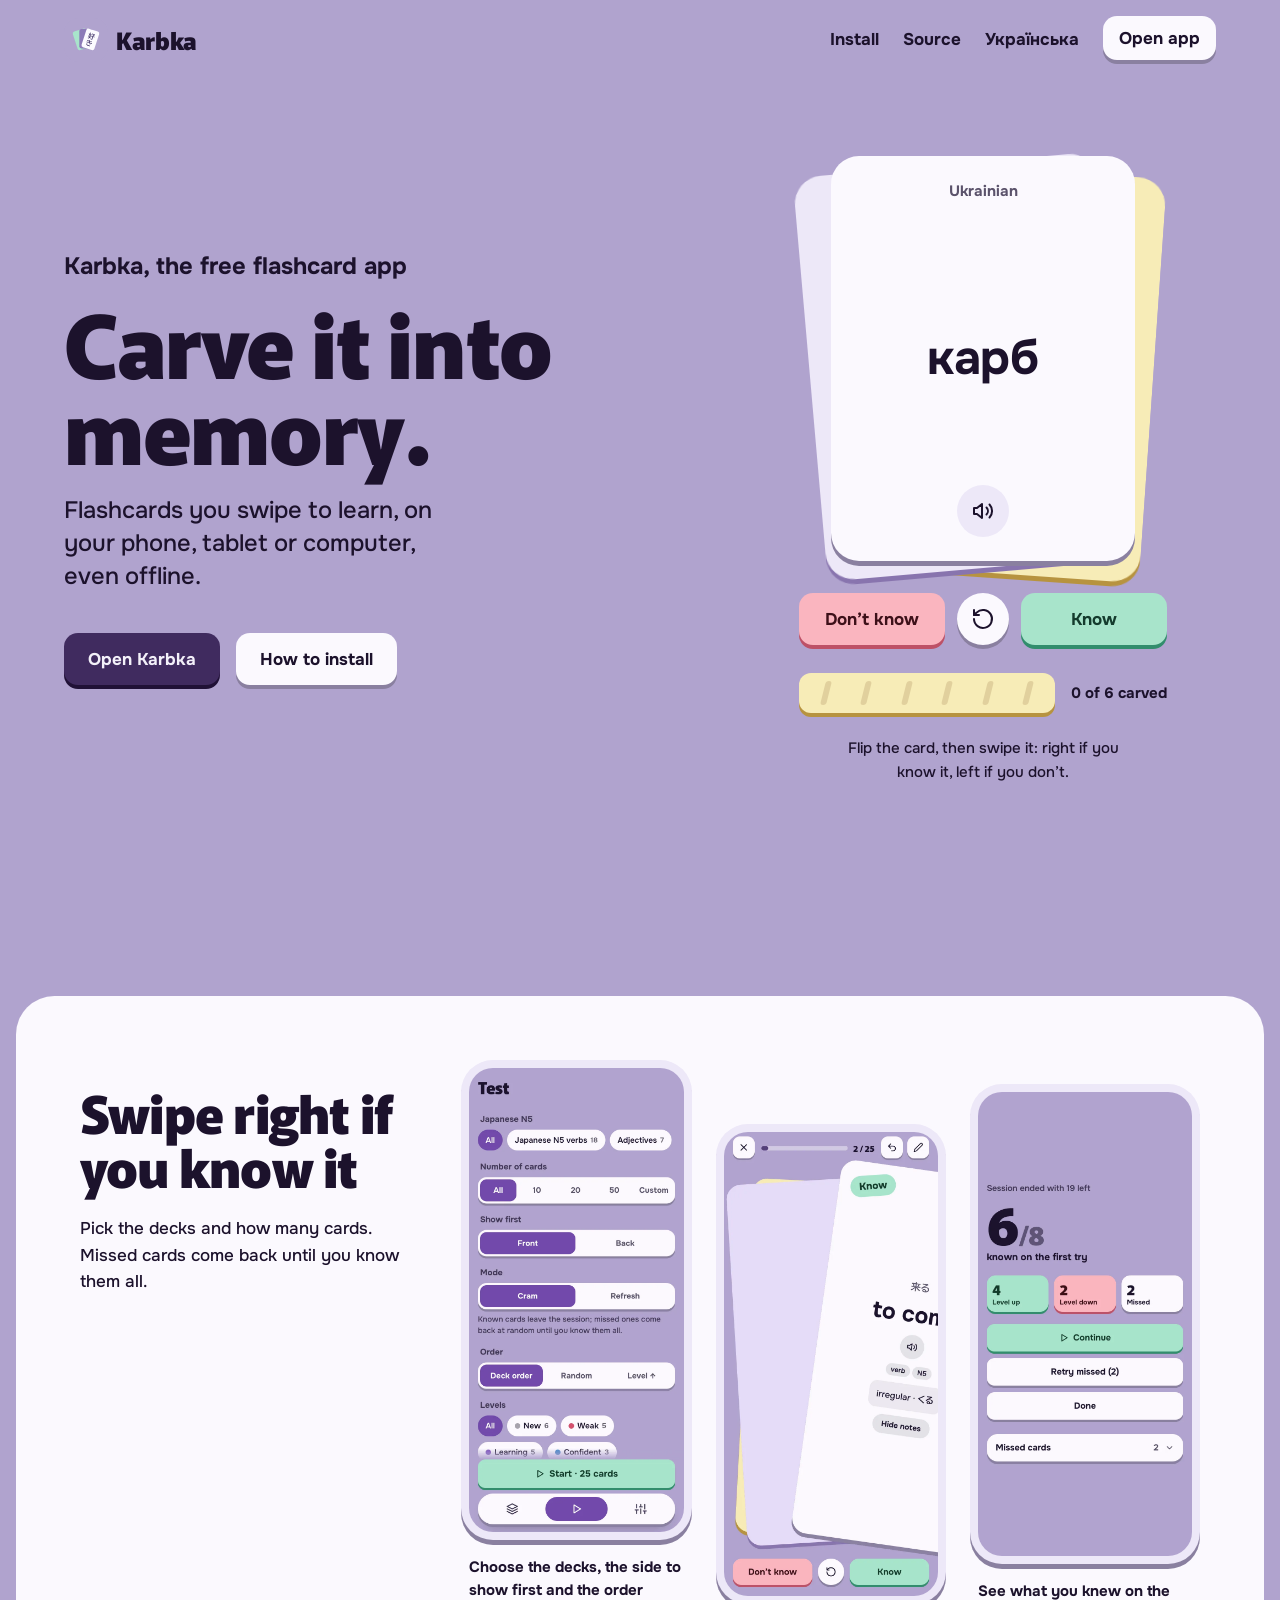
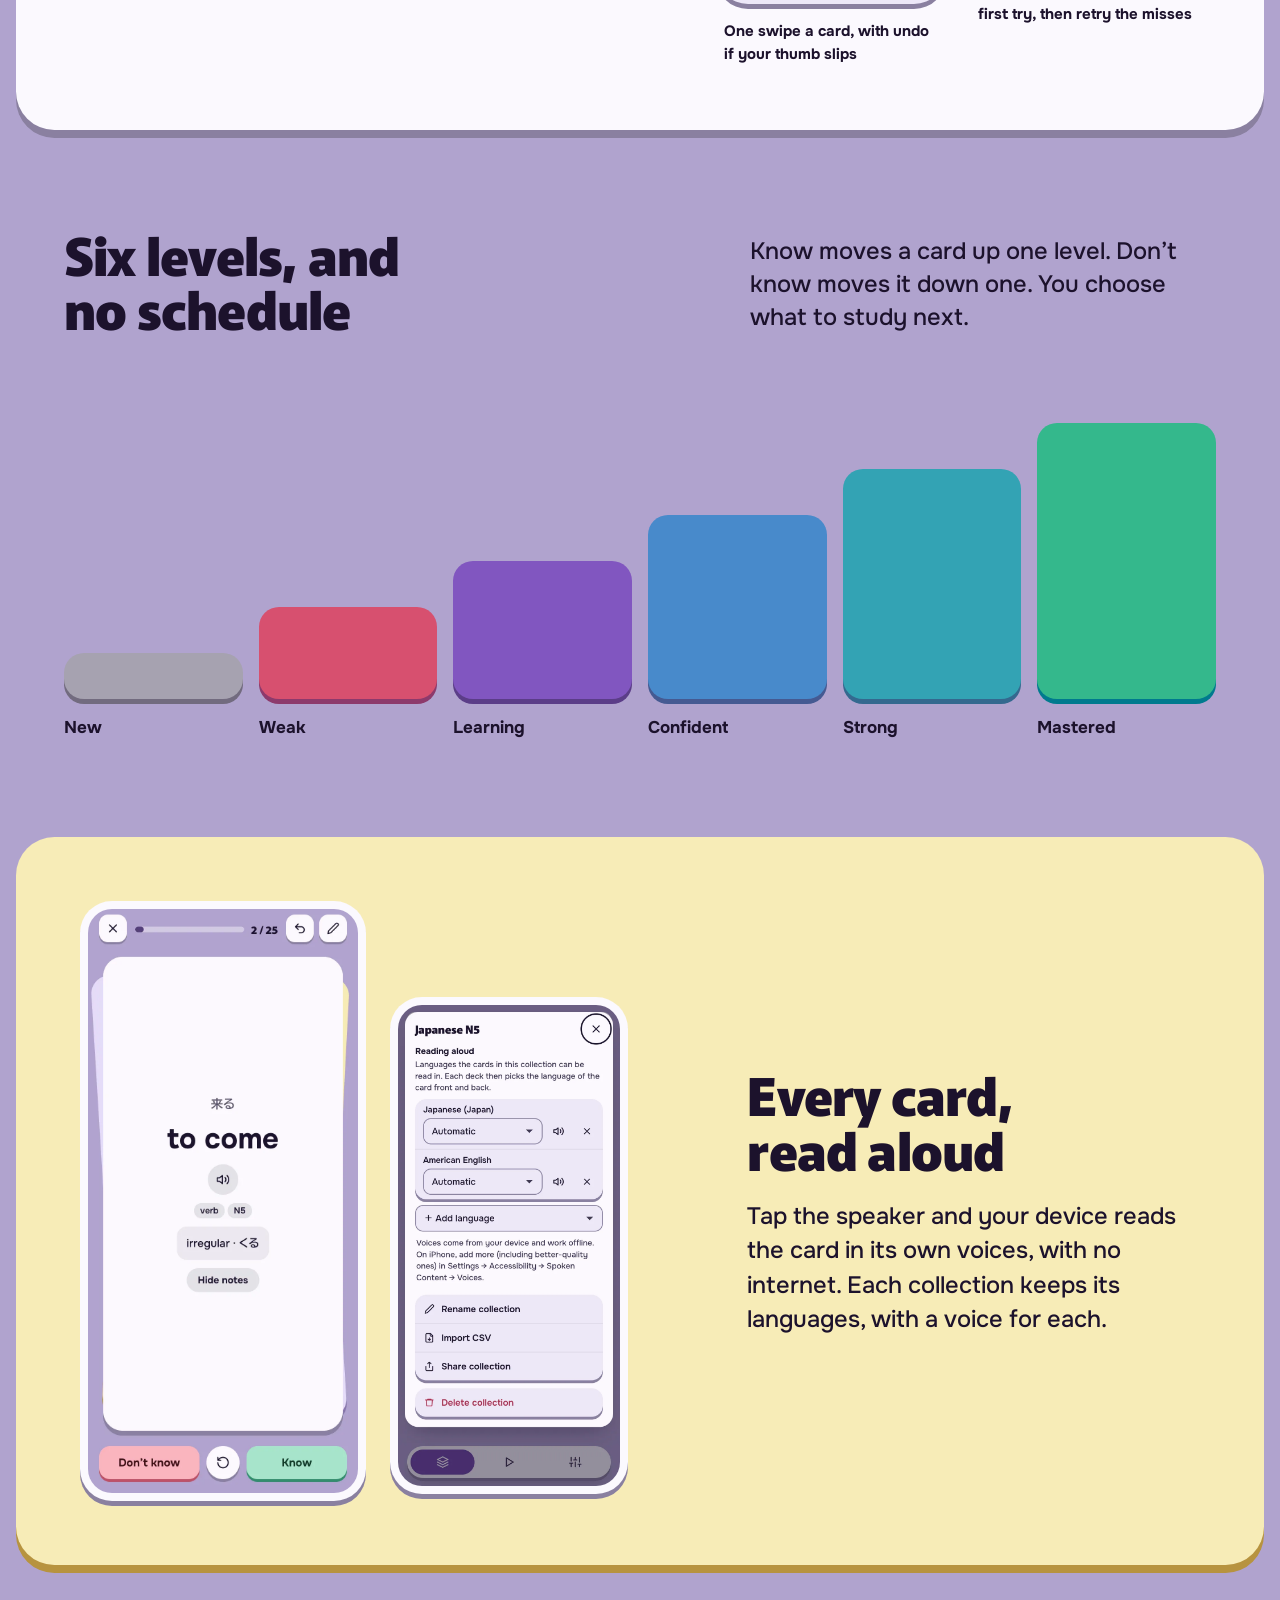
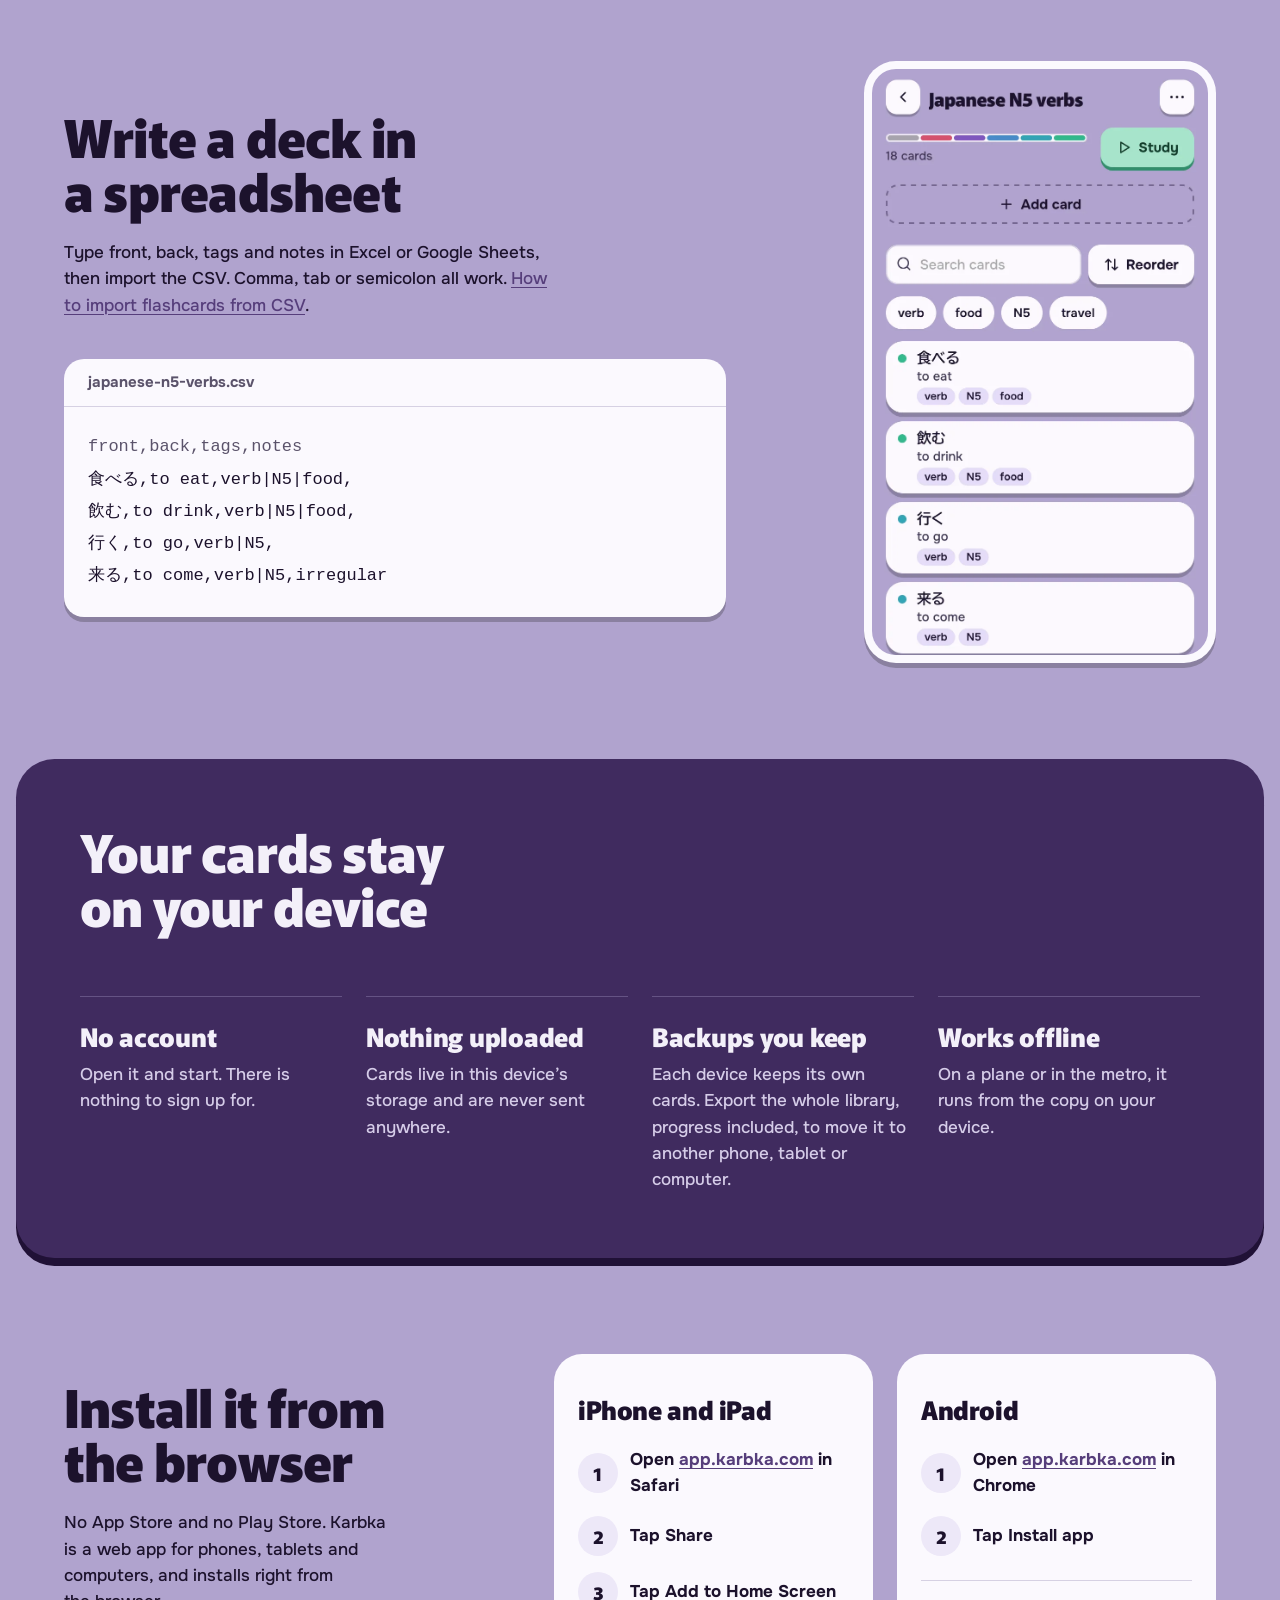
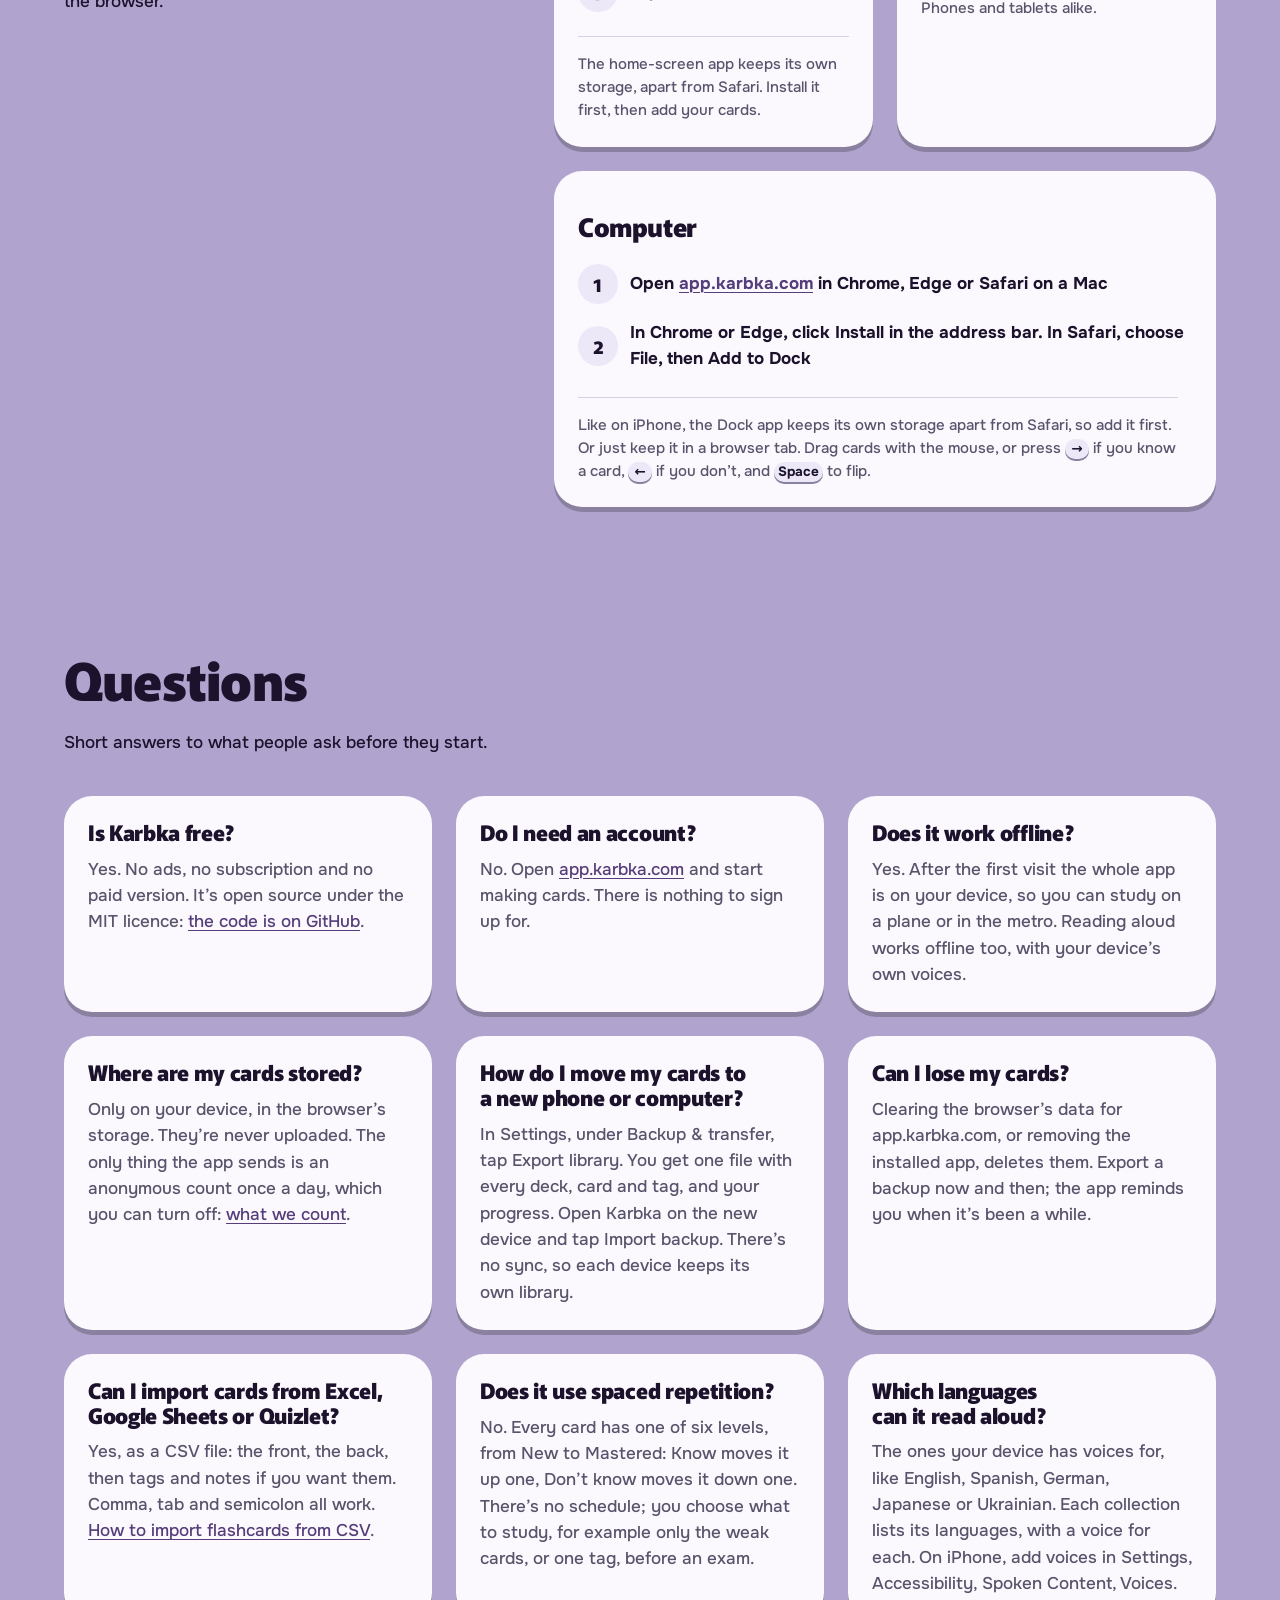
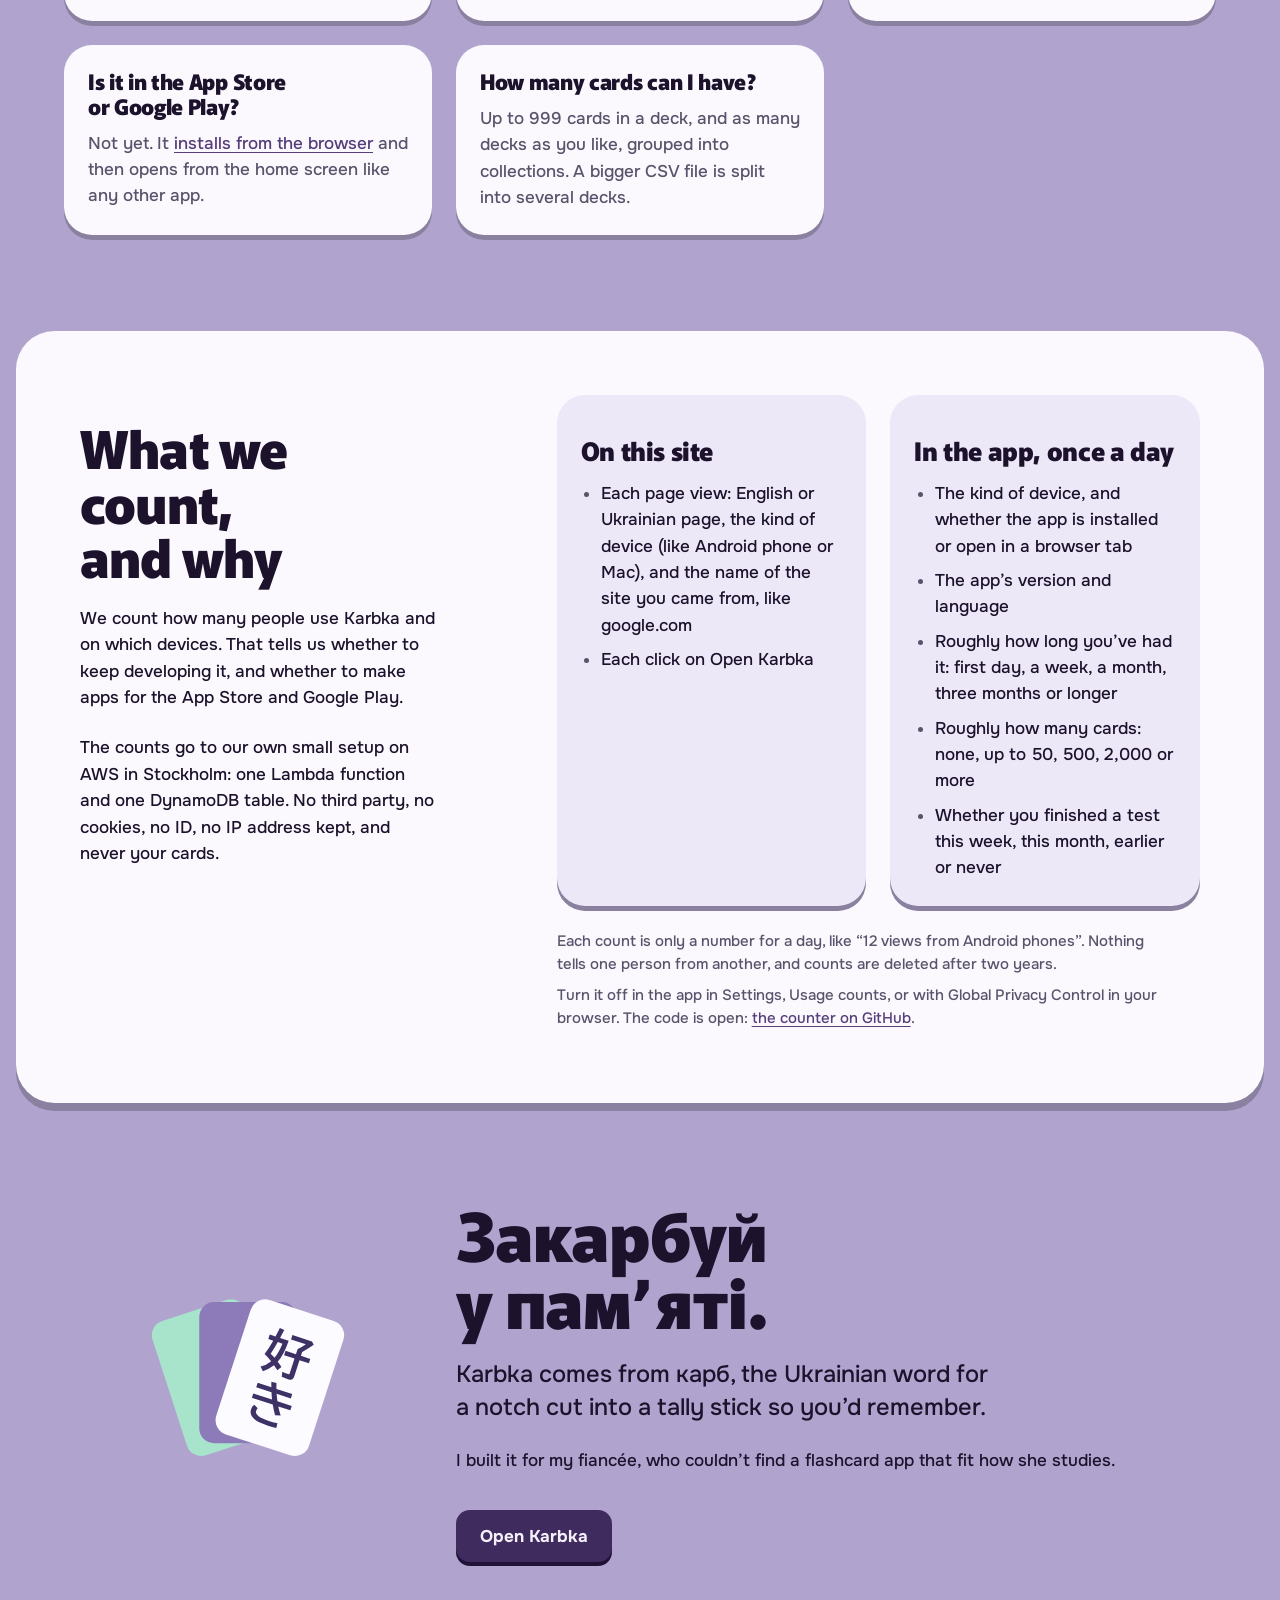
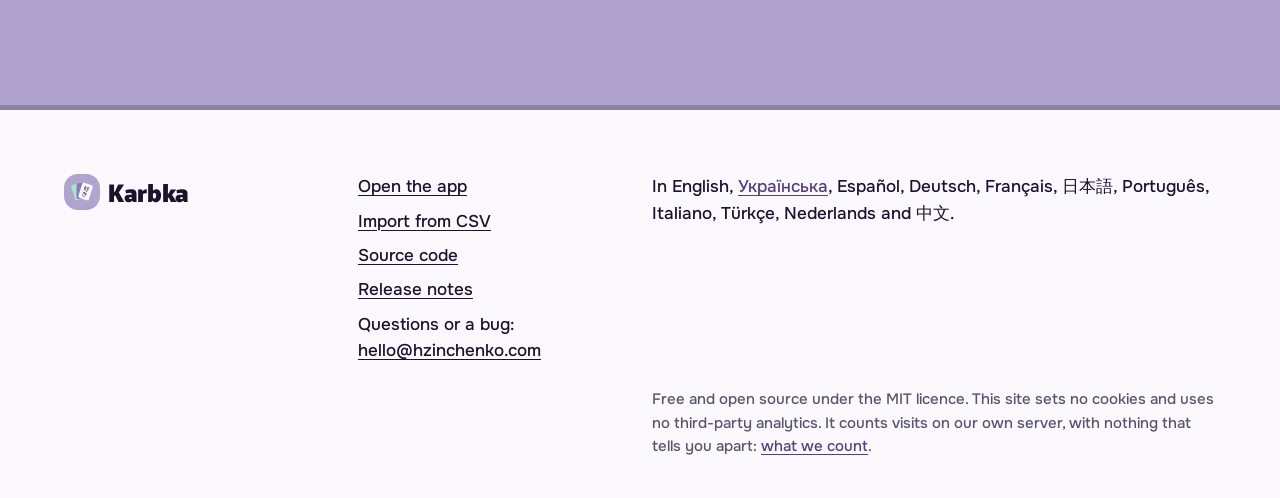
<file: index.html>
<!doctype html>
<html lang="en">
<head>
  <meta charset="utf-8" />
  <meta name="viewport" content="width=device-width, initial-scale=1, viewport-fit=cover" />
  <title>Karbka: free flashcard app you swipe to learn, even offline</title>
  <meta name="description" content="Karbka is a free flashcard app for your phone, tablet or computer. Swipe right if you know a card, left if you don't. No account, and it works offline." />
  <meta name="robots" content="index, follow, max-image-preview:large, max-snippet:-1, max-video-preview:-1" />
  <meta name="author" content="Hlib Zinchenko" />
  <meta name="application-name" content="Karbka" />
  <meta name="apple-mobile-web-app-title" content="Karbka" />
  <meta name="format-detection" content="telephone=no" />
  <link rel="canonical" href="https://karbka.com/" />
  <link rel="alternate" hreflang="en" href="https://karbka.com/" />
  <link rel="alternate" hreflang="uk" href="https://karbka.com/ua/" />
  <link rel="alternate" hreflang="x-default" href="https://karbka.com/" />
  <link rel="alternate" type="text/plain" href="/llms.txt" title="Karbka for language models" />
  <meta name="theme-color" content="#b0a3ce" />
  <meta name="color-scheme" content="light" />
  <link rel="icon" href="/favicon.svg" type="image/svg+xml" />
  <link rel="icon" href="/favicon.ico" sizes="32x32" />
  <link rel="apple-touch-icon" href="/img/apple-touch-icon-180x180.png" />
  <link rel="manifest" href="/site.webmanifest" />

  <meta property="og:type" content="website" />
  <meta property="og:site_name" content="Karbka" />
  <meta property="og:locale" content="en_US" />
  <meta property="og:locale:alternate" content="uk_UA" />
  <meta property="og:url" content="https://karbka.com/" />
  <meta property="og:title" content="Karbka, carve it into memory" />
  <meta property="og:description" content="Flashcards you swipe to learn, on your phone, tablet or computer, even offline. Free, no account, your cards stay on your device." />
  <meta property="og:image" content="https://karbka.com/img/og-image.png" />
  <meta property="og:image:secure_url" content="https://karbka.com/img/og-image.png" />
  <meta property="og:image:type" content="image/png" />
  <meta property="og:image:width" content="1200" />
  <meta property="og:image:height" content="630" />
  <meta property="og:image:alt" content="Karbka: three fanned flashcards, the top one reading 好き, the slogan Carve it into memory, and the words Free, No account, Works offline." />
  <meta name="twitter:card" content="summary_large_image" />
  <meta name="twitter:title" content="Karbka, carve it into memory" />
  <meta name="twitter:description" content="Flashcards you swipe to learn, on your phone, tablet or computer, even offline. Free, no account, your cards stay on your device." />
  <meta name="twitter:image" content="https://karbka.com/img/og-image.png" />
  <meta name="twitter:image:alt" content="Karbka: three fanned flashcards, the top one reading 好き, the slogan Carve it into memory, and the words Free, No account, Works offline." />

  <script type="application/ld+json">
  {
    "@context": "https://schema.org",
    "@graph": [
      {
        "@type": "WebSite",
        "@id": "https://karbka.com/#website",
        "url": "https://karbka.com/",
        "name": "Karbka",
        "alternateName": "Карбка",
        "inLanguage": [
          "en",
          "uk"
        ],
        "publisher": {
          "@id": "https://karbka.com/#author"
        }
      },
      {
        "@type": "WebPage",
        "@id": "https://karbka.com/#webpage",
        "url": "https://karbka.com/",
        "name": "Karbka: free flashcard app you swipe to learn, even offline",
        "description": "Karbka is a free flashcard app for your phone, tablet or computer. Swipe right if you know a card, left if you don't. No account, and it works offline.",
        "inLanguage": "en",
        "isPartOf": {
          "@id": "https://karbka.com/#website"
        },
        "about": {
          "@id": "https://karbka.com/#app"
        },
        "mainEntity": {
          "@id": "https://karbka.com/#app"
        },
        "primaryImageOfPage": {
          "@type": "ImageObject",
          "url": "https://karbka.com/img/og-image.png",
          "width": 1200,
          "height": 630
        },
        "dateModified": "2026-11-09"
      },
      {
        "@type": [
          "SoftwareApplication",
          "WebApplication"
        ],
        "@id": "https://karbka.com/#app",
        "name": "Karbka",
        "alternateName": "Карбка",
        "slogan": "Carve it into memory.",
        "description": "Offline flashcards for phones, tablets and computers that install from the browser. Tap a card to flip it, swipe right if you know it and left if you don't; on a computer, drag with the mouse or press the arrow keys. No account, and your cards never leave your device.",
        "url": "https://karbka.com/",
        "installUrl": "https://app.karbka.com/",
        "applicationCategory": "EducationalApplication",
        "applicationSubCategory": "Flashcards",
        "operatingSystem": "iOS, iPadOS, Android, Windows, macOS, Linux",
        "browserRequirements": "Safari on iPhone and iPad, Chrome on Android phones and tablets, Chrome or Edge on a computer, Safari on a Mac.",
        "isAccessibleForFree": true,
        "offers": {
          "@type": "Offer",
          "price": "0",
          "priceCurrency": "USD",
          "availability": "https://schema.org/InStock"
        },
        "featureList": [
          "Swipe right if you know a card, left if you don't, with undo",
          "Works on phones, tablets and computers; on a computer, drag with the mouse or use the keyboard",
          "Cram mode brings missed cards back until you know them all",
          "Six levels per card, from New to Mastered, with no fixed schedule",
          "Cards read aloud with the device's own voices, offline",
          "Decks grouped into collections, up to 999 cards a deck",
          "Import and export CSV from Excel or Google Sheets",
          "Back up the whole library, progress included, to one file",
          "Works offline, no account, cards never leave the device",
          "Interface in 11 languages"
        ],
        "inLanguage": [
          "en",
          "uk",
          "es",
          "de",
          "fr",
          "ja",
          "pt",
          "it",
          "tr",
          "nl",
          "zh"
        ],
        "image": "https://karbka.com/img/og-image.png",
        "screenshot": [
          {
            "@type": "ImageObject",
            "url": "https://karbka.com/img/test-swipe.webp",
            "width": 390,
            "height": 844,
            "caption": "A card being swiped right, with a Know badge"
          },
          {
            "@type": "ImageObject",
            "url": "https://karbka.com/img/test-setup.webp",
            "width": 390,
            "height": 844,
            "caption": "Test setup: decks, number of cards, which side first, mode and order"
          },
          {
            "@type": "ImageObject",
            "url": "https://karbka.com/img/summary.webp",
            "width": 390,
            "height": 844,
            "caption": "Summary after a test: what you knew on the first try"
          },
          {
            "@type": "ImageObject",
            "url": "https://karbka.com/img/test-back.webp",
            "width": 390,
            "height": 844,
            "caption": "The back of a card, with a speaker button, tags and a note"
          },
          {
            "@type": "ImageObject",
            "url": "https://karbka.com/img/collection-settings.webp",
            "width": 390,
            "height": 844,
            "caption": "Collection settings: a language and a voice for each"
          },
          {
            "@type": "ImageObject",
            "url": "https://karbka.com/img/deck.webp",
            "width": 390,
            "height": 844,
            "caption": "A deck imported from CSV, each card with its tags"
          }
        ],
        "license": "https://opensource.org/licenses/MIT",
        "author": {
          "@id": "https://karbka.com/#author"
        },
        "publisher": {
          "@id": "https://karbka.com/#author"
        },
        "sameAs": [
          "https://app.karbka.com/",
          "https://github.com/hlib-zinchenko/karbka"
        ]
      },
      {
        "@type": "SoftwareSourceCode",
        "@id": "https://karbka.com/#source",
        "name": "Karbka source code",
        "codeRepository": "https://github.com/hlib-zinchenko/karbka",
        "programmingLanguage": [
          "TypeScript",
          "Svelte"
        ],
        "license": "https://opensource.org/licenses/MIT",
        "author": {
          "@id": "https://karbka.com/#author"
        },
        "targetProduct": {
          "@id": "https://karbka.com/#app"
        }
      },
      {
        "@type": "Person",
        "@id": "https://karbka.com/#author",
        "name": "Hlib Zinchenko",
        "url": "https://github.com/hlib-zinchenko",
        "email": "mailto:hello@hzinchenko.com"
      },
      {
        "@type": "FAQPage",
        "@id": "https://karbka.com/#faq",
        "url": "https://karbka.com/#faq",
        "inLanguage": "en",
        "isPartOf": {
          "@id": "https://karbka.com/#webpage"
        },
        "mainEntity": [
          {
            "@type": "Question",
            "name": "Is Karbka free?",
            "acceptedAnswer": {
              "@type": "Answer",
              "text": "Yes. No ads, no subscription and no paid version. It’s open source under the MIT licence: the code is on GitHub."
            }
          },
          {
            "@type": "Question",
            "name": "Do I need an account?",
            "acceptedAnswer": {
              "@type": "Answer",
              "text": "No. Open app.karbka.com and start making cards. There is nothing to sign up for."
            }
          },
          {
            "@type": "Question",
            "name": "Does it work offline?",
            "acceptedAnswer": {
              "@type": "Answer",
              "text": "Yes. After the first visit the whole app is on your device, so you can study on a plane or in the metro. Reading aloud works offline too, with your device’s own voices."
            }
          },
          {
            "@type": "Question",
            "name": "Where are my cards stored?",
            "acceptedAnswer": {
              "@type": "Answer",
              "text": "Only on your device, in the browser’s storage. They’re never uploaded. The only thing the app sends is an anonymous count once a day, which you can turn off: what we count."
            }
          },
          {
            "@type": "Question",
            "name": "How do I move my cards to a new phone or computer?",
            "acceptedAnswer": {
              "@type": "Answer",
              "text": "In Settings, under Backup & transfer, tap Export library. You get one file with every deck, card and tag, and your progress. Open Karbka on the new device and tap Import backup. There’s no sync, so each device keeps its own library."
            }
          },
          {
            "@type": "Question",
            "name": "Can I lose my cards?",
            "acceptedAnswer": {
              "@type": "Answer",
              "text": "Clearing the browser’s data for app.karbka.com, or removing the installed app, deletes them. Export a backup now and then; the app reminds you when it’s been a while."
            }
          },
          {
            "@type": "Question",
            "name": "Can I import cards from Excel, Google Sheets or Quizlet?",
            "acceptedAnswer": {
              "@type": "Answer",
              "text": "Yes, as a CSV file: the front, the back, then tags and notes if you want them. Comma, tab and semicolon all work. How to import flashcards from CSV."
            }
          },
          {
            "@type": "Question",
            "name": "Does it use spaced repetition?",
            "acceptedAnswer": {
              "@type": "Answer",
              "text": "No. Every card has one of six levels, from New to Mastered: Know moves it up one, Don’t know moves it down one. There’s no schedule; you choose what to study, for example only the weak cards, or one tag, before an exam."
            }
          },
          {
            "@type": "Question",
            "name": "Which languages can it read aloud?",
            "acceptedAnswer": {
              "@type": "Answer",
              "text": "The ones your device has voices for, like English, Spanish, German, Japanese or Ukrainian. Each collection lists its languages, with a voice for each. On iPhone, add voices in Settings, Accessibility, Spoken Content, Voices."
            }
          },
          {
            "@type": "Question",
            "name": "Is it in the App Store or Google Play?",
            "acceptedAnswer": {
              "@type": "Answer",
              "text": "Not yet. It installs from the browser and then opens from the home screen like any other app."
            }
          },
          {
            "@type": "Question",
            "name": "How many cards can I have?",
            "acceptedAnswer": {
              "@type": "Answer",
              "text": "Up to 999 cards in a deck, and as many decks as you like, grouped into collections. A bigger CSV file is split into several decks."
            }
          }
        ]
      }
    ]
  }
  </script>

  <link rel="preload" href="/fonts/murecho-latin-wght-normal.woff2" as="font" type="font/woff2" crossorigin />
  <link rel="preload" href="/fonts/onest-latin-wght-normal.woff2" as="font" type="font/woff2" crossorigin />
  <link rel="stylesheet" href="/styles.css" />
  <script>document.documentElement.classList.add('js');</script>
  <script src="/site.js" defer></script>
</head>
<body>
  <a class="skip" href="#main">Skip to content</a>

  <header class="nav wrap">
    <a class="brand" href="/" aria-label="Karbka, home">
      <img src="/img/icon.svg" width="44" height="44" alt="" />
      <span>Karbka</span>
    </a>
    <nav class="nav-links" aria-label="Main">
      <a href="#install">Install</a>
      <a class="nav-source" href="https://github.com/hlib-zinchenko/karbka">Source</a>
      <a class="nav-lang" href="/ua/" hreflang="uk" lang="uk">Українська</a>
      <a class="btn btn-small" href="https://app.karbka.com/">Open app</a>
    </nav>
  </header>

  <main id="main">
    <!-- Hero: the headline beside a deck the visitor can study. -->
    <section class="hero wrap" aria-labelledby="hero-h">
      <div class="hero-copy">
        <h1 id="hero-h"><span class="hero-kicker">Karbka, the free flashcard app</span> Carve it into memory.</h1>
        <p class="lede">Flashcards you swipe to learn, on your phone, tablet or computer, even offline.</p>
        <div class="actions">
          <a class="btn btn-primary" href="https://app.karbka.com/">Open Karbka</a>
          <a class="btn" href="#install">How to install</a>
        </div>
      </div>

      <figure class="demo" data-demo>
        <div class="deck" data-deck>
          <div class="card" data-lang="uk-UA">
            <div class="card-inner">
              <div class="face face-front">
                <span class="card-lang">Ukrainian</span>
                <span class="card-word" lang="uk">карб</span>
              </div>
              <div class="face face-back">
                <span class="card-hint" lang="uk">карб</span>
                <span class="card-word card-word-back">a notch cut in a tally stick, so you remember</span>
                <span class="tags"><span>noun</span></span>
              </div>
            </div>
          </div>
          <div class="card" data-lang="ja-JP">
            <div class="card-inner">
              <div class="face face-front">
                <span class="card-lang">Japanese</span>
                <span class="card-word" lang="ja">好き</span>
              </div>
              <div class="face face-back">
                <span class="card-hint" lang="ja">すき</span>
                <span class="card-word card-word-back">liked, loved</span>
                <span class="tags"><span>adjective</span><span>N5</span></span>
              </div>
            </div>
          </div>
          <div class="card" data-lang="es-ES">
            <div class="card-inner">
              <div class="face face-front">
                <span class="card-lang">Spanish</span>
                <span class="card-word" lang="es">recordar</span>
              </div>
              <div class="face face-back">
                <span class="card-hint" lang="es">recordar</span>
                <span class="card-word card-word-back">to remember</span>
                <span class="tags"><span>verb</span></span>
              </div>
            </div>
          </div>
          <div class="card" data-lang="de-DE">
            <div class="card-inner">
              <div class="face face-front">
                <span class="card-lang">German</span>
                <span class="card-word" lang="de">das Gedächtnis</span>
              </div>
              <div class="face face-back">
                <span class="card-hint" lang="de">das Gedächtnis</span>
                <span class="card-word card-word-back">memory</span>
                <span class="tags"><span>noun</span></span>
              </div>
            </div>
          </div>
          <div class="card" data-lang="fr-FR">
            <div class="card-inner">
              <div class="face face-front">
                <span class="card-lang">French</span>
                <span class="card-word" lang="fr">par cœur</span>
              </div>
              <div class="face face-back">
                <span class="card-hint" lang="fr">par cœur</span>
                <span class="card-word card-word-back">by heart</span>
                <span class="tags"><span>phrase</span></span>
              </div>
            </div>
          </div>
          <div class="card" data-lang="uk-UA">
            <div class="card-inner">
              <div class="face face-front">
                <span class="card-lang">Ukrainian</span>
                <span class="card-word" lang="uk">закарбувати</span>
              </div>
              <div class="face face-back">
                <span class="card-hint" lang="uk">закарбувати</span>
                <span class="card-word card-word-back">to carve into memory</span>
                <span class="tags"><span>verb</span></span>
              </div>
            </div>
          </div>

          <div class="deck-done" data-done hidden>
            <p class="deck-done-title">All six carved.</p>
            <p>Now make a deck of your own words.</p>
            <button class="btn btn-mint" type="button" data-restart>Study again</button>
          </div>

          <button class="speak" type="button" data-speak aria-label="Read the card aloud" hidden>
            <svg viewBox="0 0 24 24" width="24" height="24" aria-hidden="true"><path d="M11 5 6 9H3v6h3l5 4z" /><path d="M15.5 8.5a5 5 0 0 1 0 7" /><path d="M18.5 5.5a9.5 9.5 0 0 1 0 13" /></svg>
          </button>
        </div>

        <div class="demo-controls" data-controls>
          <button class="btn btn-rose" type="button" data-answer="miss">Don’t know</button>
          <button class="btn btn-round" type="button" data-flip aria-label="Flip the card">
            <svg viewBox="0 0 24 24" width="24" height="24" aria-hidden="true"><path d="M3 12a9 9 0 1 0 2.6-6.4L3 8" /><path d="M3 3v5h5" /></svg>
          </button>
          <button class="btn btn-mint" type="button" data-answer="know">Know</button>
        </div>

        <div class="tally" data-tally role="progressbar" aria-label="Cards carved" aria-valuemin="0" aria-valuemax="6" aria-valuenow="0">
          <div class="stick" data-stick aria-hidden="true"></div>
          <span class="tally-count" data-count>0 of 6 carved</span>
        </div>

        <figcaption>Flip the card, then swipe it: right if you know it, left if you don’t.</figcaption>
        <p class="visually-hidden" aria-live="polite" data-status></p>
      </figure>
    </section>

    <!-- A study session, in the app's own screenshots. -->
    <section class="sheet study" aria-labelledby="study-h">
      <div class="study-head">
        <h2 id="study-h">Swipe right if you know it</h2>
        <p>Pick the decks and how many cards. Missed cards come back until you know them all.</p>
      </div>
      <ol class="shots">
        <li>
          <figure class="shot">
            <img src="/img/test-setup.webp" width="390" height="844" loading="lazy" alt="Test setup: decks, number of cards, which side first, mode and order" />
          </figure>
          <p class="shot-caption">Choose the decks, the side to show first and the order</p>
        </li>
        <li>
          <figure class="shot">
            <img src="/img/test-swipe.webp" width="390" height="844" loading="lazy" alt="A card being swiped right, with a Know badge on it" />
          </figure>
          <p class="shot-caption">One swipe a card, with undo if your thumb slips</p>
        </li>
        <li>
          <figure class="shot">
            <img src="/img/summary.webp" width="390" height="844" loading="lazy" alt="Summary: 6 of 8 known on the first try, with Continue and Retry missed" />
          </figure>
          <p class="shot-caption">See what you knew on the first try, then retry the misses</p>
        </li>
      </ol>
    </section>

    <!-- The six levels, drawn as the stairs a card climbs. -->
    <section class="levels wrap" aria-labelledby="levels-h">
      <div class="levels-head">
        <h2 id="levels-h">Six levels, and no schedule</h2>
        <p>Know moves a card up one level. Don’t know moves it down one. You choose what to study next.</p>
      </div>
      <ol class="stairs" aria-label="Card levels, from new to mastered">
        <li style="--n: 1" class="lv lv0"><span class="step" aria-hidden="true"></span><span class="step-name">New</span></li>
        <li style="--n: 2" class="lv lv1"><span class="step" aria-hidden="true"></span><span class="step-name">Weak</span></li>
        <li style="--n: 3" class="lv lv2"><span class="step" aria-hidden="true"></span><span class="step-name">Learning</span></li>
        <li style="--n: 4" class="lv lv3"><span class="step" aria-hidden="true"></span><span class="step-name">Confident</span></li>
        <li style="--n: 5" class="lv lv4"><span class="step" aria-hidden="true"></span><span class="step-name">Strong</span></li>
        <li style="--n: 6" class="lv lv5"><span class="step" aria-hidden="true"></span><span class="step-name">Mastered</span></li>
      </ol>
    </section>

    <!-- Reading aloud. -->
    <section class="sheet sheet-butter aloud" aria-labelledby="aloud-h">
      <div class="aloud-shots">
        <figure class="shot shot-lead">
          <img src="/img/test-back.webp" width="390" height="844" loading="lazy" alt="The back of a card: to come, with a speaker button, tags and a note" />
        </figure>
        <figure class="shot shot-side">
          <img src="/img/collection-settings.webp" width="390" height="844" loading="lazy" alt="Collection settings: Japanese and American English voices, each with a voice picker" />
        </figure>
      </div>
      <div class="aloud-copy">
        <h2 id="aloud-h">Every card, read aloud</h2>
        <p>Tap the speaker and your device reads the card in its own voices, with no internet. Each collection keeps its languages, with a voice for each.</p>
      </div>
    </section>

    <!-- CSV import: the file, and the deck it becomes. -->
    <section class="csv wrap" aria-labelledby="csv-h">
      <div class="csv-head">
        <h2 id="csv-h">Write a deck in a spreadsheet</h2>
        <p>Type front, back, tags and notes in Excel or Google Sheets, then import the CSV. Comma, tab or semicolon all work. <a href="/csv/">How to import flashcards from CSV</a>.</p>
      </div>
      <figure class="csv-file">
        <figcaption>japanese-n5-verbs.csv</figcaption>
        <pre><code><span class="csv-row csv-header">front,back,tags,notes</span>
<span class="csv-row" lang="ja">食べる,to eat,verb|N5|food,</span>
<span class="csv-row" lang="ja">飲む,to drink,verb|N5|food,</span>
<span class="csv-row" lang="ja">行く,to go,verb|N5,</span>
<span class="csv-row" lang="ja">来る,to come,verb|N5,irregular</span></code></pre>
      </figure>
      <figure class="shot shot-deck">
        <img src="/img/deck.webp" width="390" height="844" loading="lazy" alt="The imported deck, Japanese N5 verbs: to eat, to drink, to go, to come, each with its tags" />
      </figure>
    </section>

    <!-- Privacy, in plain facts. -->
    <section class="sheet sheet-plum private" aria-labelledby="private-h">
      <h2 id="private-h">Your cards stay on your device</h2>
      <dl class="facts">
        <div>
          <dt>No account</dt>
          <dd>Open it and start. There is nothing to sign up for.</dd>
        </div>
        <div>
          <dt>Nothing uploaded</dt>
          <dd>Cards live in this device’s storage and are never sent anywhere.</dd>
        </div>
        <div>
          <dt>Backups you keep</dt>
          <dd>Each device keeps its own cards. Export the whole library, progress included, to move it to another phone, tablet or computer.</dd>
        </div>
        <div>
          <dt>Works offline</dt>
          <dd>On a plane or in the metro, it runs from the copy on your device.</dd>
        </div>
      </dl>
    </section>

    <!-- Install: the job of the page. -->
    <section class="install wrap" id="install" aria-labelledby="install-h">
      <div class="install-head">
        <h2 id="install-h">Install it from the browser</h2>
        <p>No App Store and no Play Store. Karbka is a web app for phones, tablets and computers, and installs right from the browser.</p>
      </div>
      <div class="platforms">
        <section class="panel platform" aria-labelledby="ios-h">
          <h3 id="ios-h">iPhone and iPad</h3>
          <ol class="steps">
            <li><span>Open <a href="https://app.karbka.com/">app.karbka.com</a> in Safari</span></li>
            <li><span>Tap Share</span></li>
            <li><span>Tap Add to Home Screen</span></li>
          </ol>
          <p class="platform-note">The home-screen app keeps its own storage, apart from Safari. Install it first, then add your cards.</p>
        </section>
        <section class="panel platform" aria-labelledby="android-h">
          <h3 id="android-h">Android</h3>
          <ol class="steps">
            <li><span>Open <a href="https://app.karbka.com/">app.karbka.com</a> in Chrome</span></li>
            <li><span>Tap Install app</span></li>
          </ol>
          <p class="platform-note">Phones and tablets alike.</p>
        </section>
        <section class="panel platform platform-wide" aria-labelledby="computer-h">
          <h3 id="computer-h">Computer</h3>
          <ol class="steps">
            <li><span>Open <a href="https://app.karbka.com/">app.karbka.com</a> in Chrome, Edge or Safari on a Mac</span></li>
            <li><span>In Chrome or Edge, click Install in the address bar. In Safari, choose File, then Add to Dock</span></li>
          </ol>
          <p class="platform-note">Like on iPhone, the Dock app keeps its own storage apart from Safari, so add it first. Or just keep it in a browser tab. Drag cards with the mouse, or press <kbd>→</kbd> if you know a card, <kbd>←</kbd> if you don’t, and <kbd>Space</kbd> to flip.</p>
        </section>
      </div>
    </section>

    <!-- Questions people ask before they start; the same questions are the FAQPage in the JSON-LD. -->
    <section class="faq wrap" id="faq" aria-labelledby="faq-h">
      <div class="faq-head">
        <h2 id="faq-h">Questions</h2>
        <p>Short answers to what people ask before they start.</p>
      </div>
      <div class="faq-list">
        <div class="panel faq-item">
          <h3 id="faq-1">Is Karbka free?</h3>
          <p>Yes. No ads, no subscription and no paid version. It’s open source under the MIT licence: <a href="https://github.com/hlib-zinchenko/karbka">the code is on GitHub</a>.</p>
        </div>
        <div class="panel faq-item">
          <h3 id="faq-2">Do I need an account?</h3>
          <p>No. Open <a href="https://app.karbka.com/">app.karbka.com</a> and start making cards. There is nothing to sign up for.</p>
        </div>
        <div class="panel faq-item">
          <h3 id="faq-3">Does it work offline?</h3>
          <p>Yes. After the first visit the whole app is on your device, so you can study on a plane or in the metro. Reading aloud works offline too, with your device’s own voices.</p>
        </div>
        <div class="panel faq-item">
          <h3 id="faq-4">Where are my cards stored?</h3>
          <p>Only on your device, in the browser’s storage. They’re never uploaded. The only thing the app sends is an anonymous count once a day, which you can turn off: <a href="#counts">what we count</a>.</p>
        </div>
        <div class="panel faq-item">
          <h3 id="faq-5">How do I move my cards to a new phone or computer?</h3>
          <p>In Settings, under Backup &amp; transfer, tap Export library. You get one file with every deck, card and tag, and your progress. Open Karbka on the new device and tap Import backup. There’s no sync, so each device keeps its own library.</p>
        </div>
        <div class="panel faq-item">
          <h3 id="faq-6">Can I lose my cards?</h3>
          <p>Clearing the browser’s data for app.karbka.com, or removing the installed app, deletes them. Export a backup now and then; the app reminds you when it’s been a while.</p>
        </div>
        <div class="panel faq-item">
          <h3 id="faq-7">Can I import cards from Excel, Google Sheets or Quizlet?</h3>
          <p>Yes, as a CSV file: the front, the back, then tags and notes if you want them. Comma, tab and semicolon all work. <a href="/csv/">How to import flashcards from CSV</a>.</p>
        </div>
        <div class="panel faq-item">
          <h3 id="faq-8">Does it use spaced repetition?</h3>
          <p>No. Every card has one of six levels, from New to Mastered: Know moves it up one, Don’t know moves it down one. There’s no schedule; you choose what to study, for example only the weak cards, or one tag, before an exam.</p>
        </div>
        <div class="panel faq-item">
          <h3 id="faq-9">Which languages can it read aloud?</h3>
          <p>The ones your device has voices for, like English, Spanish, German, Japanese or Ukrainian. Each collection lists its languages, with a voice for each. On iPhone, add voices in Settings, Accessibility, Spoken Content, Voices.</p>
        </div>
        <div class="panel faq-item">
          <h3 id="faq-10">Is it in the App Store or Google Play?</h3>
          <p>Not yet. It <a href="#install">installs from the browser</a> and then opens from the home screen like any other app.</p>
        </div>
        <div class="panel faq-item">
          <h3 id="faq-11">How many cards can I have?</h3>
          <p>Up to 999 cards in a deck, and as many decks as you like, grouped into collections. A bigger CSV file is split into several decks.</p>
        </div>
      </div>
    </section>

    <!-- What we count, and why: the only data that leaves anyone's device. -->
    <section class="sheet counts" id="counts" aria-labelledby="counts-h">
      <div class="counts-head">
        <h2 id="counts-h">What we count, and why</h2>
        <p>We count how many people use Karbka and on which devices. That tells us whether to keep developing it, and whether to make apps for the App Store and Google Play.</p>
        <p>The counts go to our own small setup on AWS in Stockholm: one Lambda function and one DynamoDB table. No third party, no cookies, no ID, no IP address kept, and never your cards.</p>
      </div>
      <div class="counts-lists">
        <section class="panel counts-list" aria-labelledby="counts-site-h">
          <h3 id="counts-site-h">On this site</h3>
          <ul>
            <li>Each page view: English or Ukrainian page, the kind of device (like Android phone or Mac), and the name of the site you came from, like google.com</li>
            <li>Each click on Open Karbka</li>
          </ul>
        </section>
        <section class="panel counts-list" aria-labelledby="counts-app-h">
          <h3 id="counts-app-h">In the app, once a day</h3>
          <ul>
            <li>The kind of device, and whether the app is installed or open in a browser tab</li>
            <li>The app’s version and language</li>
            <li>Roughly how long you’ve had it: first day, a week, a month, three months or longer</li>
            <li>Roughly how many cards: none, up to 50, 500, 2,000 or more</li>
            <li>Whether you finished a test this week, this month, earlier or never</li>
          </ul>
        </section>
        <div class="counts-note">
          <p>Each count is only a number for a day, like “12 views from Android phones”. Nothing tells one person from another, and counts are deleted after two years.</p>
          <p>Turn it off in the app in Settings, Usage counts, or with Global Privacy Control in your browser. The code is open: <a href="https://github.com/hlib-zinchenko/karbka/tree/main/infra/usage-counter">the counter on GitHub</a>.</p>
        </div>
      </div>
    </section>

    <!-- Close: the name, and the action once more. -->
    <section class="close wrap" aria-labelledby="close-h">
      <img class="close-icon" src="/img/icon.svg" width="240" height="240" alt="" loading="lazy" />
      <div class="close-copy">
        <h2 id="close-h" lang="uk">Закарбуй у памʼяті.</h2>
        <p class="close-name">Karbka comes from <span lang="uk">карб</span>, the Ukrainian word for a notch cut into a tally stick so you’d remember.</p>
        <p>I built it for my fiancée, who couldn’t find a flashcard app that fit how she studies.</p>
        <a class="btn btn-primary" href="https://app.karbka.com/">Open Karbka</a>
      </div>
    </section>
  </main>

  <footer class="footer">
    <div class="wrap footer-inner">
      <a class="brand" href="/" aria-label="Karbka, home">
        <img src="/img/icon.svg" width="36" height="36" alt="" />
        <span>Karbka</span>
      </a>
      <ul class="footer-links">
        <li><a href="https://app.karbka.com/">Open the app</a></li>
        <li><a href="/csv/">Import from CSV</a></li>
        <li><a href="https://github.com/hlib-zinchenko/karbka">Source code</a></li>
        <li><a href="https://github.com/hlib-zinchenko/karbka/releases">Release notes</a></li>
        <li>Questions or a bug: <a href="mailto:hello@hzinchenko.com">hello@hzinchenko.com</a></li>
      </ul>
      <p class="footer-langs">In English, <a href="/ua/" hreflang="uk" lang="uk">Українська</a>, <span lang="es">Español</span>, <span lang="de">Deutsch</span>, <span lang="fr">Français</span>, <span lang="ja">日本語</span>, <span lang="pt">Português</span>, <span lang="it">Italiano</span>, <span lang="tr">Türkçe</span>, <span lang="nl">Nederlands</span> and <span lang="zh">中文</span>.</p>
      <p class="footer-small">Free and open source under the MIT licence. This site sets no cookies and uses no third-party analytics. It counts visits on our own server, with nothing that tells you apart: <a href="#counts">what we count</a>.</p>
    </div>
  </footer>
</body>
</html>
</file>
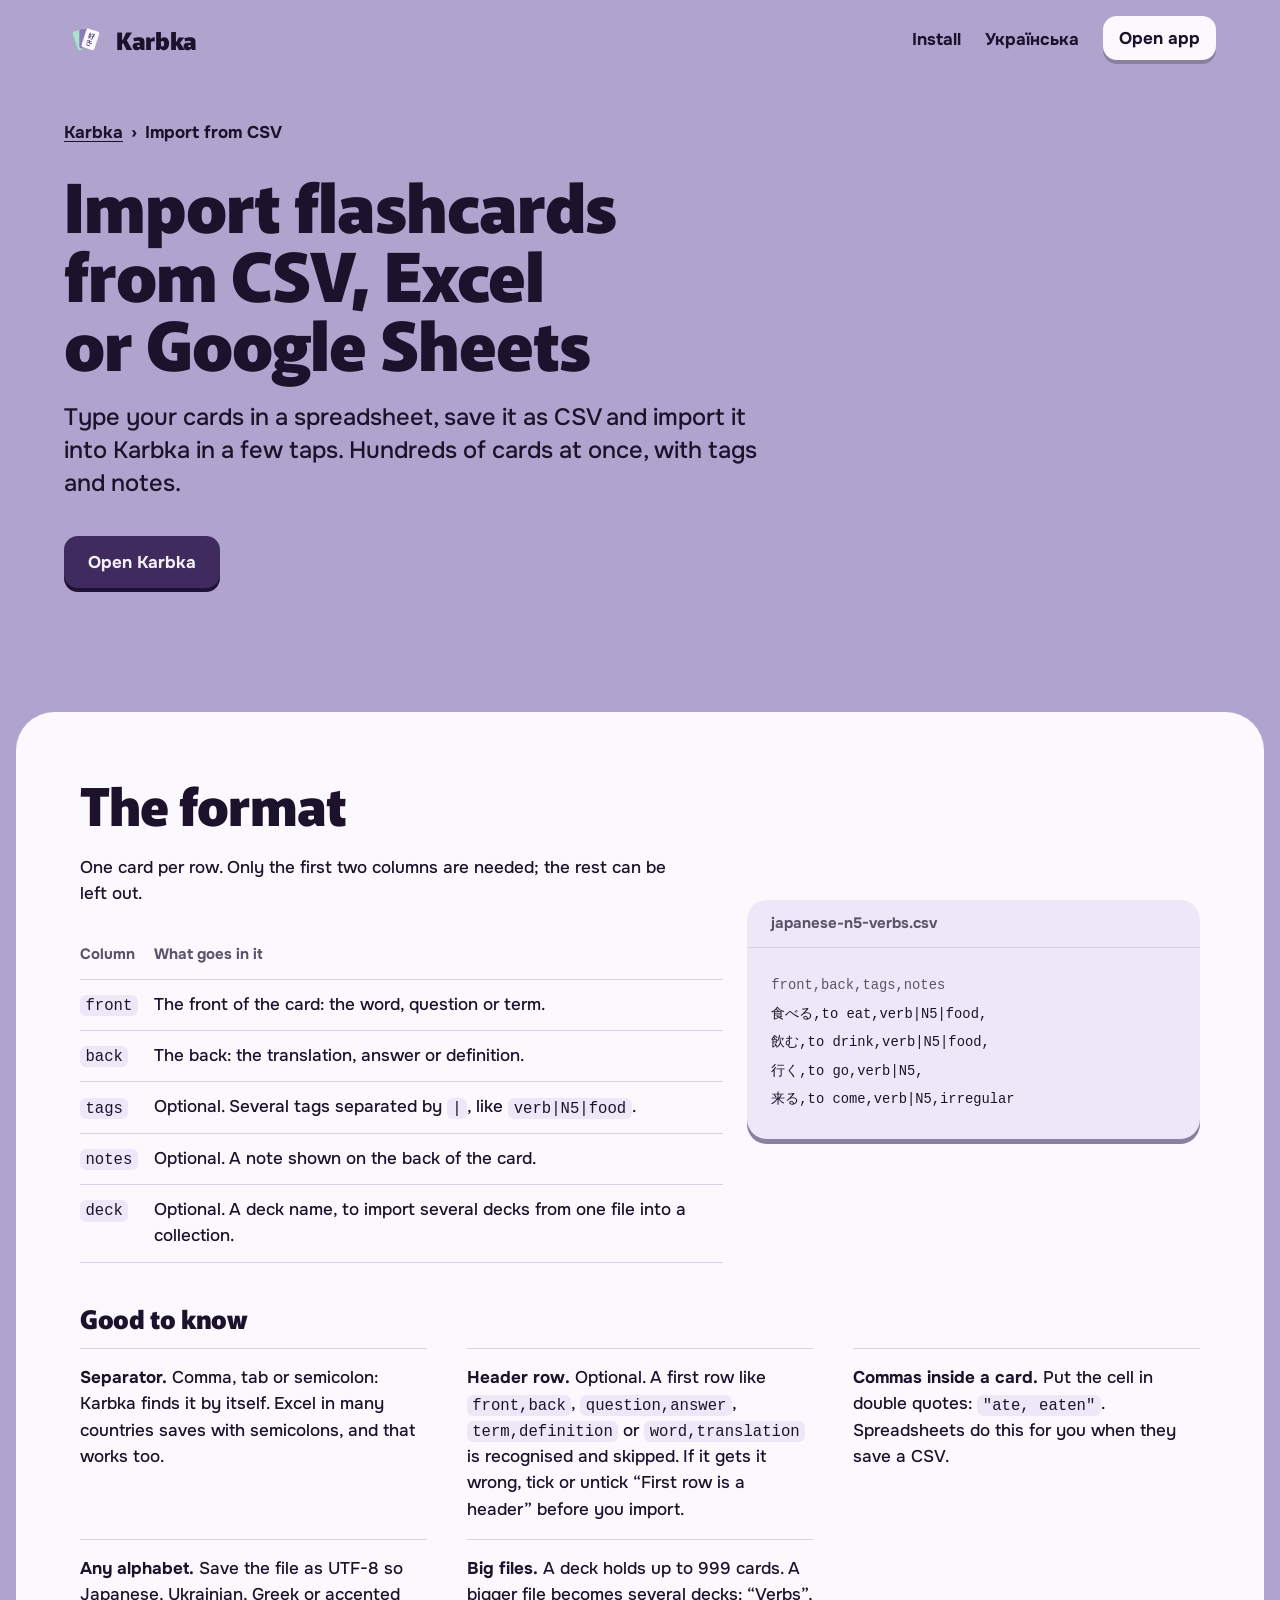
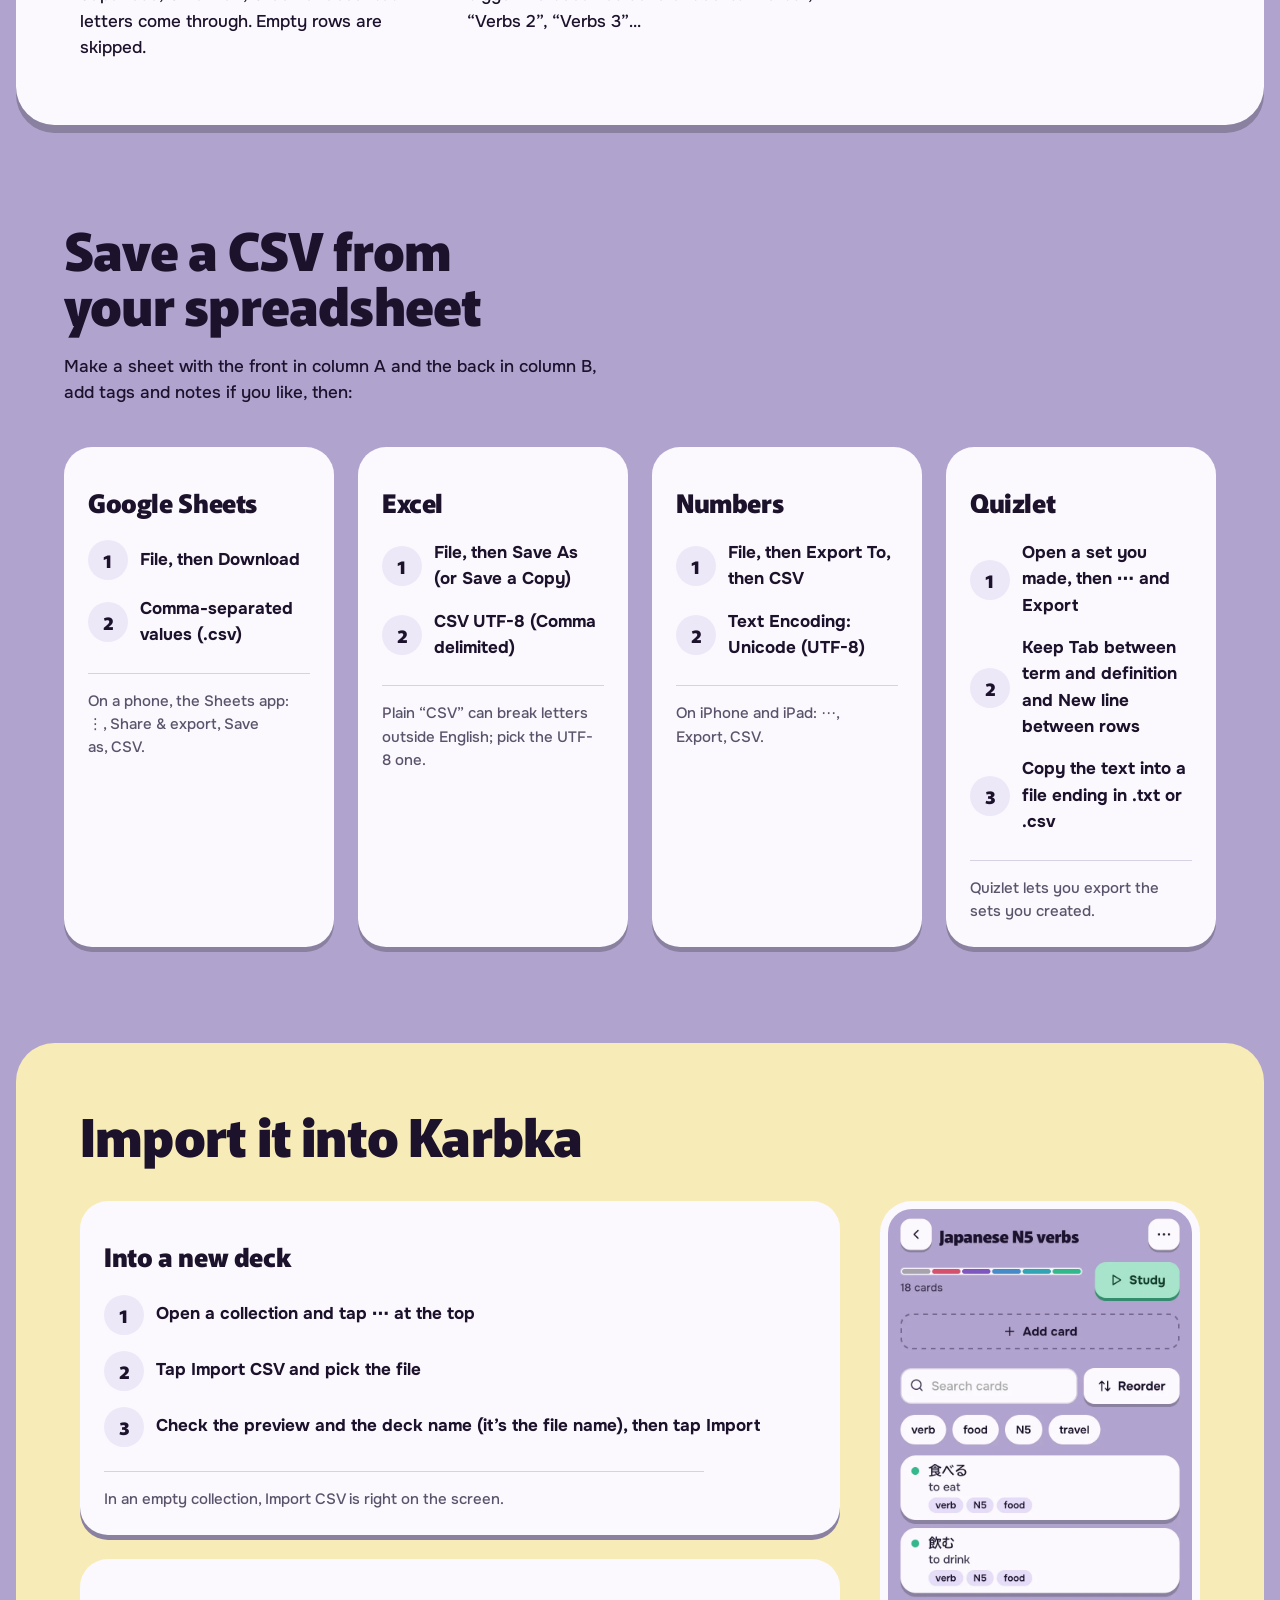
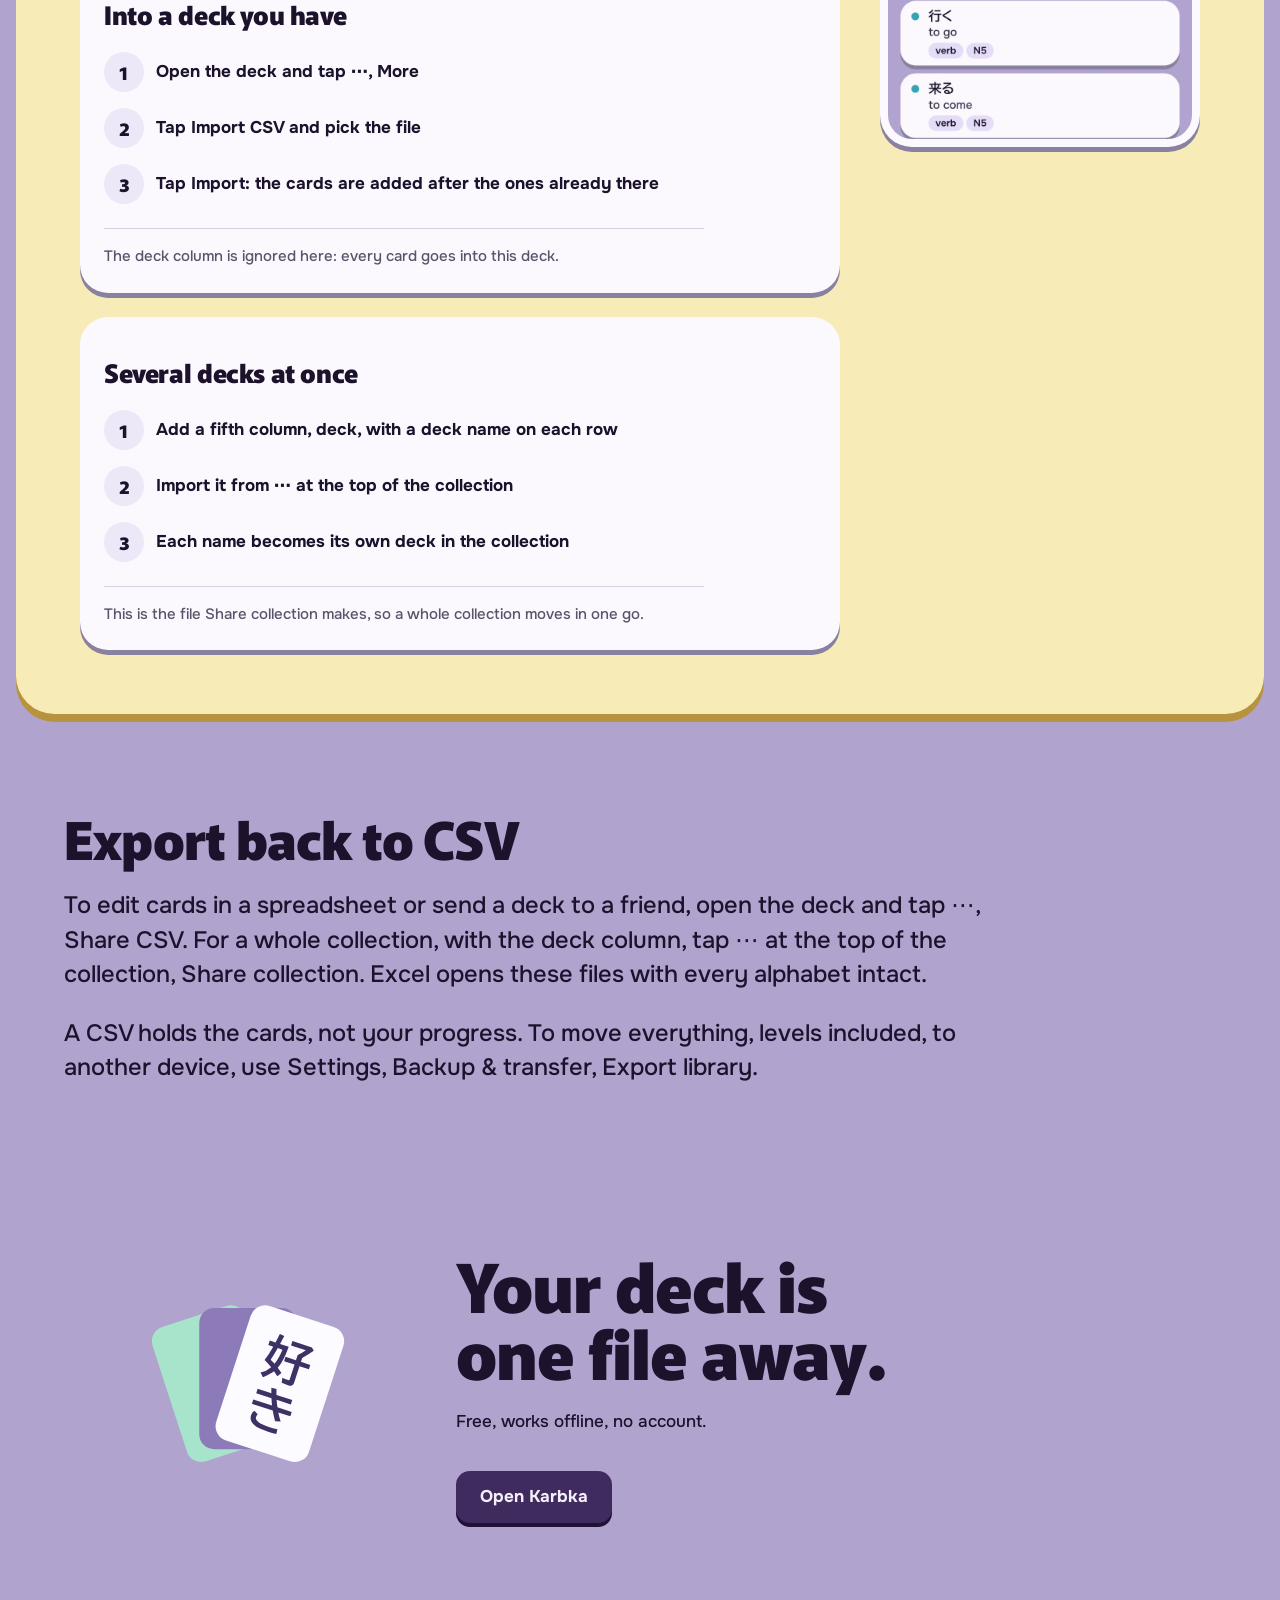
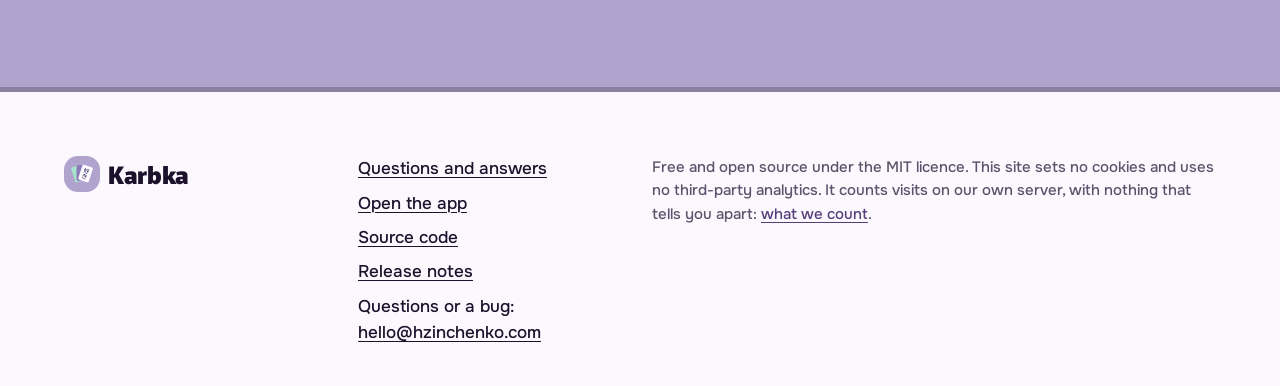
<file: csv/index.html>
<!doctype html>
<html lang="en">
<head>
  <meta charset="utf-8" />
  <meta name="viewport" content="width=device-width, initial-scale=1, viewport-fit=cover" />
  <title>Import flashcards from CSV, Excel or Google Sheets · Karbka</title>
  <meta name="description" content="How to make flashcards in a spreadsheet and import them into Karbka: the CSV columns, tags, several decks in one file, and saving CSV from Excel, Google Sheets, Numbers or Quizlet." />
  <meta name="robots" content="index, follow, max-image-preview:large, max-snippet:-1, max-video-preview:-1" />
  <meta name="author" content="Hlib Zinchenko" />
  <meta name="format-detection" content="telephone=no" />
  <link rel="canonical" href="https://karbka.com/csv/" />
  <link rel="alternate" hreflang="en" href="https://karbka.com/csv/" />
  <link rel="alternate" hreflang="uk" href="https://karbka.com/ua/csv/" />
  <link rel="alternate" hreflang="x-default" href="https://karbka.com/csv/" />
  <meta name="theme-color" content="#b0a3ce" />
  <meta name="color-scheme" content="light" />
  <link rel="icon" href="/favicon.svg" type="image/svg+xml" />
  <link rel="icon" href="/favicon.ico" sizes="32x32" />
  <link rel="apple-touch-icon" href="/img/apple-touch-icon-180x180.png" />
  <link rel="manifest" href="/site.webmanifest" />

  <meta property="og:type" content="article" />
  <meta property="og:site_name" content="Karbka" />
  <meta property="og:locale" content="en_US" />
  <meta property="og:locale:alternate" content="uk_UA" />
  <meta property="og:url" content="https://karbka.com/csv/" />
  <meta property="og:title" content="Import flashcards from CSV, Excel or Google Sheets" />
  <meta property="og:description" content="How to make flashcards in a spreadsheet and import them into Karbka: the CSV columns, tags, several decks in one file, and saving CSV from Excel, Google Sheets, Numbers or Quizlet." />
  <meta property="og:image" content="https://karbka.com/img/og-image.png" />
  <meta property="og:image:type" content="image/png" />
  <meta property="og:image:width" content="1200" />
  <meta property="og:image:height" content="630" />
  <meta property="og:image:alt" content="Karbka: three fanned flashcards, the top one reading 好き, the slogan Carve it into memory, and the words Free, No account, Works offline." />
  <meta name="twitter:card" content="summary_large_image" />

  <!-- Points at the entities on the home page (@id), so this guide joins the same graph. Keep in step with /ua/csv/. -->
  <script type="application/ld+json">
  {
    "@context": "https://schema.org",
    "@graph": [
      {
        "@type": "TechArticle",
        "@id": "https://karbka.com/csv/#article",
        "url": "https://karbka.com/csv/",
        "headline": "Import flashcards from CSV, Excel or Google Sheets",
        "name": "Import flashcards from CSV, Excel or Google Sheets · Karbka",
        "description": "How to make flashcards in a spreadsheet and import them into Karbka: the CSV columns, tags, several decks in one file, and saving CSV from Excel, Google Sheets, Numbers or Quizlet.",
        "inLanguage": "en",
        "isPartOf": {
          "@id": "https://karbka.com/#website"
        },
        "about": {
          "@id": "https://karbka.com/#app"
        },
        "author": {
          "@id": "https://karbka.com/#author"
        },
        "publisher": {
          "@id": "https://karbka.com/#author"
        },
        "image": "https://karbka.com/img/og-image.png",
        "datePublished": "2026-11-10",
        "dateModified": "2026-11-10",
        "breadcrumb": {
          "@id": "https://karbka.com/csv/#breadcrumb"
        }
      },
      {
        "@type": "BreadcrumbList",
        "@id": "https://karbka.com/csv/#breadcrumb",
        "itemListElement": [
          {
            "@type": "ListItem",
            "position": 1,
            "name": "Karbka",
            "item": "https://karbka.com/"
          },
          {
            "@type": "ListItem",
            "position": 2,
            "name": "Import from CSV",
            "item": "https://karbka.com/csv/"
          }
        ]
      }
    ]
  }
  </script>

  <link rel="preload" href="/fonts/murecho-latin-wght-normal.woff2" as="font" type="font/woff2" crossorigin />
  <link rel="preload" href="/fonts/onest-latin-wght-normal.woff2" as="font" type="font/woff2" crossorigin />
  <link rel="stylesheet" href="/styles.css" />
  <script>document.documentElement.classList.add('js');</script>
  <script src="/site.js" defer></script>
</head>
<body>
  <a class="skip" href="#main">Skip to content</a>

  <header class="nav wrap">
    <a class="brand" href="/" aria-label="Karbka, home">
      <img src="/img/icon.svg" width="44" height="44" alt="" />
      <span>Karbka</span>
    </a>
    <nav class="nav-links" aria-label="Main">
      <a class="nav-install" href="/#install">Install</a>
      <a class="nav-lang" href="/ua/csv/" hreflang="uk" lang="uk">Українська</a>
      <a class="btn btn-small" href="https://app.karbka.com/">Open app</a>
    </nav>
  </header>

  <!-- A how-to for people searching how to import flashcards from a spreadsheet. The app's own rules: src/lib/io/csv.ts in the app repo. -->
  <main id="main" class="guide">
    <section class="guide-hero wrap" aria-labelledby="guide-h">
      <nav class="crumbs" aria-label="Breadcrumb">
        <ol>
          <li><a href="/">Karbka</a></li>
          <li aria-current="page">Import from CSV</li>
        </ol>
      </nav>
      <h1 id="guide-h">Import flashcards from CSV, Excel or Google Sheets</h1>
      <p class="lede">Type your cards in a spreadsheet, save it as CSV and import it into Karbka in a few taps. Hundreds of cards at once, with tags and notes.</p>
      <div class="actions">
        <a class="btn btn-primary" href="https://app.karbka.com/">Open Karbka</a>
      </div>
    </section>

    <section class="sheet guide-format" aria-labelledby="format-h">
      <div class="guide-format-copy">
        <h2 id="format-h">The format</h2>
        <p>One card per row. Only the first two columns are needed; the rest can be left out.</p>
        <div class="table-scroll">
          <table class="columns">
            <thead><tr><th scope="col">Column</th><th scope="col">What goes in it</th></tr></thead>
            <tbody>
            <tr><th scope="row"><code>front</code></th><td>The front of the card: the word, question or term.</td></tr>
            <tr><th scope="row"><code>back</code></th><td>The back: the translation, answer or definition.</td></tr>
            <tr><th scope="row"><code>tags</code></th><td>Optional. Several tags separated by <code>|</code>, like <code>verb|N5|food</code>.</td></tr>
            <tr><th scope="row"><code>notes</code></th><td>Optional. A note shown on the back of the card.</td></tr>
            <tr><th scope="row"><code>deck</code></th><td>Optional. A deck name, to import several decks from one file into a collection.</td></tr>
            </tbody>
          </table>
        </div>
      </div>
      <figure class="csv-file">
        <figcaption>japanese-n5-verbs.csv</figcaption>
        <pre><code><span class="csv-row csv-header">front,back,tags,notes</span>
<span class="csv-row" lang="ja">食べる,to eat,verb|N5|food,</span>
<span class="csv-row" lang="ja">飲む,to drink,verb|N5|food,</span>
<span class="csv-row" lang="ja">行く,to go,verb|N5,</span>
<span class="csv-row" lang="ja">来る,to come,verb|N5,irregular</span></code></pre>
      </figure>
      <div class="guide-rules">
        <h3>Good to know</h3>
        <ul>
          <li><strong>Separator.</strong> Comma, tab or semicolon: Karbka finds it by itself. Excel in many countries saves with semicolons, and that works too.</li>
          <li><strong>Header row.</strong> Optional. A first row like <code>front,back</code>, <code>question,answer</code>, <code>term,definition</code> or <code>word,translation</code> is recognised and skipped. If it gets it wrong, tick or untick “First row is a header” before you import.</li>
          <li><strong>Commas inside a card.</strong> Put the cell in double quotes: <code>"ate, eaten"</code>. Spreadsheets do this for you when they save a CSV.</li>
          <li><strong>Any alphabet.</strong> Save the file as UTF-8 so Japanese, Ukrainian, Greek or accented letters come through. Empty rows are skipped.</li>
          <li><strong>Big files.</strong> A deck holds up to 999 cards. A bigger file becomes several decks: “Verbs”, “Verbs 2”, “Verbs 3”…</li>
        </ul>
      </div>
    </section>

    <section class="guide-sources wrap" aria-labelledby="from-h">
      <div class="guide-head">
        <h2 id="from-h">Save a CSV from your spreadsheet</h2>
        <p>Make a sheet with the front in column A and the back in column B, add tags and notes if you like, then:</p>
      </div>
      <div class="guide-panels">
        <section class="panel platform" aria-labelledby="from-1">
          <h3 id="from-1">Google Sheets</h3>
          <ol class="steps">
            <li><span>File, then Download</span></li>
            <li><span>Comma-separated values (.csv)</span></li>
          </ol>
          <p class="platform-note">On a phone, the Sheets app: ⋮, Share &amp; export, Save as, CSV.</p>
        </section>
        <section class="panel platform" aria-labelledby="from-2">
          <h3 id="from-2">Excel</h3>
          <ol class="steps">
            <li><span>File, then Save As (or Save a Copy)</span></li>
            <li><span>CSV UTF-8 (Comma delimited)</span></li>
          </ol>
          <p class="platform-note">Plain “CSV” can break letters outside English; pick the UTF-8 one.</p>
        </section>
        <section class="panel platform" aria-labelledby="from-3">
          <h3 id="from-3">Numbers</h3>
          <ol class="steps">
            <li><span>File, then Export To, then CSV</span></li>
            <li><span>Text Encoding: Unicode (UTF-8)</span></li>
          </ol>
          <p class="platform-note">On iPhone and iPad: ⋯, Export, CSV.</p>
        </section>
        <section class="panel platform" aria-labelledby="from-4">
          <h3 id="from-4">Quizlet</h3>
          <ol class="steps">
            <li><span>Open a set you made, then ⋯ and Export</span></li>
            <li><span>Keep Tab between term and definition and New line between rows</span></li>
            <li><span>Copy the text into a file ending in .txt or .csv</span></li>
          </ol>
          <p class="platform-note">Quizlet lets you export the sets you created.</p>
        </section>
      </div>
    </section>

    <section class="sheet sheet-butter guide-import" aria-labelledby="import-h">
      <div class="guide-head">
        <h2 id="import-h">Import it into Karbka</h2>
      </div>
      <div class="guide-import-body">
        <div class="guide-panels guide-panels-stack">
        <section class="panel platform" aria-labelledby="import-1">
          <h3 id="import-1">Into a new deck</h3>
          <ol class="steps">
            <li><span>Open a collection and tap ⋯ at the top</span></li>
            <li><span>Tap Import CSV and pick the file</span></li>
            <li><span>Check the preview and the deck name (it’s the file name), then tap Import</span></li>
          </ol>
          <p class="platform-note">In an empty collection, Import CSV is right on the screen.</p>
        </section>
        <section class="panel platform" aria-labelledby="import-2">
          <h3 id="import-2">Into a deck you have</h3>
          <ol class="steps">
            <li><span>Open the deck and tap ⋯, More</span></li>
            <li><span>Tap Import CSV and pick the file</span></li>
            <li><span>Tap Import: the cards are added after the ones already there</span></li>
          </ol>
          <p class="platform-note">The deck column is ignored here: every card goes into this deck.</p>
        </section>
        <section class="panel platform" aria-labelledby="import-3">
          <h3 id="import-3">Several decks at once</h3>
          <ol class="steps">
            <li><span>Add a fifth column, deck, with a deck name on each row</span></li>
            <li><span>Import it from ⋯ at the top of the collection</span></li>
            <li><span>Each name becomes its own deck in the collection</span></li>
          </ol>
          <p class="platform-note">This is the file Share collection makes, so a whole collection moves in one go.</p>
        </section>
        </div>
        <figure class="shot shot-deck">
          <img src="/img/deck.webp" width="390" height="844" loading="lazy" alt="The imported deck, Japanese N5 verbs: to eat, to drink, to go, to come, each with its tags" />
        </figure>
      </div>
    </section>

    <section class="guide-export wrap" aria-labelledby="export-h">
      <h2 id="export-h">Export back to CSV</h2>
        <p>To edit cards in a spreadsheet or send a deck to a friend, open the deck and tap ⋯, Share CSV. For a whole collection, with the deck column, tap ⋯ at the top of the collection, Share collection. Excel opens these files with every alphabet intact.</p>
        <p>A CSV holds the cards, not your progress. To move everything, levels included, to another device, use Settings, Backup &amp; transfer, Export library.</p>
    </section>

    <section class="close wrap" aria-labelledby="close-h">
      <img class="close-icon" src="/img/icon.svg" width="240" height="240" alt="" loading="lazy" />
      <div class="close-copy">
        <h2 id="close-h">Your deck is one file away.</h2>
        <p>Free, works offline, no account.</p>
        <a class="btn btn-primary" href="https://app.karbka.com/">Open Karbka</a>
      </div>
    </section>
  </main>

  <footer class="footer">
    <div class="wrap footer-inner">
      <a class="brand" href="/" aria-label="Karbka, home">
        <img src="/img/icon.svg" width="36" height="36" alt="" />
        <span>Karbka</span>
      </a>
      <ul class="footer-links">
        <li><a href="/#faq">Questions and answers</a></li>
        <li><a href="https://app.karbka.com/">Open the app</a></li>
        <li><a href="https://github.com/hlib-zinchenko/karbka">Source code</a></li>
        <li><a href="https://github.com/hlib-zinchenko/karbka/releases">Release notes</a></li>
        <li>Questions or a bug: <a href="mailto:hello@hzinchenko.com">hello@hzinchenko.com</a></li>
      </ul>
      <p class="footer-small">Free and open source under the MIT licence. This site sets no cookies and uses no third-party analytics. It counts visits on our own server, with nothing that tells you apart: <a href="/#counts">what we count</a>.</p>
    </div>
  </footer>
</body>
</html>
</file>
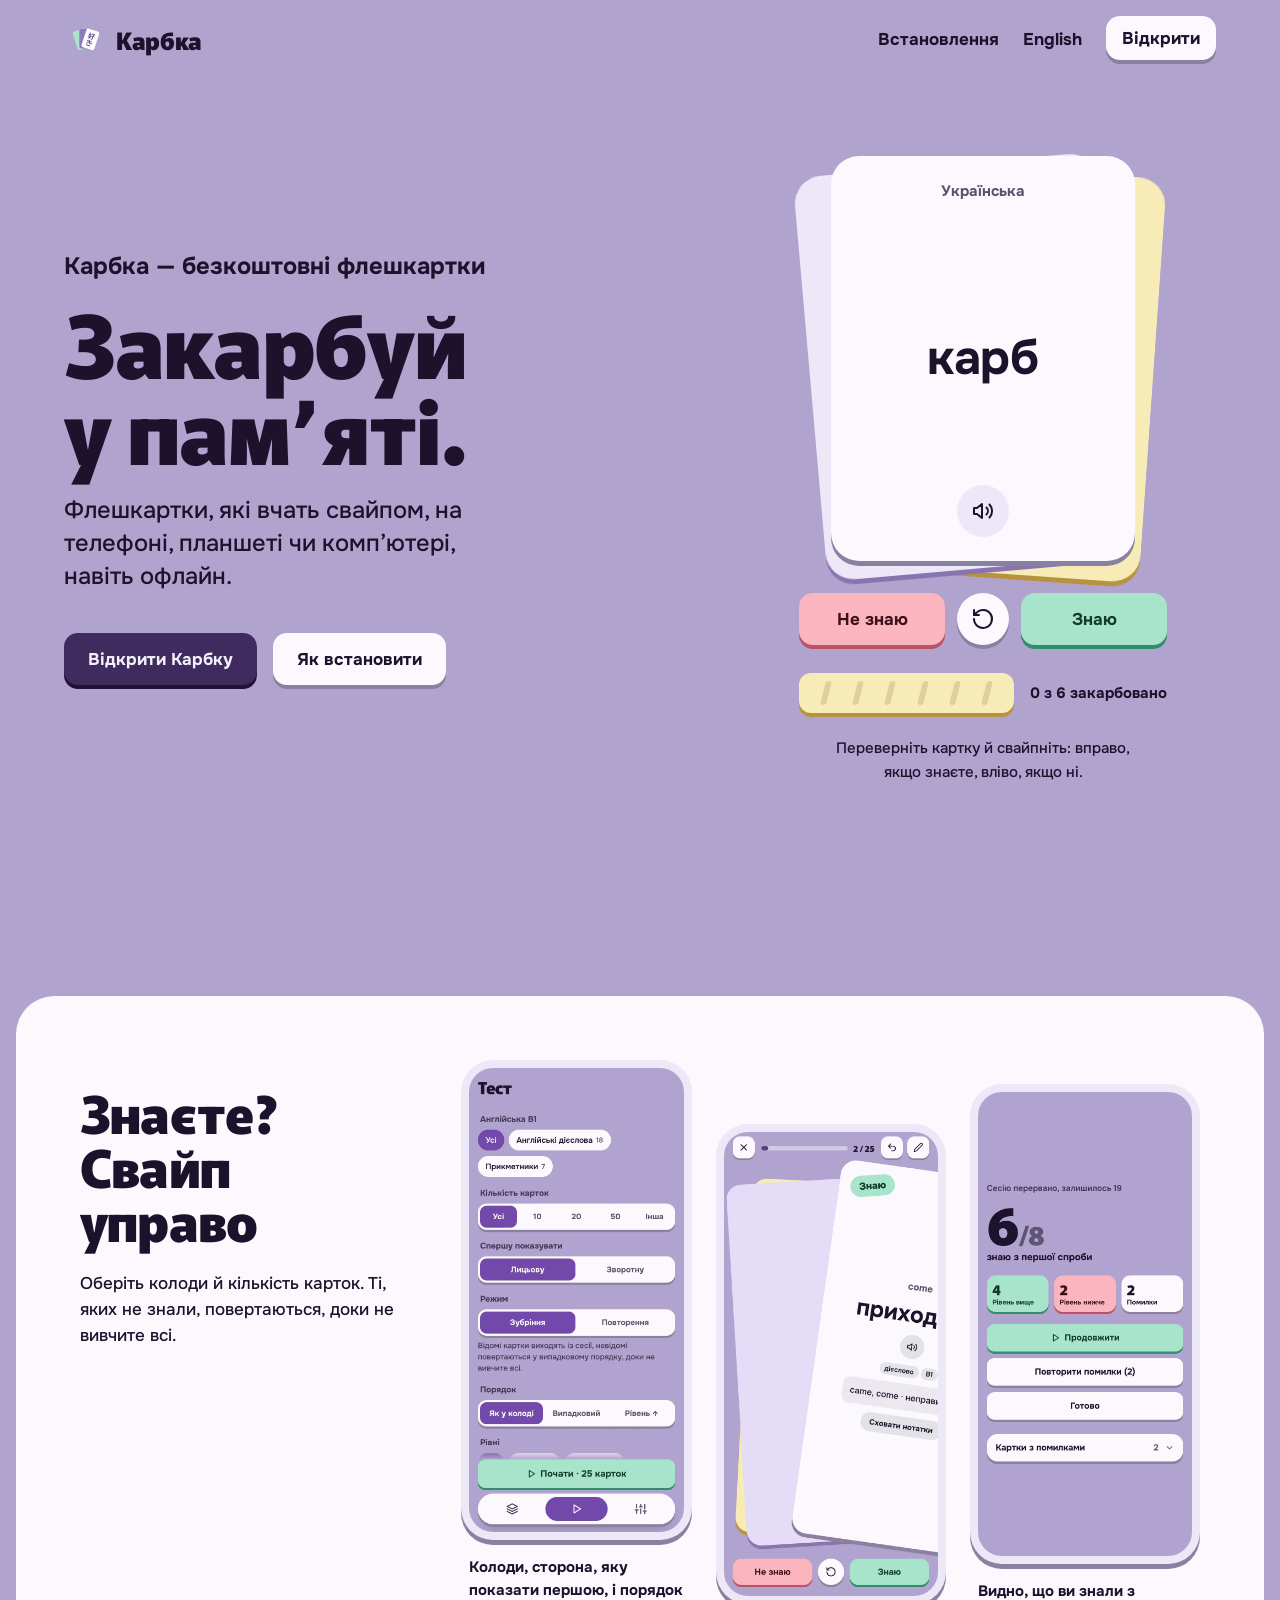
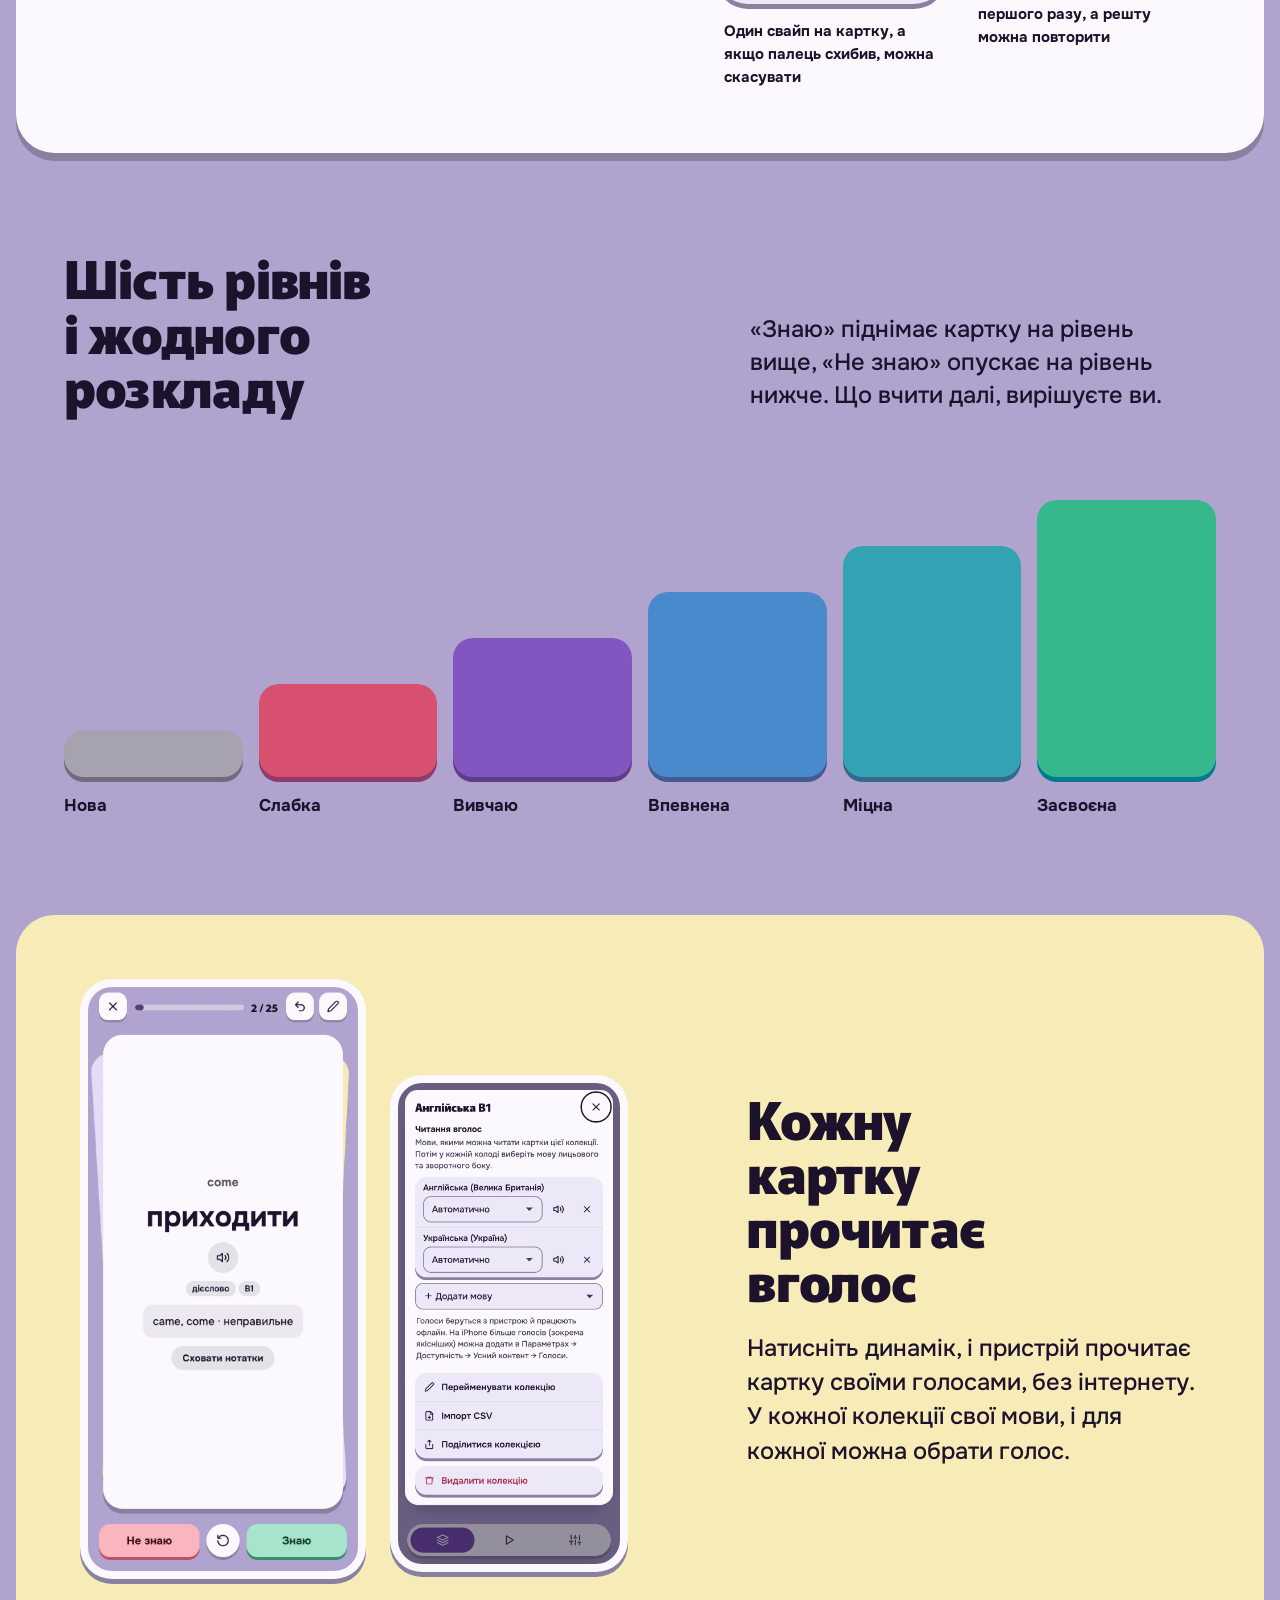
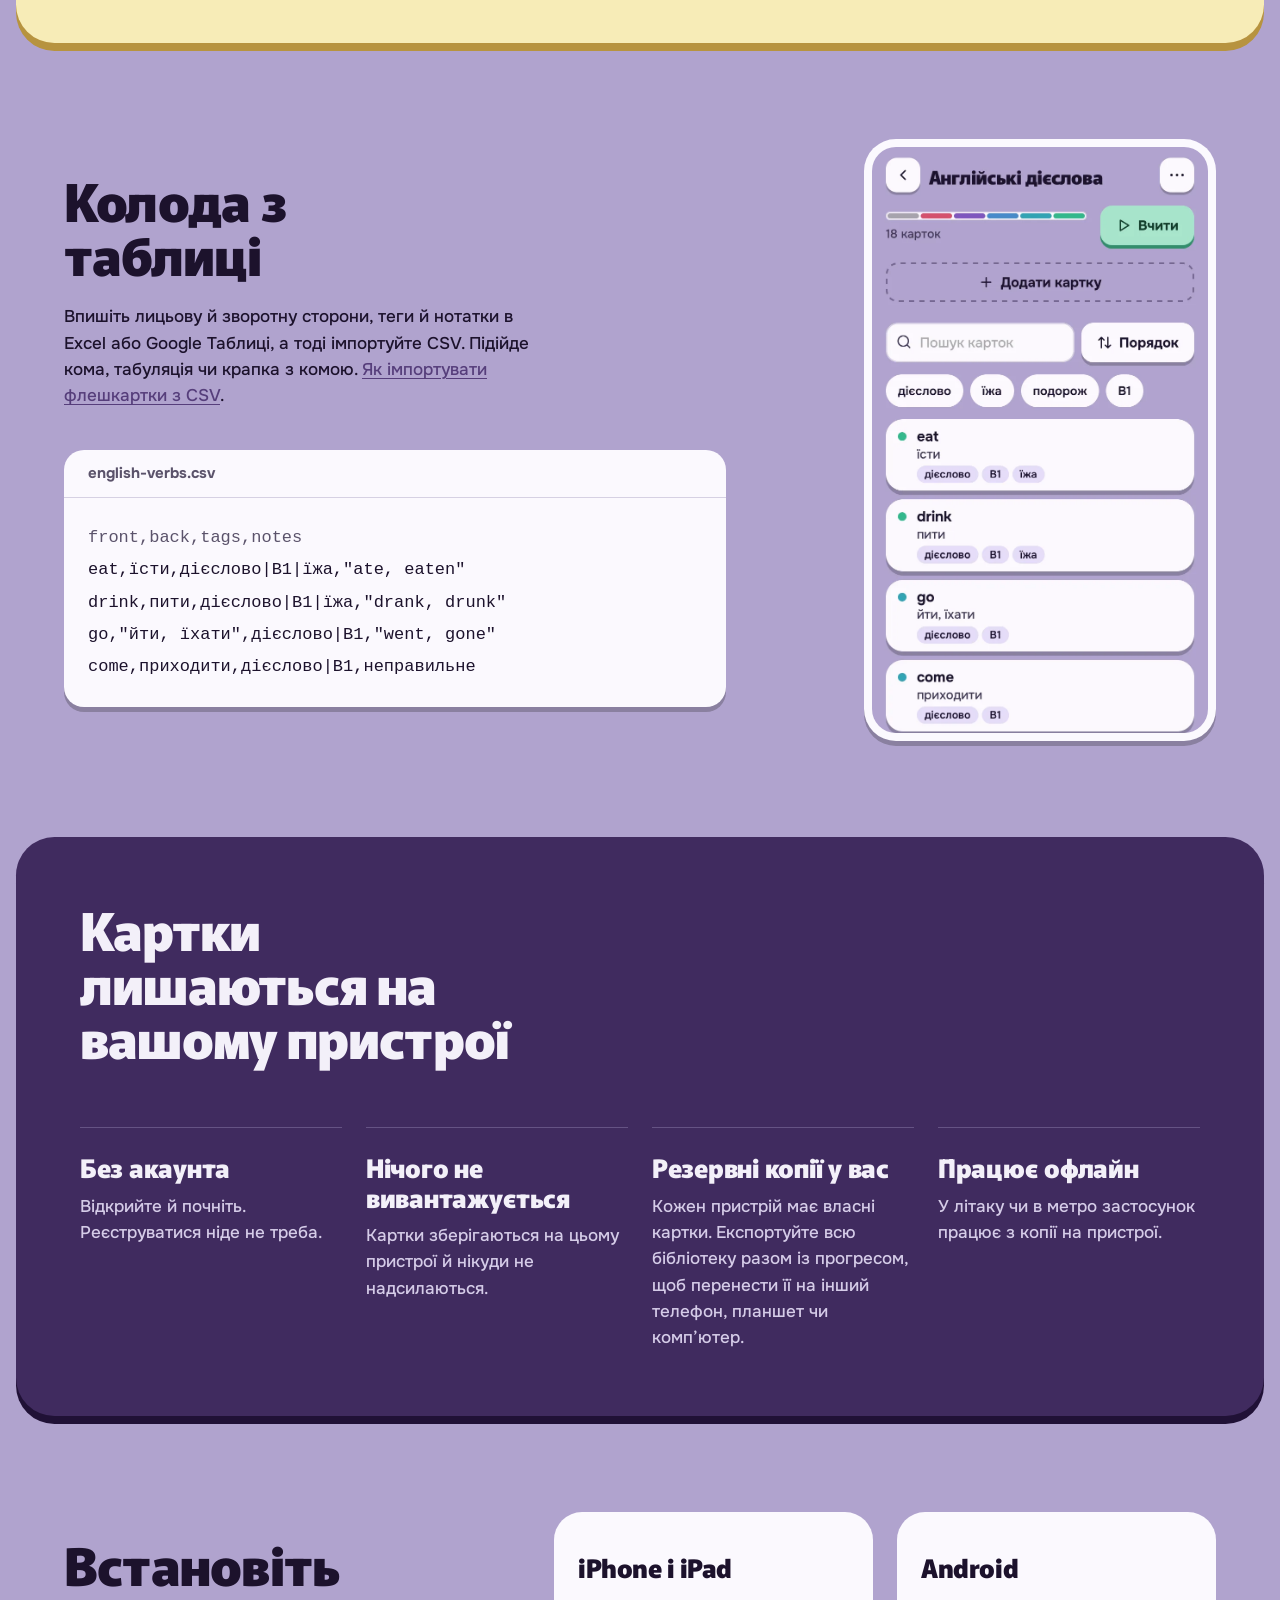
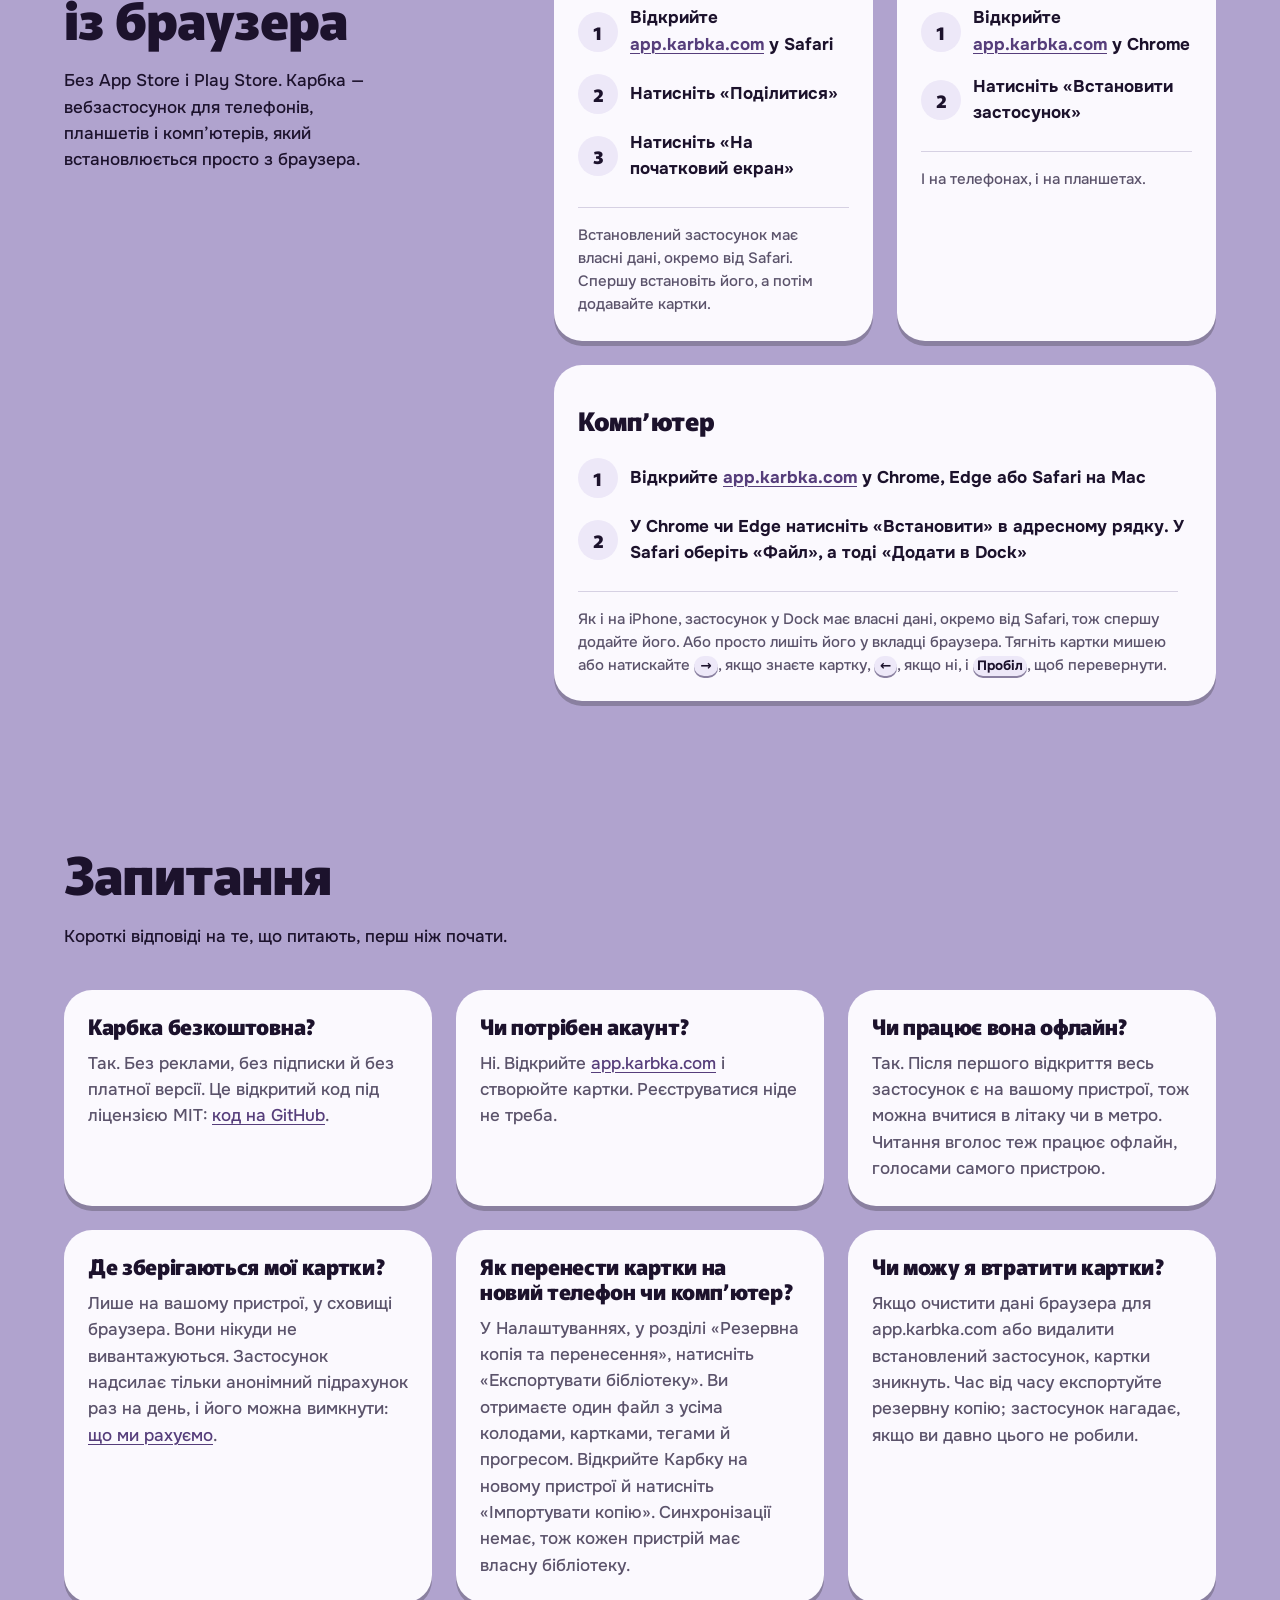
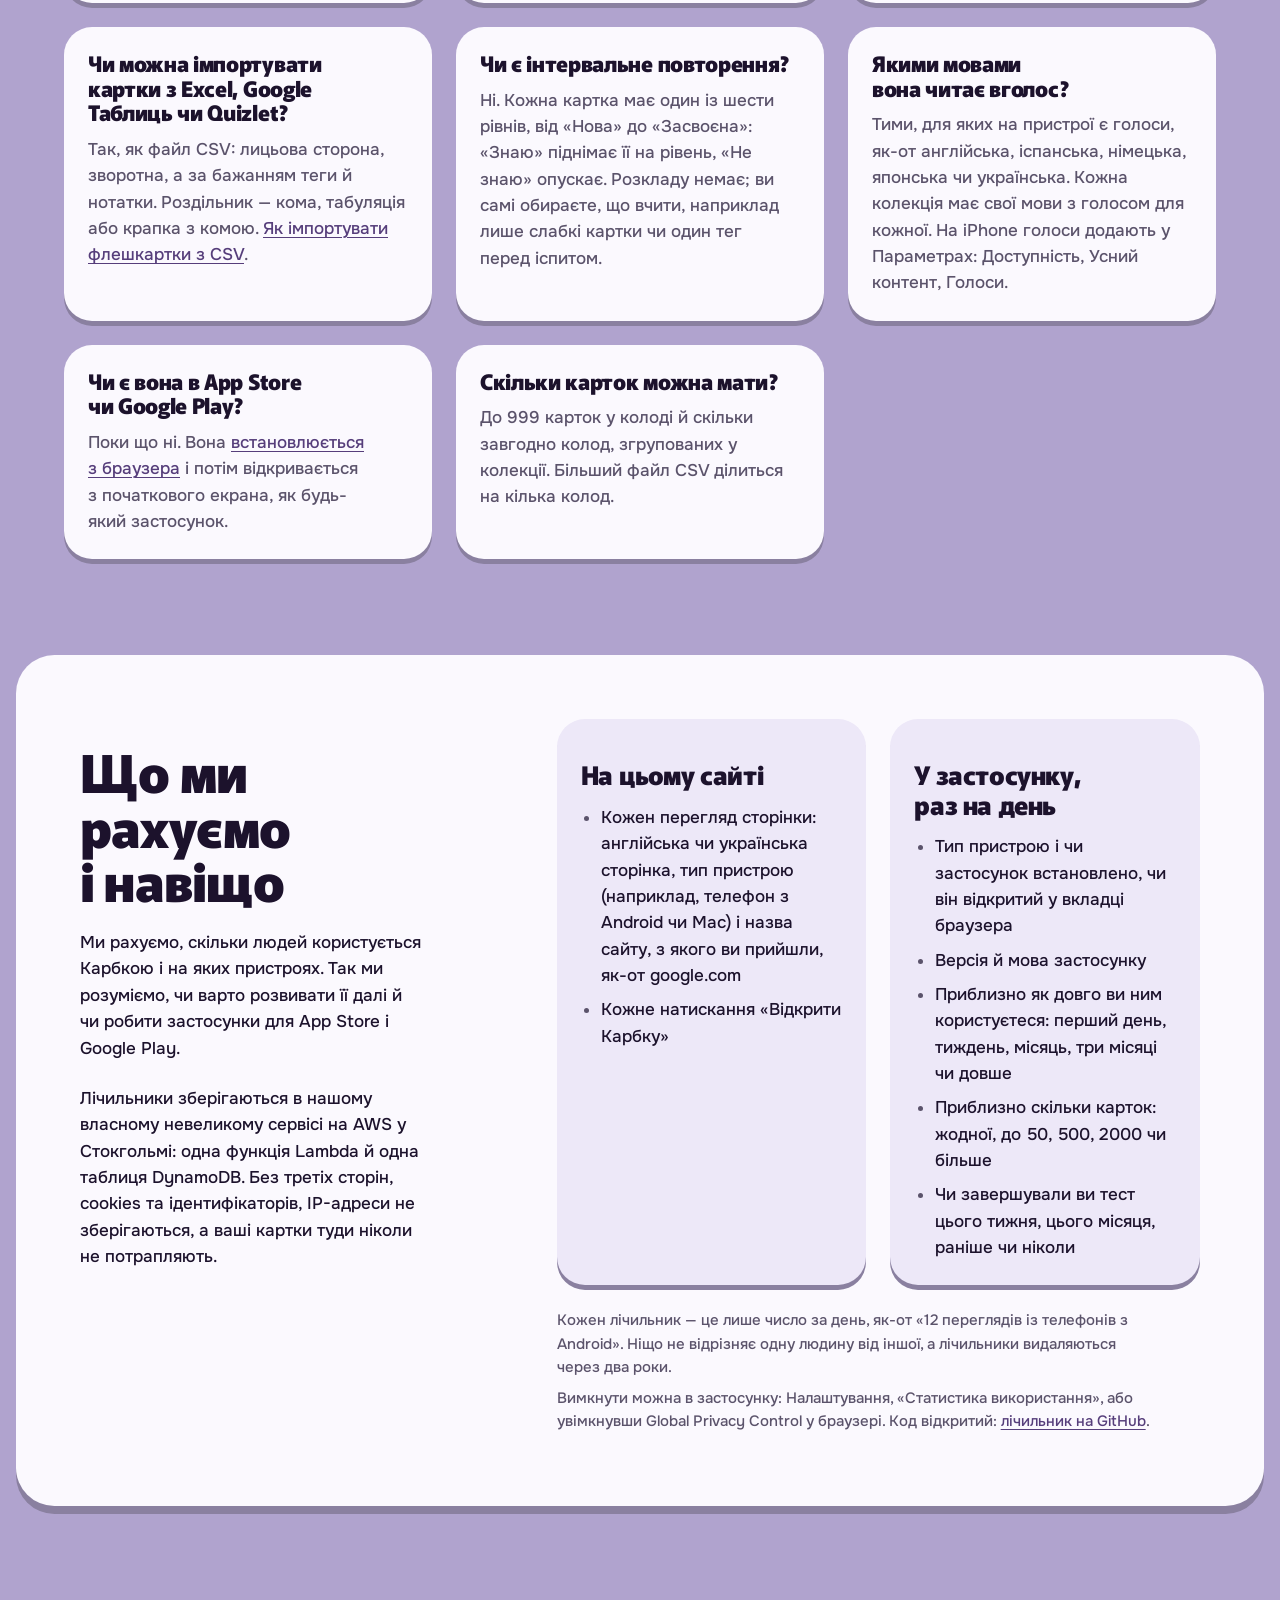
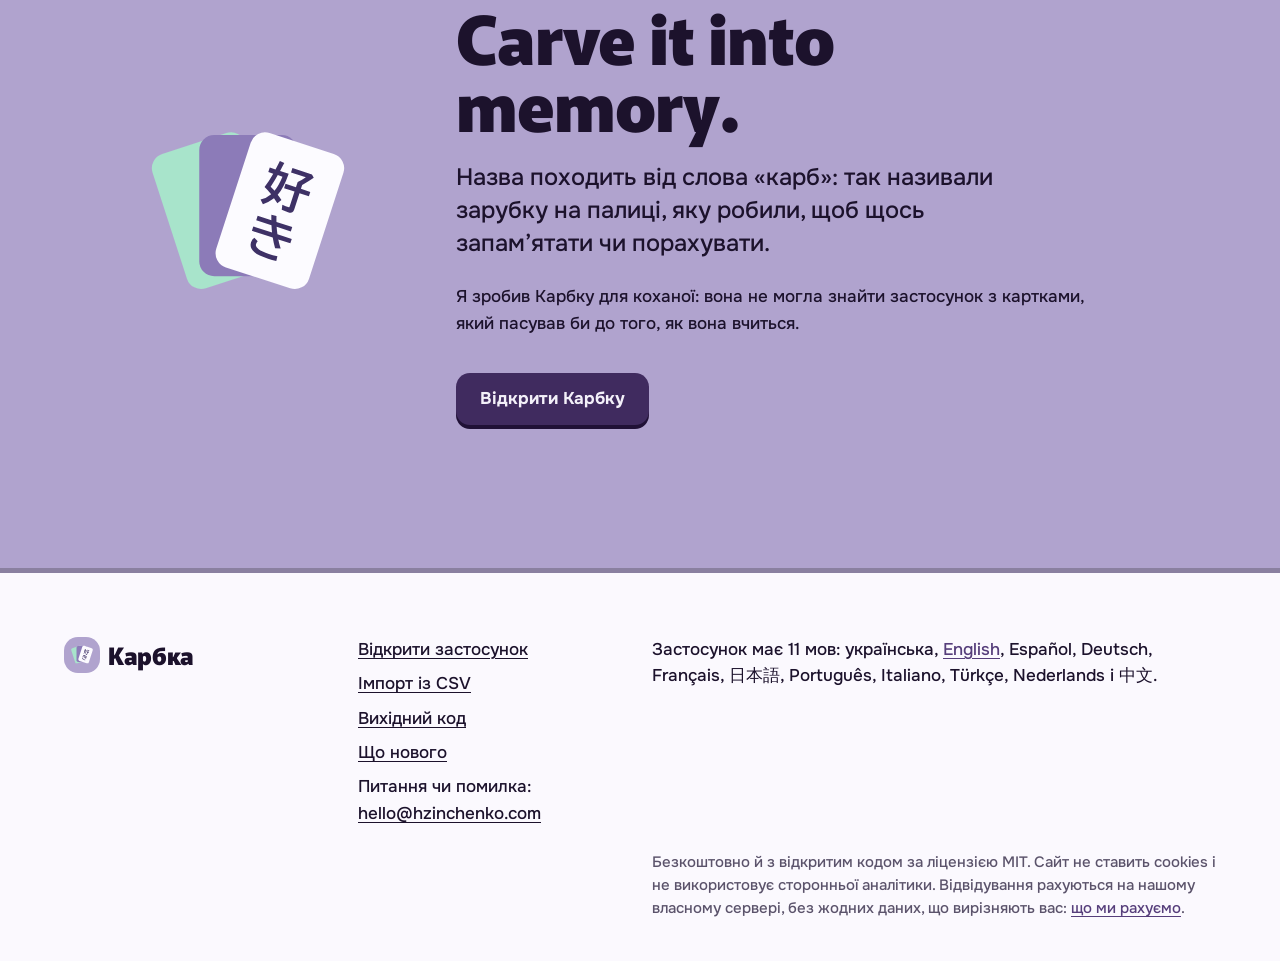
<file: ua/index.html>
<!doctype html>
<html lang="uk">
<head>
  <meta charset="utf-8" />
  <meta name="viewport" content="width=device-width, initial-scale=1, viewport-fit=cover" />
  <title>Карбка — безкоштовні флешкартки, які вчать свайпом, навіть офлайн</title>
  <meta name="description" content="Карбка — безкоштовні флешкартки для телефона, планшета й компʼютера. Знаєте картку, свайп управо, не знаєте, вліво. Без акаунта, працює офлайн." />
  <meta name="robots" content="index, follow, max-image-preview:large, max-snippet:-1, max-video-preview:-1" />
  <meta name="author" content="Hlib Zinchenko" />
  <meta name="application-name" content="Карбка" />
  <meta name="apple-mobile-web-app-title" content="Карбка" />
  <meta name="format-detection" content="telephone=no" />
  <link rel="canonical" href="https://karbka.com/ua/" />
  <link rel="alternate" hreflang="en" href="https://karbka.com/" />
  <link rel="alternate" hreflang="uk" href="https://karbka.com/ua/" />
  <link rel="alternate" hreflang="x-default" href="https://karbka.com/" />
  <link rel="alternate" type="text/plain" href="/llms.txt" title="Karbka for language models" />
  <meta name="theme-color" content="#b0a3ce" />
  <meta name="color-scheme" content="light" />
  <link rel="icon" href="/favicon.svg" type="image/svg+xml" />
  <link rel="icon" href="/favicon.ico" sizes="32x32" />
  <link rel="apple-touch-icon" href="/img/apple-touch-icon-180x180.png" />
  <link rel="manifest" href="/site.webmanifest" />

  <meta property="og:type" content="website" />
  <meta property="og:site_name" content="Карбка" />
  <meta property="og:locale" content="uk_UA" />
  <meta property="og:locale:alternate" content="en_US" />
  <meta property="og:url" content="https://karbka.com/ua/" />
  <meta property="og:title" content="Карбка. Закарбуй у памʼяті." />
  <meta property="og:description" content="Флешкартки, які вчать свайпом, на телефоні, планшеті чи компʼютері, навіть офлайн. Безкоштовно, без акаунта, картки лишаються на вашому пристрої." />
  <meta property="og:image" content="https://karbka.com/img/og-image-uk.png" />
  <meta property="og:image:secure_url" content="https://karbka.com/img/og-image-uk.png" />
  <meta property="og:image:type" content="image/png" />
  <meta property="og:image:width" content="1200" />
  <meta property="og:image:height" content="630" />
  <meta property="og:image:alt" content="Карбка: три картки віялом, на верхній 好き, гасло «Закарбуй у памʼяті.» і слова Безкоштовно, Без акаунта, Офлайн." />
  <meta name="twitter:card" content="summary_large_image" />
  <meta name="twitter:title" content="Карбка. Закарбуй у памʼяті." />
  <meta name="twitter:description" content="Флешкартки, які вчать свайпом, на телефоні, планшеті чи компʼютері, навіть офлайн. Безкоштовно, без акаунта, картки лишаються на вашому пристрої." />
  <meta name="twitter:image" content="https://karbka.com/img/og-image-uk.png" />
  <meta name="twitter:image:alt" content="Карбка: три картки віялом, на верхній 好き, гасло «Закарбуй у памʼяті.» і слова Безкоштовно, Без акаунта, Офлайн." />

  <script type="application/ld+json">
  {
    "@context": "https://schema.org",
    "@graph": [
      {
        "@type": "WebSite",
        "@id": "https://karbka.com/#website",
        "url": "https://karbka.com/",
        "name": "Karbka",
        "alternateName": "Карбка",
        "inLanguage": [
          "en",
          "uk"
        ],
        "publisher": {
          "@id": "https://karbka.com/#author"
        }
      },
      {
        "@type": "WebPage",
        "@id": "https://karbka.com/ua/#webpage",
        "url": "https://karbka.com/ua/",
        "name": "Карбка — безкоштовні флешкартки, які вчать свайпом, навіть офлайн",
        "description": "Карбка — безкоштовні флешкартки для телефона, планшета й компʼютера. Знаєте картку, свайп управо, не знаєте, вліво. Без акаунта, працює офлайн.",
        "inLanguage": "uk",
        "isPartOf": {
          "@id": "https://karbka.com/#website"
        },
        "about": {
          "@id": "https://karbka.com/#app"
        },
        "mainEntity": {
          "@id": "https://karbka.com/#app"
        },
        "primaryImageOfPage": {
          "@type": "ImageObject",
          "url": "https://karbka.com/img/og-image-uk.png",
          "width": 1200,
          "height": 630
        },
        "dateModified": "2026-11-09"
      },
      {
        "@type": [
          "SoftwareApplication",
          "WebApplication"
        ],
        "@id": "https://karbka.com/#app",
        "name": "Карбка",
        "alternateName": "Karbka",
        "slogan": "Закарбуй у памʼяті.",
        "description": "Офлайн-флешкартки для телефонів, планшетів і компʼютерів, які встановлюються з браузера. Натисніть картку, щоб перевернути, і свайпніть управо, якщо знаєте, або вліво, якщо ні; на компʼютері тягніть мишею або натискайте стрілки. Без акаунта, а картки ніколи не покидають ваш пристрій.",
        "url": "https://karbka.com/ua/",
        "installUrl": "https://app.karbka.com/",
        "applicationCategory": "EducationalApplication",
        "applicationSubCategory": "Flashcards",
        "operatingSystem": "iOS, iPadOS, Android, Windows, macOS, Linux",
        "browserRequirements": "Safari на iPhone і iPad, Chrome на телефонах і планшетах з Android, Chrome або Edge на компʼютері, Safari на Mac.",
        "isAccessibleForFree": true,
        "offers": {
          "@type": "Offer",
          "price": "0",
          "priceCurrency": "USD",
          "availability": "https://schema.org/InStock"
        },
        "featureList": [
          "Свайп управо, якщо знаєте картку, вліво, якщо ні, зі скасуванням",
          "Працює на телефонах, планшетах і компʼютерах; на компʼютері — мишею або з клавіатури",
          "Режим зубріння повертає пропущені картки, доки не вивчите всі",
          "Шість рівнів картки, від нової до засвоєної, без жорсткого розкладу",
          "Картки читаються вголос голосами пристрою, офлайн",
          "Колоди в колекціях, до 999 карток у колоді",
          "Імпорт і експорт CSV з Excel або Google Таблиць",
          "Резервна копія всієї бібліотеки з прогресом в одному файлі",
          "Працює офлайн, без акаунта, картки не покидають пристрій",
          "Інтерфейс 11 мовами"
        ],
        "inLanguage": [
          "en",
          "uk",
          "es",
          "de",
          "fr",
          "ja",
          "pt",
          "it",
          "tr",
          "nl",
          "zh"
        ],
        "image": "https://karbka.com/img/og-image-uk.png",
        "screenshot": [
          {
            "@type": "ImageObject",
            "url": "https://karbka.com/img/uk/test-swipe.webp",
            "width": 390,
            "height": 844,
            "caption": "Картку свайпають управо, на ній позначка Знаю"
          },
          {
            "@type": "ImageObject",
            "url": "https://karbka.com/img/uk/test-setup.webp",
            "width": 390,
            "height": 844,
            "caption": "Налаштування тесту: колоди, кількість карток, перша сторона, режим і порядок"
          },
          {
            "@type": "ImageObject",
            "url": "https://karbka.com/img/uk/summary.webp",
            "width": 390,
            "height": 844,
            "caption": "Підсумок тесту: що ви знали з першого разу"
          },
          {
            "@type": "ImageObject",
            "url": "https://karbka.com/img/uk/test-back.webp",
            "width": 390,
            "height": 844,
            "caption": "Зворот картки з кнопкою динаміка, тегами й нотаткою"
          },
          {
            "@type": "ImageObject",
            "url": "https://karbka.com/img/uk/collection-settings.webp",
            "width": 390,
            "height": 844,
            "caption": "Налаштування колекції: мова й голос для кожної"
          },
          {
            "@type": "ImageObject",
            "url": "https://karbka.com/img/uk/deck.webp",
            "width": 390,
            "height": 844,
            "caption": "Колода, імпортована з CSV, кожна картка зі своїми тегами"
          }
        ],
        "license": "https://opensource.org/licenses/MIT",
        "author": {
          "@id": "https://karbka.com/#author"
        },
        "publisher": {
          "@id": "https://karbka.com/#author"
        },
        "sameAs": [
          "https://app.karbka.com/",
          "https://github.com/hlib-zinchenko/karbka"
        ]
      },
      {
        "@type": "SoftwareSourceCode",
        "@id": "https://karbka.com/#source",
        "name": "Karbka source code",
        "codeRepository": "https://github.com/hlib-zinchenko/karbka",
        "programmingLanguage": [
          "TypeScript",
          "Svelte"
        ],
        "license": "https://opensource.org/licenses/MIT",
        "author": {
          "@id": "https://karbka.com/#author"
        },
        "targetProduct": {
          "@id": "https://karbka.com/#app"
        }
      },
      {
        "@type": "Person",
        "@id": "https://karbka.com/#author",
        "name": "Hlib Zinchenko",
        "url": "https://github.com/hlib-zinchenko",
        "email": "mailto:hello@hzinchenko.com"
      },
      {
        "@type": "FAQPage",
        "@id": "https://karbka.com/ua/#faq",
        "url": "https://karbka.com/ua/#faq",
        "inLanguage": "uk",
        "isPartOf": {
          "@id": "https://karbka.com/ua/#webpage"
        },
        "mainEntity": [
          {
            "@type": "Question",
            "name": "Карбка безкоштовна?",
            "acceptedAnswer": {
              "@type": "Answer",
              "text": "Так. Без реклами, без підписки й без платної версії. Це відкритий код під ліцензією MIT: код на GitHub."
            }
          },
          {
            "@type": "Question",
            "name": "Чи потрібен акаунт?",
            "acceptedAnswer": {
              "@type": "Answer",
              "text": "Ні. Відкрийте app.karbka.com і створюйте картки. Реєструватися ніде не треба."
            }
          },
          {
            "@type": "Question",
            "name": "Чи працює вона офлайн?",
            "acceptedAnswer": {
              "@type": "Answer",
              "text": "Так. Після першого відкриття весь застосунок є на вашому пристрої, тож можна вчитися в літаку чи в метро. Читання вголос теж працює офлайн, голосами самого пристрою."
            }
          },
          {
            "@type": "Question",
            "name": "Де зберігаються мої картки?",
            "acceptedAnswer": {
              "@type": "Answer",
              "text": "Лише на вашому пристрої, у сховищі браузера. Вони нікуди не вивантажуються. Застосунок надсилає тільки анонімний підрахунок раз на день, і його можна вимкнути: що ми рахуємо."
            }
          },
          {
            "@type": "Question",
            "name": "Як перенести картки на новий телефон чи компʼютер?",
            "acceptedAnswer": {
              "@type": "Answer",
              "text": "У Налаштуваннях, у розділі «Резервна копія та перенесення», натисніть «Експортувати бібліотеку». Ви отримаєте один файл з усіма колодами, картками, тегами й прогресом. Відкрийте Карбку на новому пристрої й натисніть «Імпортувати копію». Синхронізації немає, тож кожен пристрій має власну бібліотеку."
            }
          },
          {
            "@type": "Question",
            "name": "Чи можу я втратити картки?",
            "acceptedAnswer": {
              "@type": "Answer",
              "text": "Якщо очистити дані браузера для app.karbka.com або видалити встановлений застосунок, картки зникнуть. Час від часу експортуйте резервну копію; застосунок нагадає, якщо ви давно цього не робили."
            }
          },
          {
            "@type": "Question",
            "name": "Чи можна імпортувати картки з Excel, Google Таблиць чи Quizlet?",
            "acceptedAnswer": {
              "@type": "Answer",
              "text": "Так, як файл CSV: лицьова сторона, зворотна, а за бажанням теги й нотатки. Роздільник — кома, табуляція або крапка з комою. Як імпортувати флешкартки з CSV."
            }
          },
          {
            "@type": "Question",
            "name": "Чи є інтервальне повторення?",
            "acceptedAnswer": {
              "@type": "Answer",
              "text": "Ні. Кожна картка має один із шести рівнів, від «Нова» до «Засвоєна»: «Знаю» піднімає її на рівень, «Не знаю» опускає. Розкладу немає; ви самі обираєте, що вчити, наприклад лише слабкі картки чи один тег перед іспитом."
            }
          },
          {
            "@type": "Question",
            "name": "Якими мовами вона читає вголос?",
            "acceptedAnswer": {
              "@type": "Answer",
              "text": "Тими, для яких на пристрої є голоси, як-от англійська, іспанська, німецька, японська чи українська. Кожна колекція має свої мови з голосом для кожної. На iPhone голоси додають у Параметрах: Доступність, Усний контент, Голоси."
            }
          },
          {
            "@type": "Question",
            "name": "Чи є вона в App Store чи Google Play?",
            "acceptedAnswer": {
              "@type": "Answer",
              "text": "Поки що ні. Вона встановлюється з браузера і потім відкривається з початкового екрана, як будь-який застосунок."
            }
          },
          {
            "@type": "Question",
            "name": "Скільки карток можна мати?",
            "acceptedAnswer": {
              "@type": "Answer",
              "text": "До 999 карток у колоді й скільки завгодно колод, згрупованих у колекції. Більший файл CSV ділиться на кілька колод."
            }
          }
        ]
      }
    ]
  }
  </script>

  <link rel="preload" href="/fonts/murecho-cyrillic-wght-normal.woff2" as="font" type="font/woff2" crossorigin />
  <link rel="preload" href="/fonts/onest-cyrillic-wght-normal.woff2" as="font" type="font/woff2" crossorigin />
  <link rel="stylesheet" href="/styles.css" />
  <script>document.documentElement.classList.add('js');</script>
  <script src="/site.js" defer></script>
</head>
<body>
  <a class="skip" href="#main">Перейти до змісту</a>

  <header class="nav wrap">
    <a class="brand" href="/ua/" aria-label="Карбка, головна">
      <img src="/img/icon.svg" width="44" height="44" alt="" />
      <span>Карбка</span>
    </a>
    <nav class="nav-links" aria-label="Головне">
      <a class="nav-install" href="#install">Встановлення</a>
      <a class="nav-lang" href="/" hreflang="en" lang="en">English</a>
      <a class="btn btn-small" href="https://app.karbka.com/">Відкрити</a>
    </nav>
  </header>

  <main id="main">
    <!-- Hero: the headline beside a deck the visitor can study. Ukrainian copy of /index.html; keep the two in step. -->
    <section class="hero wrap" aria-labelledby="hero-h">
      <div class="hero-copy">
        <h1 id="hero-h"><span class="hero-kicker">Карбка — безкоштовні флешкартки</span> Закарбуй у памʼяті.</h1>
        <p class="lede">Флешкартки, які вчать свайпом, на телефоні, планшеті чи компʼютері, навіть офлайн.</p>
        <div class="actions">
          <a class="btn btn-primary" href="https://app.karbka.com/">Відкрити Карбку</a>
          <a class="btn" href="#install">Як встановити</a>
        </div>
      </div>

      <figure class="demo" data-demo>
        <div class="deck" data-deck data-back-lang="uk-UA">
          <div class="card" data-lang="uk-UA">
            <div class="card-inner">
              <div class="face face-front">
                <span class="card-lang">Українська</span>
                <span class="card-word">карб</span>
              </div>
              <div class="face face-back">
                <span class="card-hint">карб</span>
                <span class="card-word card-word-back">зарубка, щоб памʼятати</span>
                <span class="tags"><span>іменник</span></span>
              </div>
            </div>
          </div>
          <div class="card" data-lang="ja-JP">
            <div class="card-inner">
              <div class="face face-front">
                <span class="card-lang">Японська</span>
                <span class="card-word" lang="ja">好き</span>
              </div>
              <div class="face face-back">
                <span class="card-hint" lang="ja">すき</span>
                <span class="card-word card-word-back">улюблений, до вподоби</span>
                <span class="tags"><span>прикметник</span><span>N5</span></span>
              </div>
            </div>
          </div>
          <div class="card" data-lang="es-ES">
            <div class="card-inner">
              <div class="face face-front">
                <span class="card-lang">Іспанська</span>
                <span class="card-word" lang="es">recordar</span>
              </div>
              <div class="face face-back">
                <span class="card-hint" lang="es">recordar</span>
                <span class="card-word card-word-back">памʼятати, згадувати</span>
                <span class="tags"><span>дієслово</span></span>
              </div>
            </div>
          </div>
          <div class="card" data-lang="de-DE">
            <div class="card-inner">
              <div class="face face-front">
                <span class="card-lang">Німецька</span>
                <span class="card-word" lang="de">das Gedächtnis</span>
              </div>
              <div class="face face-back">
                <span class="card-hint" lang="de">das Gedächtnis</span>
                <span class="card-word card-word-back">памʼять</span>
                <span class="tags"><span>іменник</span></span>
              </div>
            </div>
          </div>
          <div class="card" data-lang="fr-FR">
            <div class="card-inner">
              <div class="face face-front">
                <span class="card-lang">Французька</span>
                <span class="card-word" lang="fr">par cœur</span>
              </div>
              <div class="face face-back">
                <span class="card-hint" lang="fr">par cœur</span>
                <span class="card-word card-word-back">напамʼять</span>
                <span class="tags"><span>вираз</span></span>
              </div>
            </div>
          </div>
          <div class="card" data-lang="en-US">
            <div class="card-inner">
              <div class="face face-front">
                <span class="card-lang">Англійська</span>
                <span class="card-word" lang="en">carve into memory</span>
              </div>
              <div class="face face-back">
                <span class="card-hint" lang="en">carve into memory</span>
                <span class="card-word card-word-back">закарбувати</span>
                <span class="tags"><span>дієслово</span></span>
              </div>
            </div>
          </div>

          <div class="deck-done" data-done hidden>
            <p class="deck-done-title">Усі шість закарбовано.</p>
            <p>Тепер створіть колоду зі своїх слів.</p>
            <button class="btn btn-mint" type="button" data-restart>Ще раз</button>
          </div>

          <button class="speak" type="button" data-speak aria-label="Прочитати картку вголос" hidden>
            <svg viewBox="0 0 24 24" width="24" height="24" aria-hidden="true"><path d="M11 5 6 9H3v6h3l5 4z" /><path d="M15.5 8.5a5 5 0 0 1 0 7" /><path d="M18.5 5.5a9.5 9.5 0 0 1 0 13" /></svg>
          </button>
        </div>

        <div class="demo-controls" data-controls>
          <button class="btn btn-rose" type="button" data-answer="miss">Не знаю</button>
          <button class="btn btn-round" type="button" data-flip aria-label="Перевернути картку">
            <svg viewBox="0 0 24 24" width="24" height="24" aria-hidden="true"><path d="M3 12a9 9 0 1 0 2.6-6.4L3 8" /><path d="M3 3v5h5" /></svg>
          </button>
          <button class="btn btn-mint" type="button" data-answer="know">Знаю</button>
        </div>

        <div class="tally" data-tally role="progressbar" aria-label="Закарбовані картки" aria-valuemin="0" aria-valuemax="6" aria-valuenow="0">
          <div class="stick" data-stick aria-hidden="true"></div>
          <span class="tally-count" data-count>0 з 6 закарбовано</span>
        </div>

        <figcaption>Переверніть картку й свайпніть: вправо, якщо знаєте, вліво, якщо ні.</figcaption>
        <p class="visually-hidden" aria-live="polite" data-status></p>
      </figure>
    </section>

    <!-- A study session, in the app's own screenshots. -->
    <section class="sheet study" aria-labelledby="study-h">
      <div class="study-head">
        <h2 id="study-h">Знаєте? Свайп управо</h2>
        <p>Оберіть колоди й кількість карток. Ті, яких не знали, повертаються, доки не вивчите всі.</p>
      </div>
      <ol class="shots">
        <li>
          <figure class="shot">
            <img src="/img/uk/test-setup.webp" width="390" height="844" loading="lazy" alt="Налаштування тесту: колоди, кількість карток, перша сторона, режим і порядок" />
          </figure>
          <p class="shot-caption">Колоди, сторона, яку показати першою, і порядок</p>
        </li>
        <li>
          <figure class="shot">
            <img src="/img/uk/test-swipe.webp" width="390" height="844" loading="lazy" alt="Картку свайпають управо, на ній позначка Знаю" />
          </figure>
          <p class="shot-caption">Один свайп на картку, а якщо палець схибив, можна скасувати</p>
        </li>
        <li>
          <figure class="shot">
            <img src="/img/uk/summary.webp" width="390" height="844" loading="lazy" alt="Підсумок: 6 з 8 знали з першого разу, кнопки Продовжити й Повторити помилки" />
          </figure>
          <p class="shot-caption">Видно, що ви знали з першого разу, а решту можна повторити</p>
        </li>
      </ol>
    </section>

    <!-- The six levels, drawn as the stairs a card climbs. -->
    <section class="levels wrap" aria-labelledby="levels-h">
      <div class="levels-head">
        <h2 id="levels-h">Шість рівнів і жодного розкладу</h2>
        <p>«Знаю» піднімає картку на рівень вище, «Не знаю» опускає на рівень нижче. Що вчити далі, вирішуєте ви.</p>
      </div>
      <ol class="stairs" aria-label="Рівні картки, від нової до засвоєної">
        <li style="--n: 1" class="lv lv0"><span class="step" aria-hidden="true"></span><span class="step-name">Нова</span></li>
        <li style="--n: 2" class="lv lv1"><span class="step" aria-hidden="true"></span><span class="step-name">Слабка</span></li>
        <li style="--n: 3" class="lv lv2"><span class="step" aria-hidden="true"></span><span class="step-name">Вивчаю</span></li>
        <li style="--n: 4" class="lv lv3"><span class="step" aria-hidden="true"></span><span class="step-name">Впевнена</span></li>
        <li style="--n: 5" class="lv lv4"><span class="step" aria-hidden="true"></span><span class="step-name">Міцна</span></li>
        <li style="--n: 6" class="lv lv5"><span class="step" aria-hidden="true"></span><span class="step-name">Засвоєна</span></li>
      </ol>
    </section>

    <!-- Reading aloud. -->
    <section class="sheet sheet-butter aloud" aria-labelledby="aloud-h">
      <div class="aloud-shots">
        <figure class="shot shot-lead">
          <img src="/img/uk/test-back.webp" width="390" height="844" loading="lazy" alt="Зворот картки: come, приходити, кнопка динаміка, теги й нотатка про неправильне дієслово" />
        </figure>
        <figure class="shot shot-side">
          <img src="/img/uk/collection-settings.webp" width="390" height="844" loading="lazy" alt="Налаштування колекції Англійська B1: британська англійська й українська, для кожної свій голос" />
        </figure>
      </div>
      <div class="aloud-copy">
        <h2 id="aloud-h">Кожну картку прочитає вголос</h2>
        <p>Натисніть динамік, і пристрій прочитає картку своїми голосами, без інтернету. У кожної колекції свої мови, і для кожної можна обрати голос.</p>
      </div>
    </section>

    <!-- CSV import: the file, and the deck it becomes. -->
    <section class="csv wrap" aria-labelledby="csv-h">
      <div class="csv-head">
        <h2 id="csv-h">Колода з таблиці</h2>
        <p>Впишіть лицьову й зворотну сторони, теги й нотатки в Excel або Google Таблиці, а тоді імпортуйте CSV. Підійде кома, табуляція чи крапка з комою. <a href="/ua/csv/">Як імпортувати флешкартки з CSV</a>.</p>
      </div>
      <figure class="csv-file">
        <figcaption>english-verbs.csv</figcaption>
        <pre><code><span class="csv-row csv-header">front,back,tags,notes</span>
<span class="csv-row">eat,їсти,дієслово|B1|їжа,"ate, eaten"</span>
<span class="csv-row">drink,пити,дієслово|B1|їжа,"drank, drunk"</span>
<span class="csv-row">go,"йти, їхати",дієслово|B1,"went, gone"</span>
<span class="csv-row">come,приходити,дієслово|B1,неправильне</span></code></pre>
      </figure>
      <figure class="shot shot-deck">
        <img src="/img/uk/deck.webp" width="390" height="844" loading="lazy" alt="Імпортована колода англійських дієслів: eat, drink, go, come, кожне з перекладом і своїми тегами" />
      </figure>
    </section>

    <!-- Privacy, in plain facts. -->
    <section class="sheet sheet-plum private" aria-labelledby="private-h">
      <h2 id="private-h">Картки лишаються на вашому пристрої</h2>
      <dl class="facts">
        <div>
          <dt>Без акаунта</dt>
          <dd>Відкрийте й почніть. Реєструватися ніде не треба.</dd>
        </div>
        <div>
          <dt>Нічого не вивантажується</dt>
          <dd>Картки зберігаються на цьому пристрої й нікуди не надсилаються.</dd>
        </div>
        <div>
          <dt>Резервні копії у вас</dt>
          <dd>Кожен пристрій має власні картки. Експортуйте всю бібліотеку разом із прогресом, щоб перенести її на інший телефон, планшет чи компʼютер.</dd>
        </div>
        <div>
          <dt>Працює офлайн</dt>
          <dd>У літаку чи в метро застосунок працює з копії на пристрої.</dd>
        </div>
      </dl>
    </section>

    <!-- Install: the job of the page. -->
    <section class="install wrap" id="install" aria-labelledby="install-h">
      <div class="install-head">
        <h2 id="install-h">Встановіть із браузера</h2>
        <p>Без App Store і Play Store. Карбка — вебзастосунок для телефонів, планшетів і компʼютерів, який встановлюється просто з браузера.</p>
      </div>
      <div class="platforms">
        <section class="panel platform" aria-labelledby="ios-h">
          <h3 id="ios-h">iPhone і iPad</h3>
          <ol class="steps">
            <li><span>Відкрийте <a href="https://app.karbka.com/">app.karbka.com</a> у Safari</span></li>
            <li><span>Натисніть «Поділитися»</span></li>
            <li><span>Натисніть «На початковий екран»</span></li>
          </ol>
          <p class="platform-note">Встановлений застосунок має власні дані, окремо від Safari. Спершу встановіть його, а потім додавайте картки.</p>
        </section>
        <section class="panel platform" aria-labelledby="android-h">
          <h3 id="android-h">Android</h3>
          <ol class="steps">
            <li><span>Відкрийте <a href="https://app.karbka.com/">app.karbka.com</a> у Chrome</span></li>
            <li><span>Натисніть «Встановити застосунок»</span></li>
          </ol>
          <p class="platform-note">І на телефонах, і на планшетах.</p>
        </section>
        <section class="panel platform platform-wide" aria-labelledby="computer-h">
          <h3 id="computer-h">Компʼютер</h3>
          <ol class="steps">
            <li><span>Відкрийте <a href="https://app.karbka.com/">app.karbka.com</a> у Chrome, Edge або Safari на Mac</span></li>
            <li><span>У Chrome чи Edge натисніть «Встановити» в адресному рядку. У Safari оберіть «Файл», а тоді «Додати в Dock»</span></li>
          </ol>
          <p class="platform-note">Як і на iPhone, застосунок у Dock має власні дані, окремо від Safari, тож спершу додайте його. Або просто лишіть його у вкладці браузера. Тягніть картки мишею або натискайте <kbd>→</kbd>, якщо знаєте картку, <kbd>←</kbd>, якщо ні, і <kbd>Пробіл</kbd>, щоб перевернути.</p>
        </section>
      </div>
    </section>

    <!-- Questions people ask before they start; the same questions are the FAQPage in the JSON-LD. -->
    <section class="faq wrap" id="faq" aria-labelledby="faq-h">
      <div class="faq-head">
        <h2 id="faq-h">Запитання</h2>
        <p>Короткі відповіді на те, що питають, перш ніж почати.</p>
      </div>
      <div class="faq-list">
        <div class="panel faq-item">
          <h3 id="faq-1">Карбка безкоштовна?</h3>
          <p>Так. Без реклами, без підписки й без платної версії. Це відкритий код під ліцензією MIT: <a href="https://github.com/hlib-zinchenko/karbka">код на GitHub</a>.</p>
        </div>
        <div class="panel faq-item">
          <h3 id="faq-2">Чи потрібен акаунт?</h3>
          <p>Ні. Відкрийте <a href="https://app.karbka.com/">app.karbka.com</a> і створюйте картки. Реєструватися ніде не треба.</p>
        </div>
        <div class="panel faq-item">
          <h3 id="faq-3">Чи працює вона офлайн?</h3>
          <p>Так. Після першого відкриття весь застосунок є на вашому пристрої, тож можна вчитися в літаку чи в метро. Читання вголос теж працює офлайн, голосами самого пристрою.</p>
        </div>
        <div class="panel faq-item">
          <h3 id="faq-4">Де зберігаються мої картки?</h3>
          <p>Лише на вашому пристрої, у сховищі браузера. Вони нікуди не вивантажуються. Застосунок надсилає тільки анонімний підрахунок раз на день, і його можна вимкнути: <a href="#counts">що ми рахуємо</a>.</p>
        </div>
        <div class="panel faq-item">
          <h3 id="faq-5">Як перенести картки на новий телефон чи компʼютер?</h3>
          <p>У Налаштуваннях, у розділі «Резервна копія та перенесення», натисніть «Експортувати бібліотеку». Ви отримаєте один файл з усіма колодами, картками, тегами й прогресом. Відкрийте Карбку на новому пристрої й натисніть «Імпортувати копію». Синхронізації немає, тож кожен пристрій має власну бібліотеку.</p>
        </div>
        <div class="panel faq-item">
          <h3 id="faq-6">Чи можу я втратити картки?</h3>
          <p>Якщо очистити дані браузера для app.karbka.com або видалити встановлений застосунок, картки зникнуть. Час від часу експортуйте резервну копію; застосунок нагадає, якщо ви давно цього не робили.</p>
        </div>
        <div class="panel faq-item">
          <h3 id="faq-7">Чи можна імпортувати картки з Excel, Google Таблиць чи Quizlet?</h3>
          <p>Так, як файл CSV: лицьова сторона, зворотна, а за бажанням теги й нотатки. Роздільник — кома, табуляція або крапка з комою. <a href="/ua/csv/">Як імпортувати флешкартки з CSV</a>.</p>
        </div>
        <div class="panel faq-item">
          <h3 id="faq-8">Чи є інтервальне повторення?</h3>
          <p>Ні. Кожна картка має один із шести рівнів, від «Нова» до «Засвоєна»: «Знаю» піднімає її на рівень, «Не знаю» опускає. Розкладу немає; ви самі обираєте, що вчити, наприклад лише слабкі картки чи один тег перед іспитом.</p>
        </div>
        <div class="panel faq-item">
          <h3 id="faq-9">Якими мовами вона читає вголос?</h3>
          <p>Тими, для яких на пристрої є голоси, як-от англійська, іспанська, німецька, японська чи українська. Кожна колекція має свої мови з голосом для кожної. На iPhone голоси додають у Параметрах: Доступність, Усний контент, Голоси.</p>
        </div>
        <div class="panel faq-item">
          <h3 id="faq-10">Чи є вона в App Store чи Google Play?</h3>
          <p>Поки що ні. Вона <a href="#install">встановлюється з браузера</a> і потім відкривається з початкового екрана, як будь-який застосунок.</p>
        </div>
        <div class="panel faq-item">
          <h3 id="faq-11">Скільки карток можна мати?</h3>
          <p>До 999 карток у колоді й скільки завгодно колод, згрупованих у колекції. Більший файл CSV ділиться на кілька колод.</p>
        </div>
      </div>
    </section>

    <!-- What we count, and why: the only data that leaves anyone's device. -->
    <section class="sheet counts" id="counts" aria-labelledby="counts-h">
      <div class="counts-head">
        <h2 id="counts-h">Що ми рахуємо і навіщо</h2>
        <p>Ми рахуємо, скільки людей користується Карбкою і на яких пристроях. Так ми розуміємо, чи варто розвивати її далі й чи робити застосунки для App Store і Google Play.</p>
        <p>Лічильники зберігаються в нашому власному невеликому сервісі на AWS у Стокгольмі: одна функція Lambda й одна таблиця DynamoDB. Без третіх сторін, cookies та ідентифікаторів, IP-адреси не зберігаються, а ваші картки туди ніколи не потрапляють.</p>
      </div>
      <div class="counts-lists">
        <section class="panel counts-list" aria-labelledby="counts-site-h">
          <h3 id="counts-site-h">На цьому сайті</h3>
          <ul>
            <li>Кожен перегляд сторінки: англійська чи українська сторінка, тип пристрою (наприклад, телефон з Android чи Mac) і назва сайту, з якого ви прийшли, як-от google.com</li>
            <li>Кожне натискання «Відкрити Карбку»</li>
          </ul>
        </section>
        <section class="panel counts-list" aria-labelledby="counts-app-h">
          <h3 id="counts-app-h">У застосунку, раз на день</h3>
          <ul>
            <li>Тип пристрою і чи застосунок встановлено, чи він відкритий у вкладці браузера</li>
            <li>Версія й мова застосунку</li>
            <li>Приблизно як довго ви ним користуєтеся: перший день, тиждень, місяць, три місяці чи довше</li>
            <li>Приблизно скільки карток: жодної, до 50, 500, 2000 чи більше</li>
            <li>Чи завершували ви тест цього тижня, цього місяця, раніше чи ніколи</li>
          </ul>
        </section>
        <div class="counts-note">
          <p>Кожен лічильник — це лише число за день, як-от «12 переглядів із телефонів з Android». Ніщо не відрізняє одну людину від іншої, а лічильники видаляються через два роки.</p>
          <p>Вимкнути можна в застосунку: Налаштування, «Статистика використання», або увімкнувши Global Privacy Control у браузері. Код відкритий: <a href="https://github.com/hlib-zinchenko/karbka/tree/main/infra/usage-counter">лічильник на GitHub</a>.</p>
        </div>
      </div>
    </section>

    <!-- Close: the name, and the action once more. -->
    <section class="close wrap" aria-labelledby="close-h">
      <img class="close-icon" src="/img/icon.svg" width="240" height="240" alt="" loading="lazy" />
      <div class="close-copy">
        <h2 id="close-h" lang="en">Carve it into memory.</h2>
        <p class="close-name">Назва походить від слова «карб»: так називали зарубку на палиці, яку робили, щоб щось запамʼятати чи порахувати.</p>
        <p>Я зробив Карбку для коханої: вона не могла знайти застосунок з картками, який пасував би до того, як вона вчиться.</p>
        <a class="btn btn-primary" href="https://app.karbka.com/">Відкрити Карбку</a>
      </div>
    </section>
  </main>

  <footer class="footer">
    <div class="wrap footer-inner">
      <a class="brand" href="/ua/" aria-label="Карбка, головна">
        <img src="/img/icon.svg" width="36" height="36" alt="" />
        <span>Карбка</span>
      </a>
      <ul class="footer-links">
        <li><a href="https://app.karbka.com/">Відкрити застосунок</a></li>
        <li><a href="/ua/csv/">Імпорт із CSV</a></li>
        <li><a href="https://github.com/hlib-zinchenko/karbka">Вихідний код</a></li>
        <li><a href="https://github.com/hlib-zinchenko/karbka/releases">Що нового</a></li>
        <li>Питання чи помилка: <a href="mailto:hello@hzinchenko.com">hello@hzinchenko.com</a></li>
      </ul>
      <p class="footer-langs">Застосунок має 11 мов: українська, <a href="/" hreflang="en" lang="en">English</a>, <span lang="es">Español</span>, <span lang="de">Deutsch</span>, <span lang="fr">Français</span>, <span lang="ja">日本語</span>, <span lang="pt">Português</span>, <span lang="it">Italiano</span>, <span lang="tr">Türkçe</span>, <span lang="nl">Nederlands</span> і <span lang="zh">中文</span>.</p>
      <p class="footer-small">Безкоштовно й з відкритим кодом за ліцензією MIT. Сайт не ставить cookies і не використовує сторонньої аналітики. Відвідування рахуються на нашому власному сервері, без жодних даних, що вирізняють вас: <a href="#counts">що ми рахуємо</a>.</p>
    </div>
  </footer>
</body>
</html>
</file>
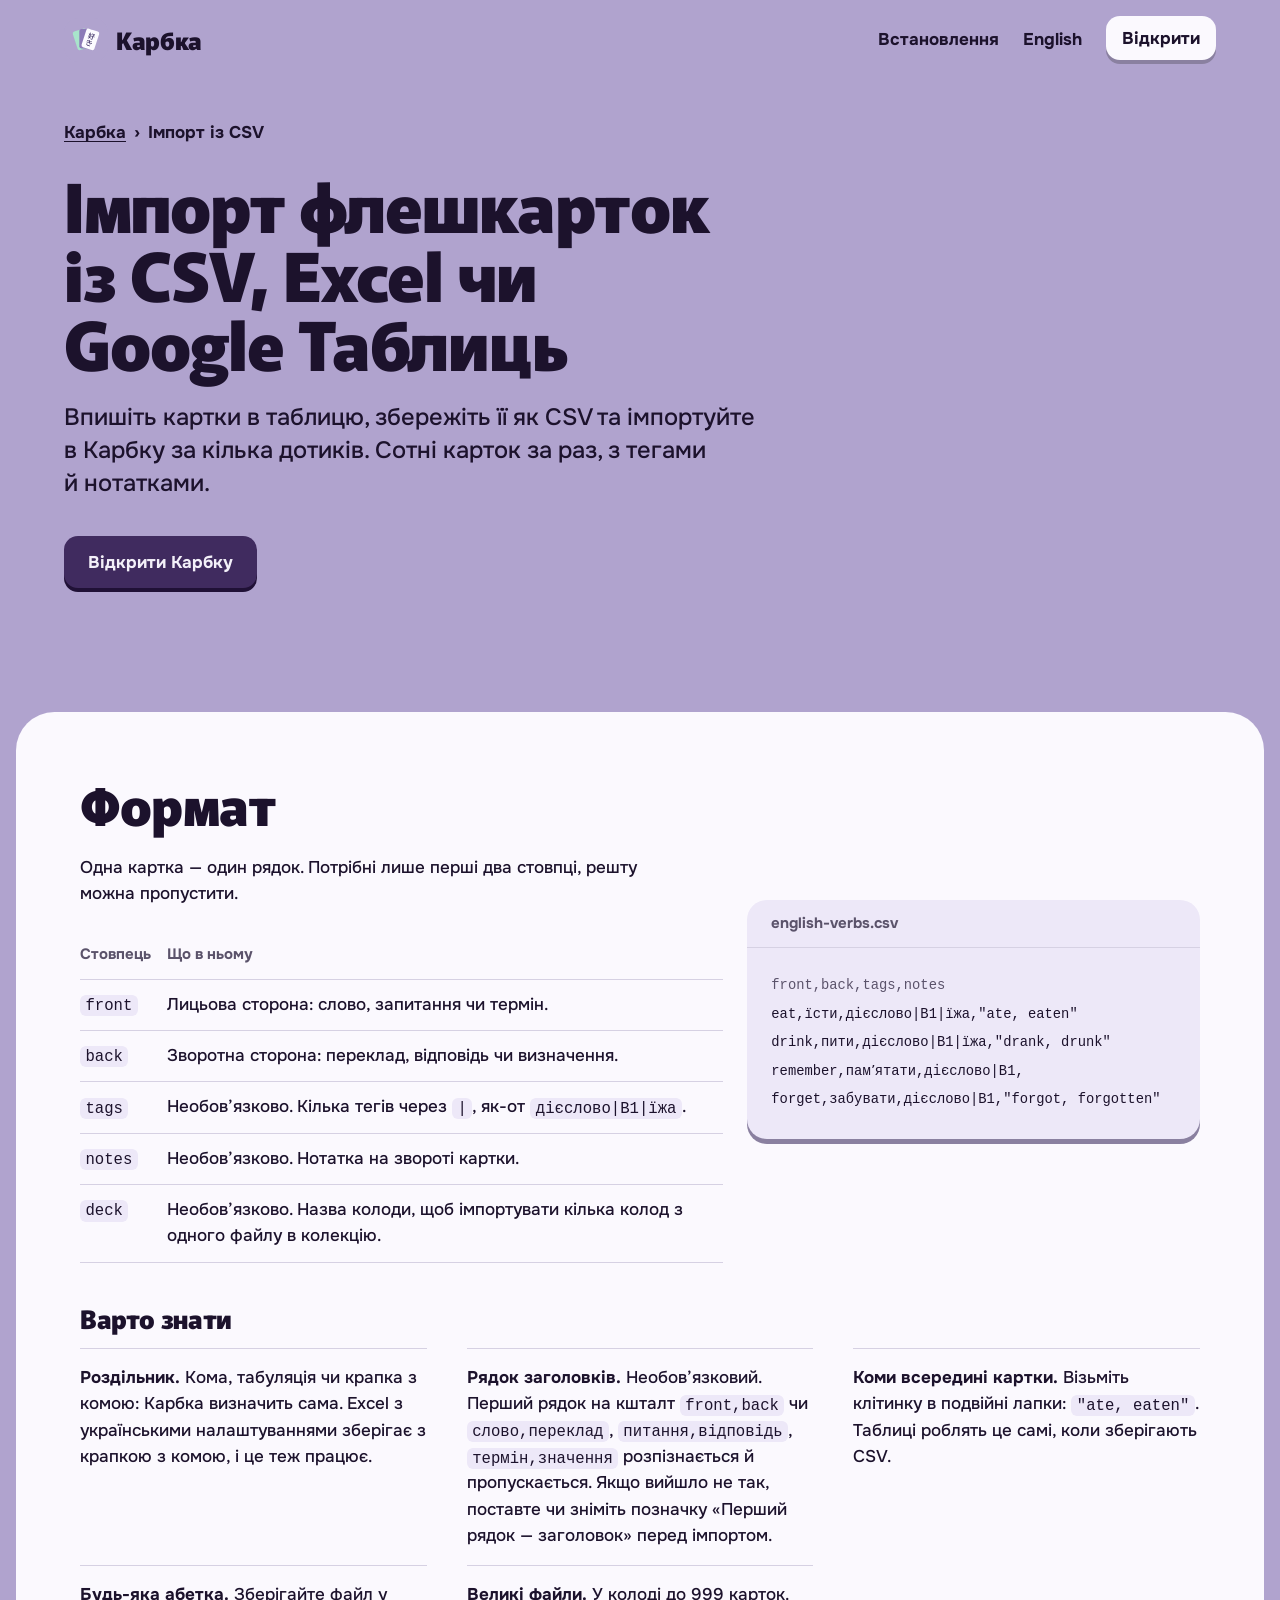
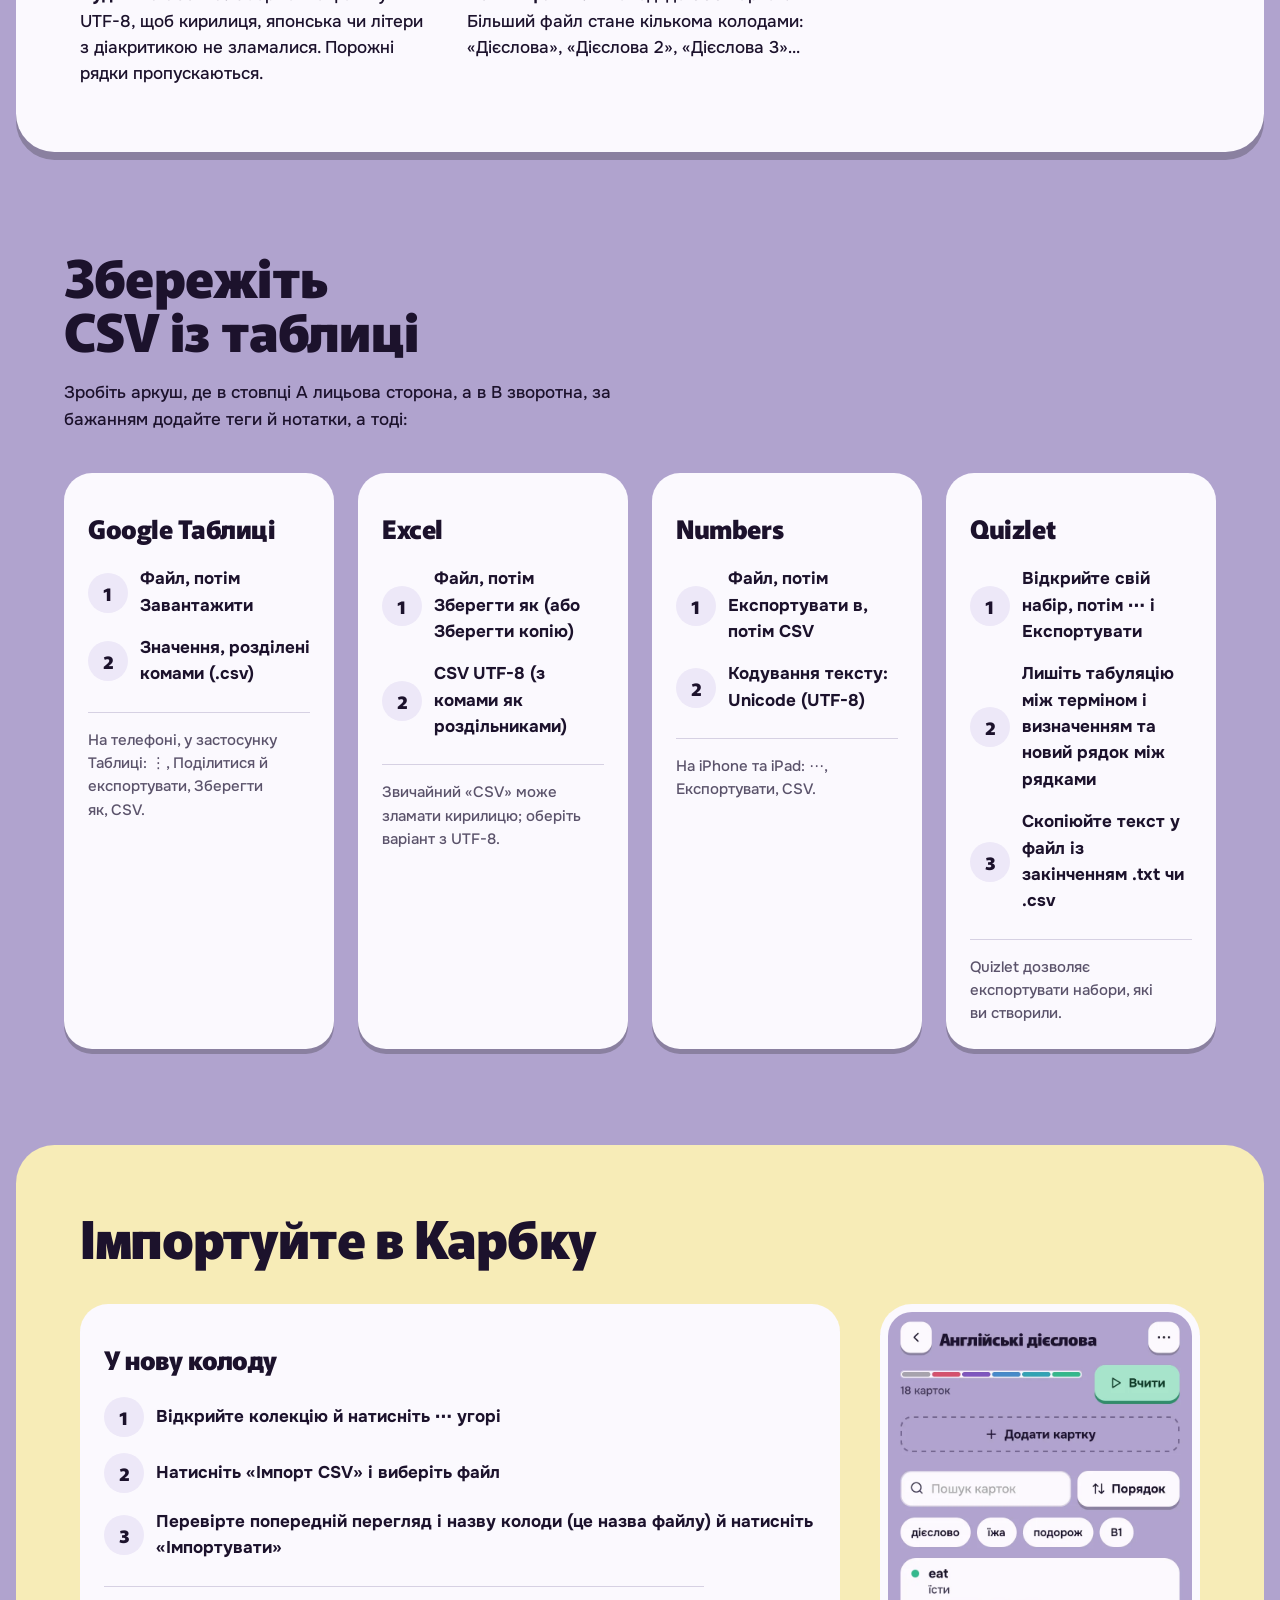
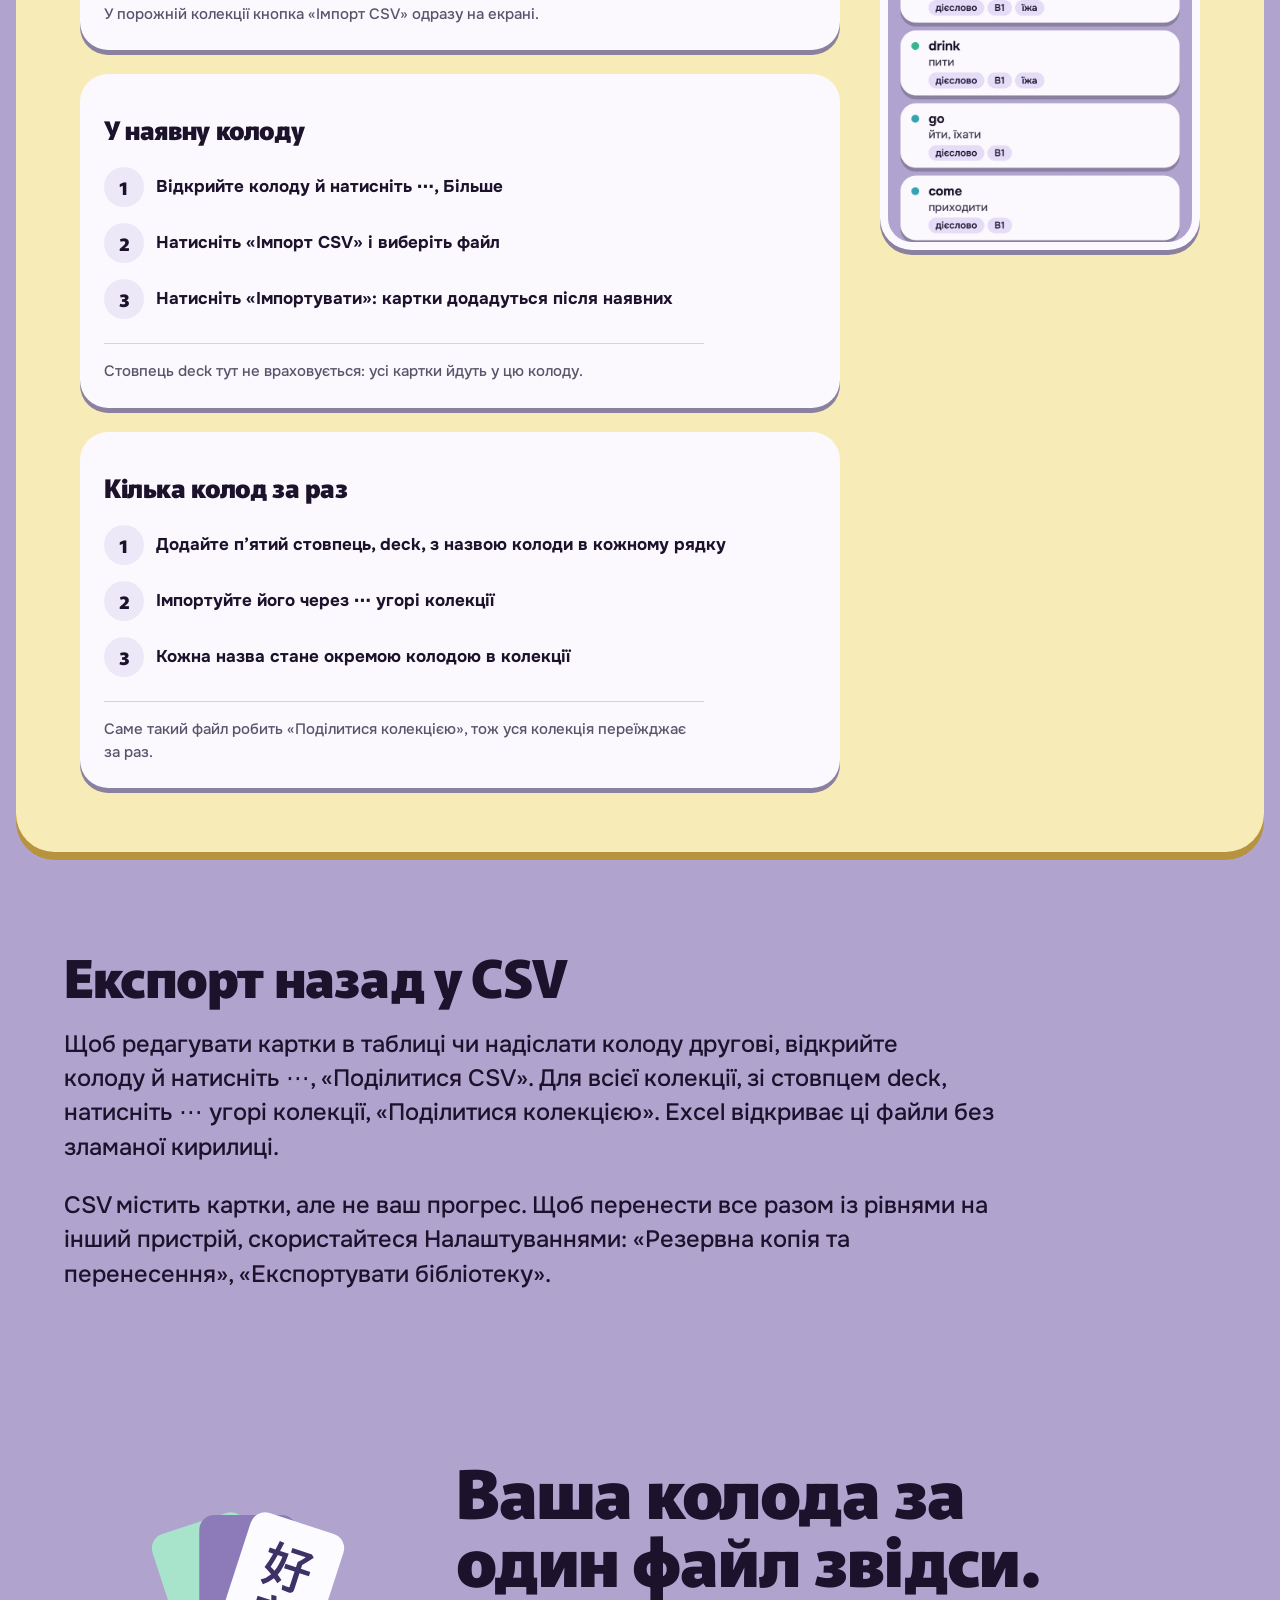
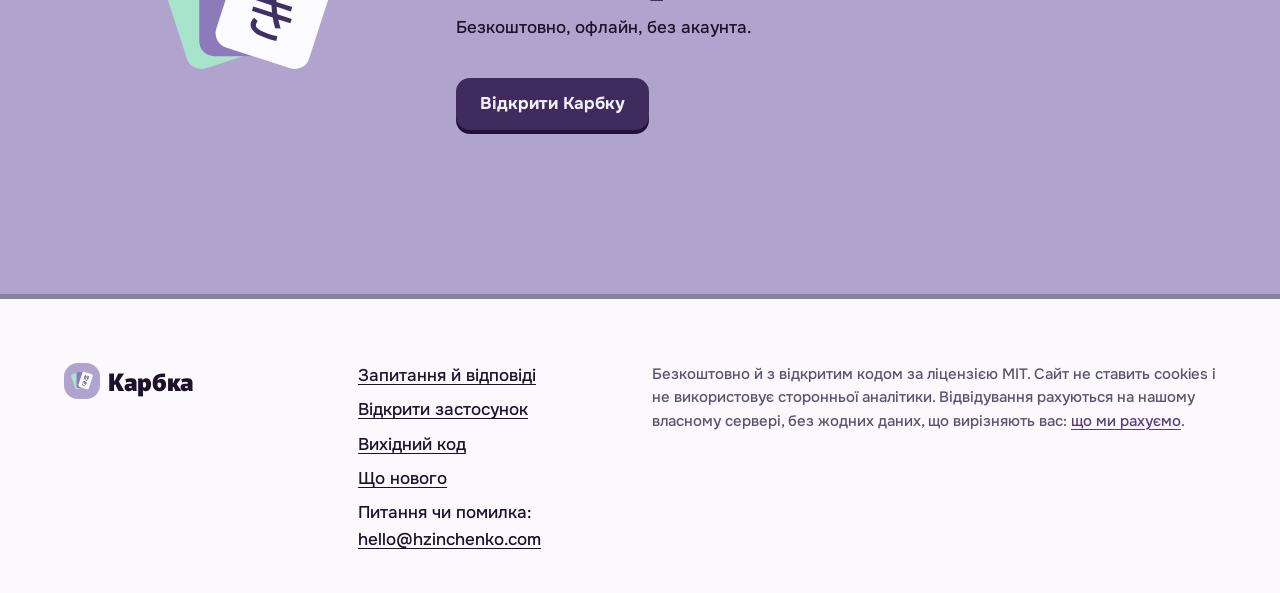
<file: ua/csv/index.html>
<!doctype html>
<html lang="uk">
<head>
  <meta charset="utf-8" />
  <meta name="viewport" content="width=device-width, initial-scale=1, viewport-fit=cover" />
  <title>Імпорт флешкарток із CSV, Excel чи Google Таблиць · Карбка</title>
  <meta name="description" content="Як зробити флешкартки в таблиці й імпортувати їх у Карбку: стовпці CSV, теги, кілька колод в одному файлі та збереження CSV з Excel, Google Таблиць, Numbers чи Quizlet." />
  <meta name="robots" content="index, follow, max-image-preview:large, max-snippet:-1, max-video-preview:-1" />
  <meta name="author" content="Hlib Zinchenko" />
  <meta name="format-detection" content="telephone=no" />
  <link rel="canonical" href="https://karbka.com/ua/csv/" />
  <link rel="alternate" hreflang="en" href="https://karbka.com/csv/" />
  <link rel="alternate" hreflang="uk" href="https://karbka.com/ua/csv/" />
  <link rel="alternate" hreflang="x-default" href="https://karbka.com/csv/" />
  <meta name="theme-color" content="#b0a3ce" />
  <meta name="color-scheme" content="light" />
  <link rel="icon" href="/favicon.svg" type="image/svg+xml" />
  <link rel="icon" href="/favicon.ico" sizes="32x32" />
  <link rel="apple-touch-icon" href="/img/apple-touch-icon-180x180.png" />
  <link rel="manifest" href="/site.webmanifest" />

  <meta property="og:type" content="article" />
  <meta property="og:site_name" content="Карбка" />
  <meta property="og:locale" content="uk_UA" />
  <meta property="og:locale:alternate" content="en_US" />
  <meta property="og:url" content="https://karbka.com/ua/csv/" />
  <meta property="og:title" content="Імпорт флешкарток із CSV, Excel чи Google Таблиць" />
  <meta property="og:description" content="Як зробити флешкартки в таблиці й імпортувати їх у Карбку: стовпці CSV, теги, кілька колод в одному файлі та збереження CSV з Excel, Google Таблиць, Numbers чи Quizlet." />
  <meta property="og:image" content="https://karbka.com/img/og-image-uk.png" />
  <meta property="og:image:type" content="image/png" />
  <meta property="og:image:width" content="1200" />
  <meta property="og:image:height" content="630" />
  <meta property="og:image:alt" content="Карбка: три картки віялом, на верхній 好き, гасло «Закарбуй у памʼяті.» і слова Безкоштовно, Без акаунта, Офлайн." />
  <meta name="twitter:card" content="summary_large_image" />

  <!-- Points at the entities on the home page (@id), so this guide joins the same graph. Keep in step with /csv/. -->
  <script type="application/ld+json">
  {
    "@context": "https://schema.org",
    "@graph": [
      {
        "@type": "TechArticle",
        "@id": "https://karbka.com/ua/csv/#article",
        "url": "https://karbka.com/ua/csv/",
        "headline": "Імпорт флешкарток із CSV, Excel чи Google Таблиць",
        "name": "Імпорт флешкарток із CSV, Excel чи Google Таблиць · Карбка",
        "description": "Як зробити флешкартки в таблиці й імпортувати їх у Карбку: стовпці CSV, теги, кілька колод в одному файлі та збереження CSV з Excel, Google Таблиць, Numbers чи Quizlet.",
        "inLanguage": "uk",
        "isPartOf": {
          "@id": "https://karbka.com/#website"
        },
        "about": {
          "@id": "https://karbka.com/#app"
        },
        "author": {
          "@id": "https://karbka.com/#author"
        },
        "publisher": {
          "@id": "https://karbka.com/#author"
        },
        "image": "https://karbka.com/img/og-image-uk.png",
        "datePublished": "2026-11-10",
        "dateModified": "2026-11-10",
        "breadcrumb": {
          "@id": "https://karbka.com/ua/csv/#breadcrumb"
        }
      },
      {
        "@type": "BreadcrumbList",
        "@id": "https://karbka.com/ua/csv/#breadcrumb",
        "itemListElement": [
          {
            "@type": "ListItem",
            "position": 1,
            "name": "Карбка",
            "item": "https://karbka.com/ua/"
          },
          {
            "@type": "ListItem",
            "position": 2,
            "name": "Імпорт із CSV",
            "item": "https://karbka.com/ua/csv/"
          }
        ]
      }
    ]
  }
  </script>

  <link rel="preload" href="/fonts/murecho-latin-wght-normal.woff2" as="font" type="font/woff2" crossorigin />
  <link rel="preload" href="/fonts/onest-latin-wght-normal.woff2" as="font" type="font/woff2" crossorigin />
  <link rel="stylesheet" href="/styles.css" />
  <script>document.documentElement.classList.add('js');</script>
  <script src="/site.js" defer></script>
</head>
<body>
  <a class="skip" href="#main">До змісту</a>

  <header class="nav wrap">
    <a class="brand" href="/ua/" aria-label="Карбка, головна">
      <img src="/img/icon.svg" width="44" height="44" alt="" />
      <span>Карбка</span>
    </a>
    <nav class="nav-links" aria-label="Головне">
      <a class="nav-install" href="/ua/#install">Встановлення</a>
      <a class="nav-lang" href="/csv/" hreflang="en" lang="en">English</a>
      <a class="btn btn-small" href="https://app.karbka.com/">Відкрити</a>
    </nav>
  </header>

  <!-- A how-to for people searching how to import flashcards from a spreadsheet. The app's own rules: src/lib/io/csv.ts in the app repo. -->
  <main id="main" class="guide">
    <section class="guide-hero wrap" aria-labelledby="guide-h">
      <nav class="crumbs" aria-label="Навігаційний ланцюжок">
        <ol>
          <li><a href="/ua/">Карбка</a></li>
          <li aria-current="page">Імпорт із CSV</li>
        </ol>
      </nav>
      <h1 id="guide-h">Імпорт флешкарток із CSV, Excel чи Google Таблиць</h1>
      <p class="lede">Впишіть картки в таблицю, збережіть її як CSV та імпортуйте в Карбку за кілька дотиків. Сотні карток за раз, з тегами й нотатками.</p>
      <div class="actions">
        <a class="btn btn-primary" href="https://app.karbka.com/">Відкрити Карбку</a>
      </div>
    </section>

    <section class="sheet guide-format" aria-labelledby="format-h">
      <div class="guide-format-copy">
        <h2 id="format-h">Формат</h2>
        <p>Одна картка — один рядок. Потрібні лише перші два стовпці, решту можна пропустити.</p>
        <div class="table-scroll">
          <table class="columns">
            <thead><tr><th scope="col">Стовпець</th><th scope="col">Що в ньому</th></tr></thead>
            <tbody>
            <tr><th scope="row"><code>front</code></th><td>Лицьова сторона: слово, запитання чи термін.</td></tr>
            <tr><th scope="row"><code>back</code></th><td>Зворотна сторона: переклад, відповідь чи визначення.</td></tr>
            <tr><th scope="row"><code>tags</code></th><td>Необовʼязково. Кілька тегів через <code>|</code>, як-от <code>дієслово|B1|їжа</code>.</td></tr>
            <tr><th scope="row"><code>notes</code></th><td>Необовʼязково. Нотатка на звороті картки.</td></tr>
            <tr><th scope="row"><code>deck</code></th><td>Необовʼязково. Назва колоди, щоб імпортувати кілька колод з одного файлу в колекцію.</td></tr>
            </tbody>
          </table>
        </div>
      </div>
      <figure class="csv-file">
        <figcaption>english-verbs.csv</figcaption>
        <pre><code><span class="csv-row csv-header">front,back,tags,notes</span>
<span class="csv-row">eat,їсти,дієслово|B1|їжа,"ate, eaten"</span>
<span class="csv-row">drink,пити,дієслово|B1|їжа,"drank, drunk"</span>
<span class="csv-row">remember,памʼятати,дієслово|B1,</span>
<span class="csv-row">forget,забувати,дієслово|B1,"forgot, forgotten"</span></code></pre>
      </figure>
      <div class="guide-rules">
        <h3>Варто знати</h3>
        <ul>
          <li><strong>Роздільник.</strong> Кома, табуляція чи крапка з комою: Карбка визначить сама. Excel з українськими налаштуваннями зберігає з крапкою з комою, і це теж працює.</li>
          <li><strong>Рядок заголовків.</strong> Необовʼязковий. Перший рядок на кшталт <code>front,back</code> чи <code>слово,переклад</code>, <code>питання,відповідь</code>, <code>термін,значення</code> розпізнається й пропускається. Якщо вийшло не так, поставте чи зніміть позначку «Перший рядок — заголовок» перед імпортом.</li>
          <li><strong>Коми всередині картки.</strong> Візьміть клітинку в подвійні лапки: <code>"ate, eaten"</code>. Таблиці роблять це самі, коли зберігають CSV.</li>
          <li><strong>Будь-яка абетка.</strong> Зберігайте файл у UTF-8, щоб кирилиця, японська чи літери з діакритикою не зламалися. Порожні рядки пропускаються.</li>
          <li><strong>Великі файли.</strong> У колоді до 999 карток. Більший файл стане кількома колодами: «Дієслова», «Дієслова 2», «Дієслова 3»…</li>
        </ul>
      </div>
    </section>

    <section class="guide-sources wrap" aria-labelledby="from-h">
      <div class="guide-head">
        <h2 id="from-h">Збережіть CSV із таблиці</h2>
        <p>Зробіть аркуш, де в стовпці A лицьова сторона, а в B зворотна, за бажанням додайте теги й нотатки, а тоді:</p>
      </div>
      <div class="guide-panels">
        <section class="panel platform" aria-labelledby="from-1">
          <h3 id="from-1">Google Таблиці</h3>
          <ol class="steps">
            <li><span>Файл, потім Завантажити</span></li>
            <li><span>Значення, розділені комами (.csv)</span></li>
          </ol>
          <p class="platform-note">На телефоні, у застосунку Таблиці: ⋮, Поділитися й експортувати, Зберегти як, CSV.</p>
        </section>
        <section class="panel platform" aria-labelledby="from-2">
          <h3 id="from-2">Excel</h3>
          <ol class="steps">
            <li><span>Файл, потім Зберегти як (або Зберегти копію)</span></li>
            <li><span>CSV UTF-8 (з комами як роздільниками)</span></li>
          </ol>
          <p class="platform-note">Звичайний «CSV» може зламати кирилицю; оберіть варіант з UTF-8.</p>
        </section>
        <section class="panel platform" aria-labelledby="from-3">
          <h3 id="from-3">Numbers</h3>
          <ol class="steps">
            <li><span>Файл, потім Експортувати в, потім CSV</span></li>
            <li><span>Кодування тексту: Unicode (UTF-8)</span></li>
          </ol>
          <p class="platform-note">На iPhone та iPad: ⋯, Експортувати, CSV.</p>
        </section>
        <section class="panel platform" aria-labelledby="from-4">
          <h3 id="from-4">Quizlet</h3>
          <ol class="steps">
            <li><span>Відкрийте свій набір, потім ⋯ і Експортувати</span></li>
            <li><span>Лишіть табуляцію між терміном і визначенням та новий рядок між рядками</span></li>
            <li><span>Скопіюйте текст у файл із закінченням .txt чи .csv</span></li>
          </ol>
          <p class="platform-note">Quizlet дозволяє експортувати набори, які ви створили.</p>
        </section>
      </div>
    </section>

    <section class="sheet sheet-butter guide-import" aria-labelledby="import-h">
      <div class="guide-head">
        <h2 id="import-h">Імпортуйте в Карбку</h2>
      </div>
      <div class="guide-import-body">
        <div class="guide-panels guide-panels-stack">
        <section class="panel platform" aria-labelledby="import-1">
          <h3 id="import-1">У нову колоду</h3>
          <ol class="steps">
            <li><span>Відкрийте колекцію й натисніть ⋯ угорі</span></li>
            <li><span>Натисніть «Імпорт CSV» і виберіть файл</span></li>
            <li><span>Перевірте попередній перегляд і назву колоди (це назва файлу) й натисніть «Імпортувати»</span></li>
          </ol>
          <p class="platform-note">У порожній колекції кнопка «Імпорт CSV» одразу на екрані.</p>
        </section>
        <section class="panel platform" aria-labelledby="import-2">
          <h3 id="import-2">У наявну колоду</h3>
          <ol class="steps">
            <li><span>Відкрийте колоду й натисніть ⋯, Більше</span></li>
            <li><span>Натисніть «Імпорт CSV» і виберіть файл</span></li>
            <li><span>Натисніть «Імпортувати»: картки додадуться після наявних</span></li>
          </ol>
          <p class="platform-note">Стовпець deck тут не враховується: усі картки йдуть у цю колоду.</p>
        </section>
        <section class="panel platform" aria-labelledby="import-3">
          <h3 id="import-3">Кілька колод за раз</h3>
          <ol class="steps">
            <li><span>Додайте пʼятий стовпець, deck, з назвою колоди в кожному рядку</span></li>
            <li><span>Імпортуйте його через ⋯ угорі колекції</span></li>
            <li><span>Кожна назва стане окремою колодою в колекції</span></li>
          </ol>
          <p class="platform-note">Саме такий файл робить «Поділитися колекцією», тож уся колекція переїжджає за раз.</p>
        </section>
        </div>
        <figure class="shot shot-deck">
          <img src="/img/uk/deck.webp" width="390" height="844" loading="lazy" alt="Імпортована колода англійських дієслів, кожна картка з тегами" />
        </figure>
      </div>
    </section>

    <section class="guide-export wrap" aria-labelledby="export-h">
      <h2 id="export-h">Експорт назад у CSV</h2>
        <p>Щоб редагувати картки в таблиці чи надіслати колоду другові, відкрийте колоду й натисніть ⋯, «Поділитися CSV». Для всієї колекції, зі стовпцем deck, натисніть ⋯ угорі колекції, «Поділитися колекцією». Excel відкриває ці файли без зламаної кирилиці.</p>
        <p>CSV містить картки, але не ваш прогрес. Щоб перенести все разом із рівнями на інший пристрій, скористайтеся Налаштуваннями: «Резервна копія та перенесення», «Експортувати бібліотеку».</p>
    </section>

    <section class="close wrap" aria-labelledby="close-h">
      <img class="close-icon" src="/img/icon.svg" width="240" height="240" alt="" loading="lazy" />
      <div class="close-copy">
        <h2 id="close-h">Ваша колода за один файл звідси.</h2>
        <p>Безкоштовно, офлайн, без акаунта.</p>
        <a class="btn btn-primary" href="https://app.karbka.com/">Відкрити Карбку</a>
      </div>
    </section>
  </main>

  <footer class="footer">
    <div class="wrap footer-inner">
      <a class="brand" href="/ua/" aria-label="Карбка, головна">
        <img src="/img/icon.svg" width="36" height="36" alt="" />
        <span>Карбка</span>
      </a>
      <ul class="footer-links">
        <li><a href="/ua/#faq">Запитання й відповіді</a></li>
        <li><a href="https://app.karbka.com/">Відкрити застосунок</a></li>
        <li><a href="https://github.com/hlib-zinchenko/karbka">Вихідний код</a></li>
        <li><a href="https://github.com/hlib-zinchenko/karbka/releases">Що нового</a></li>
        <li>Питання чи помилка: <a href="mailto:hello@hzinchenko.com">hello@hzinchenko.com</a></li>
      </ul>
      <p class="footer-small">Безкоштовно й з відкритим кодом за ліцензією MIT. Сайт не ставить cookies і не використовує сторонньої аналітики. Відвідування рахуються на нашому власному сервері, без жодних даних, що вирізняють вас: <a href="/ua/#counts">що ми рахуємо</a>.</p>
    </div>
  </footer>
</body>
</html>
</file>
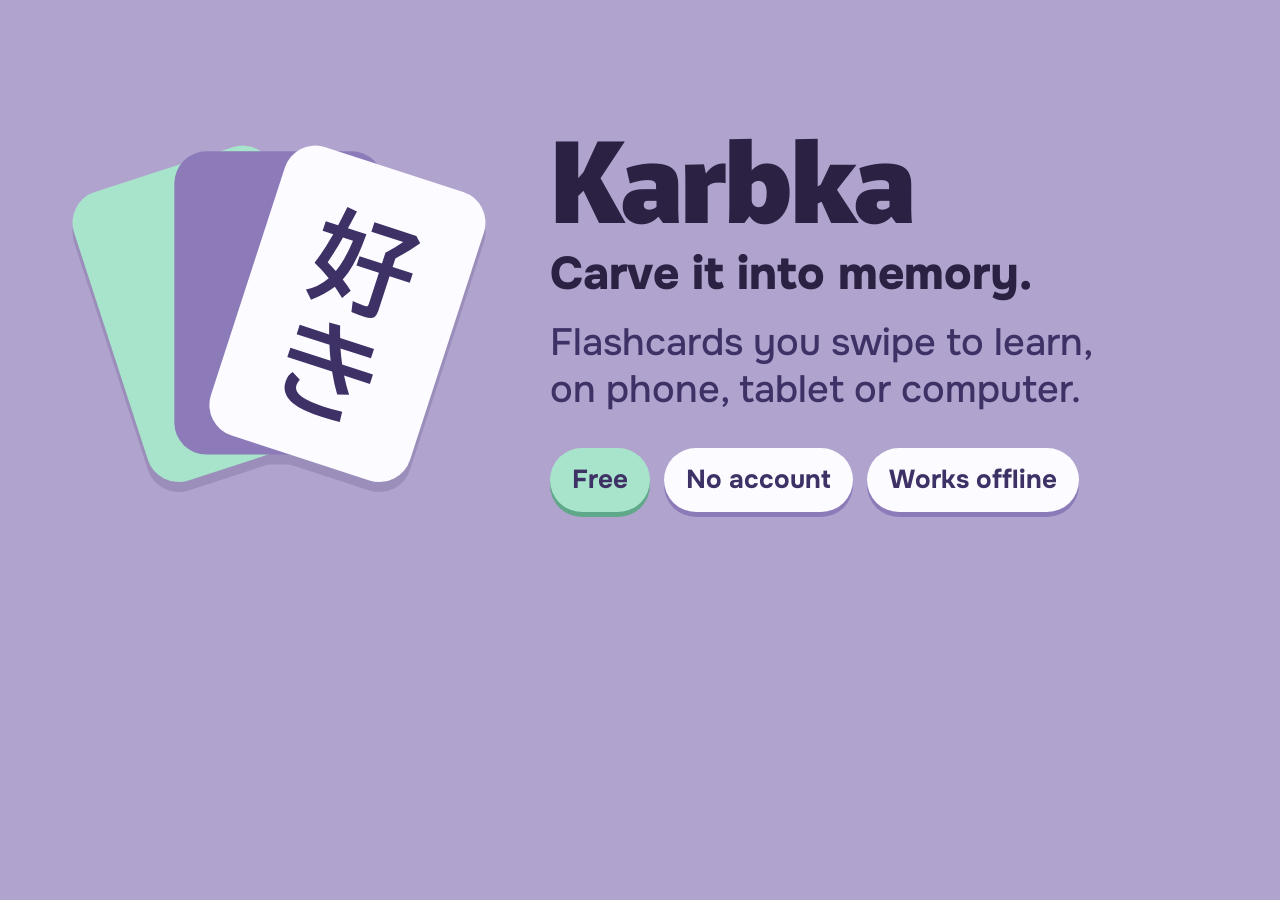
<file: og/card.html>
<!doctype html>
<!-- Source for the link-sharing previews, img/og-image.png (English) and img/og-image-uk.png (Ukrainian).
     Re-render both with the commands in README.md. Not a page: robots.txt keeps crawlers out of /og/. -->
<html lang="en">
<meta charset="utf-8" />
<meta name="robots" content="noindex" />
<title>Karbka preview image</title>
<link rel="stylesheet" href="/styles.css" />
<style>
  html, body { margin: 0; background: #b0a3ce; overflow: hidden; }
  body {
    width: 1200px; height: 630px; box-sizing: border-box;
    display: flex; align-items: center; gap: 56px; padding: 0 88px 0 64px;
    color: #2b2142; font-family: 'Onest Variable', sans-serif;
  }
  .stack { flex: none; width: 430px; height: 510px; filter: drop-shadow(0 10px 0 rgb(62 49 102 / 0.18)); }
  h1 { margin: 0; font: 900 112px/1 'Murecho Variable', sans-serif; letter-spacing: -0.03em; }
  .slogan { margin: 18px 0 0; font-size: 46px; font-weight: 800; line-height: 1.15; }
  p { margin: 18px 0 34px; font-size: 38px; font-weight: 500; line-height: 1.25; color: #3e3166; }
  ul { display: flex; flex-wrap: wrap; gap: 14px; margin: 0; padding: 0; list-style: none; }
  li { padding: 12px 22px; border-radius: 999px; background: #fcfbff; box-shadow: 0 5px 0 #8c7bb8; font-size: 26px; font-weight: 700; color: #3e3166; }
  html[lang='uk'] body { gap: 44px; padding-right: 64px; }
  li.mint { background: #a8e4cb; box-shadow: 0 5px 0 #5fa88a; }
</style>
<body>
<svg xmlns="http://www.w3.org/2000/svg" viewBox="96 60 320 380" class="stack">
  
  <g transform="translate(0 6)">
    <rect x="178" y="122" width="156" height="226" rx="24" fill="#A8E4CB" transform="rotate(-18 256 400)"/>
    <rect x="178" y="122" width="156" height="226" rx="24" fill="#8C7BB8"/>
    <g transform="rotate(18 256 400)">
      <rect x="178" y="122" width="156" height="226" rx="24" fill="#FCFBFF"/>
      <path fill="#3E3166" transform="translate(217.00 226) scale(0.03809 -0.03809)" d="M462 310Q279 434 104 514Q203 786 279 1157H61V1356H315L338 1491Q351 1570 378 1751L583 1725Q578 1691 516 1356H897Q880 693 730 374Q846 297 946 213L829 24Q698 133 627 188Q491 -11 262 -197L106 -37Q325 83 462 310ZM550 489Q654 758 686 1157H479Q436 916 348 616L344 603Q418 565 518 507ZM1581 1083V909H1996V716H1581V0Q1581 -96 1543 -139Q1498 -190 1368 -190Q1227 -190 1087 -178L1046 33Q1218 14 1307 14Q1348 14 1357 38Q1362 52 1362 76V716H901V909H1362V1132Q1366 1136 1382 1152Q1529 1299 1628 1435H974V1628H1836L1951 1515Q1782 1286 1581 1083Z"/>
      <path fill="#3E3166" transform="translate(217.00 310) scale(0.03809 -0.03809)" d="M203 1475H809Q776 1568 738 1696L959 1708Q998 1575 1035 1475H1731V1282H1104Q1161 1140 1233 993H1866V800H1334Q1439 617 1545 472L1321 407Q1205 572 1088 800H168V993H996Q938 1116 877 1282H203ZM1536 -92Q1344 -106 1179 -106Q746 -106 552 -25Q283 88 283 332Q283 469 358 553L537 455Q506 392 506 330Q506 204 678 148Q831 98 1146 98Q1304 98 1518 115Z"/>
    </g>
  </g>
</svg>
<div>
  <h1 data-t="name">Karbka</h1>
  <div class="slogan" data-t="slogan">Carve it into memory.</div>
  <p data-t="lede">Flashcards you swipe to learn,<br />on phone, tablet or computer.</p>
  <ul>
    <li class="mint" data-t="free">Free</li>
    <li data-t="account">No account</li>
    <li data-t="offline">Works offline</li>
  </ul>
</div>
<script>
  // og/card.html#uk renders the Ukrainian preview.
  if (location.hash === '#uk') {
    document.documentElement.lang = 'uk';
    const uk = {
      name: 'Карбка',
      slogan: 'Закарбуй у памʼяті.',
      lede: 'Флешкартки зі свайпом<br />для телефона, планшета<br />й компʼютера.',
      free: 'Безкоштовно',
      account: 'Без акаунта',
      offline: 'Офлайн',
    };
    for (const el of document.querySelectorAll('[data-t]')) el.innerHTML = uk[el.dataset.t];
  }
</script>
</body>
</html>
</file>
<file: styles.css>
/* Hallmark · v2.0.0 · theme: custom · idea: "a table of card stock: every section is a paper tile pressed onto Karbka's lavender, and the first one is a deck you can study" · vibe: "pressed paper tiles on lavender, warm and plain" · genre: playful · job: try (open the web app, install it) · posture: full palette (lavender field, paper tiles, one butter and one plum sheet; mint and rose only mean know and don't know) · axes: mid/grotesk-heavy/chromatic-violet · faces: Murecho 900 display, Onest 500/700 body, system mono for the CSV only (all inherited from the app) · hero: the headline beside a deck you can flip, swipe and hear · nav: wordmark left, two text links and one paper tile, no rule · footer: a paper strip with links, the interface languages and the licence · signature: the deck that carves a notch into a tally stick for every card you know · imagery: screenshots 6 (the app's own README set, captured by its Playwright script) · deal: none (custom; palette from the app's light theme, src/app.css) */
/* Hallmark · pre-emit critique: P4 H4 E4 S5 R4 V4 · weakest: P, a privacy band is a familiar move; kept it to four plain facts in the app's own words and set it on the plum the app uses for its main button */
/* waive 84: the hero deck is a working sample of the swipe, the thing a visitor came to try, not a mock of a screen; six real screenshots carry the sections below */
/* waive 42: the nav is wordmark, links and a tile because the page has one destination (the app) and one anchor (install); named above */

/* ---------- Fonts (self-hosted, same files as the app) ---------- */
@font-face {
  font-family: 'Murecho Variable';
  font-style: normal;
  font-display: swap;
  font-weight: 100 900;
  src: url(/fonts/murecho-cyrillic-wght-normal.woff2) format('woff2-variations');
  unicode-range: U+0301, U+0400-045F, U+0490-0491, U+04B0-04B1, U+2116;
}
@font-face {
  font-family: 'Murecho Variable';
  font-style: normal;
  font-display: swap;
  font-weight: 100 900;
  src: url(/fonts/murecho-latin-ext-wght-normal.woff2) format('woff2-variations');
  unicode-range: U+0100-02BA, U+02BD-02C5, U+02C7-02CC, U+02CE-02D7, U+02DD-02FF, U+0304, U+0308, U+0329, U+1D00-1DBF, U+1E00-1E9F, U+1EF2-1EFF, U+2020, U+20A0-20AB, U+20AD-20C0, U+2113, U+2C60-2C7F, U+A720-A7FF;
}
@font-face {
  font-family: 'Murecho Variable';
  font-style: normal;
  font-display: swap;
  font-weight: 100 900;
  src: url(/fonts/murecho-latin-wght-normal.woff2) format('woff2-variations');
  unicode-range: U+0000-00FF, U+0131, U+0152-0153, U+02BB-02BC, U+02C6, U+02DA, U+02DC, U+0304, U+0308, U+0329, U+2000-206F, U+20AC, U+2122, U+2191, U+2193, U+2212, U+2215, U+FEFF, U+FFFD;
}
@font-face {
  font-family: 'Onest Variable';
  font-style: normal;
  font-display: swap;
  font-weight: 100 900;
  src: url(/fonts/onest-cyrillic-wght-normal.woff2) format('woff2-variations');
  unicode-range: U+0301, U+0400-045F, U+0490-0491, U+04B0-04B1, U+2116;
}
@font-face {
  font-family: 'Onest Variable';
  font-style: normal;
  font-display: swap;
  font-weight: 100 900;
  src: url(/fonts/onest-latin-ext-wght-normal.woff2) format('woff2-variations');
  unicode-range: U+0100-02BA, U+02BD-02C5, U+02C7-02CC, U+02CE-02D7, U+02DD-02FF, U+0304, U+0308, U+0329, U+1D00-1DBF, U+1E00-1E9F, U+1EF2-1EFF, U+2020, U+20A0-20AB, U+20AD-20C0, U+2113, U+2C60-2C7F, U+A720-A7FF;
}
@font-face {
  font-family: 'Onest Variable';
  font-style: normal;
  font-display: swap;
  font-weight: 100 900;
  src: url(/fonts/onest-latin-wght-normal.woff2) format('woff2-variations');
  unicode-range: U+0000-00FF, U+0131, U+0152-0153, U+02BB-02BC, U+02C6, U+02DA, U+02DC, U+0304, U+0308, U+0329, U+2000-206F, U+20AC, U+2122, U+2191, U+2193, U+2212, U+2215, U+FEFF, U+FFFD;
}

/* ---------- Tokens: the app's light theme (flashcards-pwa src/app.css) ---------- */
:root {
  color-scheme: light;

  /* Lavender #B0A3CE is the brand and the ground. */
  --bg: #b0a3ce;
  --surface: oklch(98.5% 0.006 300);
  --surface-edge: oklch(62% 0.05 300);
  --surface-2: oklch(94% 0.022 300);
  --text: oklch(21% 0.05 300);
  --muted-2: oklch(46% 0.04 300);
  --border: oklch(87% 0.025 300);
  --accent: oklch(42% 0.1 300);
  --accent-edge: oklch(60% 0.09 300);
  --primary: oklch(34% 0.09 300);
  --primary-edge: oklch(22% 0.07 300);
  --on-primary: oklch(96% 0.012 300);
  --on-primary-2: oklch(86% 0.04 300);
  --primary-rule: oklch(48% 0.08 300);
  --butter: oklch(94% 0.07 98);
  --butter-edge: oklch(68% 0.11 85);
  --notch: oklch(42% 0.07 75);
  --notch-faint: oklch(86% 0.07 92);
  --mint: #a8e4cb;
  --mint-edge: oklch(58% 0.1 166);
  --on-mint: #143b2d;
  --rose: oklch(84% 0.08 10);
  --rose-edge: oklch(58% 0.14 10);
  --on-rose: #3d1019;
  --code-header: oklch(46% 0.04 300);

  /* Card levels, violet into mint. */
  --lv0: oklch(72% 0.02 300);
  --lv1: oklch(62% 0.17 10);
  --lv2: oklch(55% 0.16 300);
  --lv3: oklch(62% 0.12 250);
  --lv4: oklch(66% 0.1 210);
  --lv5: oklch(70% 0.13 166);

  --focus: var(--text);

  --font-ui: 'Onest Variable', 'Hiragino Sans', 'Hiragino Kaku Gothic ProN', 'Noto Sans JP', 'Yu Gothic UI', system-ui, sans-serif;
  --font-head: 'Murecho Variable', 'Hiragino Sans', 'Noto Sans JP', system-ui, sans-serif;
  --font-mono: ui-monospace, 'SF Mono', Menlo, Consolas, 'Hiragino Sans', 'Noto Sans JP', monospace;

  /* Type */
  --text-display: clamp(3rem, 1rem + 5.6vw, 6.5rem);
  --text-statement: clamp(2.5rem, 1.5rem + 3.4vw, 4.5rem);
  --text-section: clamp(2.25rem, 1.5rem + 2.2vw, 3.5rem);
  --text-title: clamp(1.375rem, 1.2rem + 0.5vw, 1.75rem);
  --text-lede: clamp(1.1875rem, 1rem + 0.6vw, 1.5rem);
  --text-body: 1.0625rem;
  --text-small: 0.9375rem;
  --text-card: clamp(2.25rem, 1.8rem + 1.6vw, 3rem);

  /* Space */
  --space-3xs: 2px;
  --space-2xs: 4px;
  --space-xs: 8px;
  --space-sm: 12px;
  --space-md: 16px;
  --space-lg: 24px;
  --space-xl: 40px;
  --space-2xl: 64px;
  --space-3xl: 96px;
  --space-4xl: 144px;

  /* Layout */
  --container: 1360px;
  --gutter: clamp(16px, 5vw, 64px);
  --sheet-pad: clamp(24px, 5vw, 64px);
  --nav-h: 5rem;

  /* Card stock: a solid edge below instead of a soft shadow. */
  --edge: 5px;
  --edge-sheet: 8px;
  --radius-sm: 14px;
  --radius: 20px;
  --radius-card: 28px;
  --radius-shot: 32px;
  --radius-sheet: clamp(28px, 3vw, 44px);

  /* Motion */
  --ease-out: cubic-bezier(0.22, 1, 0.36, 1);
  --ease-in: cubic-bezier(0.55, 0, 1, 0.45);
  --ease-in-out: cubic-bezier(0.65, 0, 0.35, 1);
  --dur-micro: 120ms;
  --dur-short: 220ms;
  --dur-long: 420ms;
}

/* ---------- Base ---------- */
*,
*::before,
*::after {
  box-sizing: border-box;
}

html {
  overflow-x: clip;
  -webkit-text-size-adjust: 100%;
  text-size-adjust: 100%;
  scroll-behavior: smooth;
  scroll-padding-top: var(--space-lg);
}

body {
  overflow-x: clip;
  margin: 0;
  background: var(--bg);
  color: var(--text);
  font: 500 var(--text-body)/1.55 var(--font-ui);
  font-synthesis: none;
  -webkit-font-smoothing: antialiased;
  padding-bottom: env(safe-area-inset-bottom, 0px);
}

img,
svg {
  display: block;
  max-width: 100%;
}

h1,
h2,
h3 {
  margin: 0;
  font-family: var(--font-head);
  font-weight: 900;
  letter-spacing: -0.015em;
  text-wrap: balance;
  overflow-wrap: break-word;
  min-width: 0;
}

h1 {
  font-size: var(--text-display);
  line-height: 0.98;
  max-width: 11ch;
}

h2 {
  font-size: var(--text-section);
  line-height: 1.04;
  max-width: 16ch;
}

h3 {
  font-size: var(--text-title);
  line-height: 1.15;
}

p {
  margin: 0;
  text-wrap: pretty;
  max-width: 60ch;
}

a {
  color: var(--accent);
  text-underline-offset: 0.18em;
  text-decoration-thickness: 0.08em;
}

::selection {
  background: var(--mint);
  color: var(--on-mint);
}

:where(a, button, [tabindex]):focus-visible {
  outline: 3px solid var(--focus);
  outline-offset: 3px;
}

[hidden] {
  display: none !important;
}

.visually-hidden {
  position: absolute;
  width: 1px;
  height: 1px;
  overflow: hidden;
  clip: rect(0 0 0 0);
  white-space: nowrap;
}

.skip {
  position: absolute;
  z-index: 600;
  left: var(--space-md);
  top: var(--space-md);
  padding: var(--space-sm) var(--space-md);
  border-radius: var(--radius-sm);
  background: var(--surface);
  color: var(--text);
  font-weight: 700;
  transform: translateY(-200%);
}
.skip:focus-visible {
  transform: none;
}

.wrap {
  width: 100%;
  max-width: var(--container);
  margin-inline: auto;
  padding-inline: var(--gutter);
}

/* ---------- Buttons: pressed tiles, as in the app ---------- */
.btn {
  --tile: var(--surface);
  --tile-edge: var(--surface-edge);
  --tile-ink: var(--text);
  display: inline-flex;
  align-items: center;
  justify-content: center;
  gap: var(--space-xs);
  min-height: 52px;
  margin-bottom: var(--space-2xs);
  padding: 0 var(--space-lg);
  border: 0;
  border-radius: var(--radius-sm);
  background: var(--tile);
  box-shadow: 0 var(--space-2xs) 0 var(--tile-edge);
  color: var(--tile-ink);
  font: 700 var(--text-body)/1 var(--font-ui);
  text-decoration: none;
  white-space: nowrap;
  cursor: pointer;
  user-select: none;
  -webkit-tap-highlight-color: transparent;
  touch-action: manipulation;
  transition: transform var(--dur-micro) var(--ease-out), box-shadow var(--dur-micro) var(--ease-out);
}
@media (hover: hover) {
  .btn:hover {
    transform: translateY(-1px);
    box-shadow: 0 5px 0 var(--tile-edge);
  }
}
.btn:active {
  transform: translateY(3px);
  box-shadow: 0 1px 0 var(--tile-edge);
}
.btn:disabled {
  opacity: 0.55;
  cursor: not-allowed;
  transform: none;
  box-shadow: 0 var(--space-2xs) 0 var(--tile-edge);
}
.btn-primary {
  --tile: var(--primary);
  --tile-edge: var(--primary-edge);
  --tile-ink: var(--on-primary);
}
.btn-mint {
  --tile: var(--mint);
  --tile-edge: var(--mint-edge);
  --tile-ink: var(--on-mint);
}
.btn-rose {
  --tile: var(--rose);
  --tile-edge: var(--rose-edge);
  --tile-ink: var(--on-rose);
}
.btn-round {
  width: 52px;
  padding: 0;
  border-radius: 50%;
}
.btn-round svg,
.speak svg {
  fill: none;
  stroke: currentColor;
  stroke-width: 2;
  stroke-linecap: round;
  stroke-linejoin: round;
}
.btn-small {
  min-height: 44px;
  padding: 0 var(--space-md);
}

/* ---------- Nav ---------- */
.nav {
  display: flex;
  align-items: center;
  justify-content: space-between;
  gap: var(--space-md);
  min-height: var(--nav-h);
  padding-top: env(safe-area-inset-top, 0px);
}
.brand {
  display: inline-flex;
  align-items: center;
  gap: var(--space-xs);
  color: var(--text);
  font: 900 1.5rem/1 var(--font-head);
  letter-spacing: -0.015em;
  text-decoration: none;
}
.brand img {
  flex-shrink: 0;
  border-radius: var(--radius-sm);
}
.nav-links {
  display: flex;
  align-items: center;
  gap: var(--space-lg);
}
.nav-links > a:not(.btn) {
  color: var(--text);
  font-weight: 700;
  text-decoration: none;
  white-space: nowrap;
}
@media (hover: hover) {
  .nav-links > a:not(.btn):hover {
    text-decoration: underline;
  }
}
@media (max-width: 30rem) {
  /* The hero's install button and the language link stay; these go. */
  .nav-source,
  .nav-install,
  .nav-links > a[href='#install'] {
    display: none;
  }
  .nav-links {
    gap: var(--space-xs);
  }
  /* The brand, the language link and the button only just fit a 360px phone; tighten all three. */
  .nav {
    gap: var(--space-xs);
  }
  .brand {
    font-size: 1.25rem;
  }
  .brand img {
    width: 36px;
    height: 36px;
  }
  .nav-links .btn-small {
    padding-inline: var(--space-sm);
  }
}
@media (max-width: 22rem) {
  /* A 320px phone: the icon alone stands for the brand (the link keeps its label). */
  .nav .brand span {
    display: none;
  }
}

/* ---------- Hero ---------- */
.hero {
  display: grid;
  grid-template-columns: repeat(12, minmax(0, 1fr));
  column-gap: var(--space-lg);
  align-items: center;
  min-height: min(calc(100svh - var(--nav-h)), 54rem);
  padding-block: var(--space-lg) var(--space-2xl);
}
.hero-copy {
  grid-column: 1 / 7;
}
/* What the app is, in words people search for, above the slogan (both are the h1). */
.hero-kicker {
  display: block;
  margin-bottom: var(--space-md);
  font: 700 var(--text-lede)/1.3 var(--font-ui);
  letter-spacing: 0;
}
.lede {
  margin-top: var(--space-lg);
  max-width: 26ch;
  font-size: var(--text-lede);
  line-height: 1.4;
}
.actions {
  display: flex;
  flex-wrap: wrap;
  gap: var(--space-sm) var(--space-md);
  margin-top: var(--space-xl);
}

/* ---------- The demo deck ---------- */
.demo {
  grid-column: 8 / 13;
  display: grid;
  justify-items: center;
  gap: var(--space-lg);
  margin: 0;
}
.demo figcaption {
  max-width: 30ch;
  font-size: var(--text-small);
  text-align: center;
}
.deck {
  position: relative;
  width: min(100%, 19rem);
  aspect-ratio: 3 / 4;
  margin-bottom: var(--space-xs);
}
.card {
  --card-bg: var(--surface);
  --card-edge: var(--surface-edge);
  position: absolute;
  inset: 0;
  z-index: 1;
  touch-action: pan-y;
  transition: transform var(--dur-long) var(--ease-out), opacity var(--dur-short) var(--ease-out);
}
.card-inner {
  position: relative;
  height: 100%;
  transform-style: preserve-3d;
  transition: transform var(--dur-long) var(--ease-in-out);
}
.card.is-flipped .card-inner {
  transform: rotateY(180deg);
}
.face {
  position: absolute;
  inset: 0;
  display: flex;
  flex-direction: column;
  align-items: center;
  justify-content: center;
  gap: var(--space-sm);
  padding: var(--space-lg);
  border-radius: var(--radius-card);
  background: var(--card-bg);
  box-shadow: 0 var(--edge) 0 var(--card-edge);
  text-align: center;
  backface-visibility: hidden;
  -webkit-backface-visibility: hidden;
  transition: background-color var(--dur-short) var(--ease-out), box-shadow var(--dur-short) var(--ease-out);
}
.face > * {
  transition: opacity var(--dur-short) var(--ease-out);
}
.face-back {
  transform: rotateY(180deg);
}
.card-lang {
  position: absolute;
  top: var(--space-lg);
  left: 0;
  right: 0;
  color: var(--muted-2);
  font-size: var(--text-small);
  font-weight: 700;
}
.card-word {
  font-family: var(--font-ui);
  font-size: var(--text-card);
  font-weight: 700;
  line-height: 1.1;
  letter-spacing: -0.01em;
  overflow-wrap: break-word;
  min-width: 0;
  max-width: 100%;
}
.card-word-back {
  font-size: clamp(1.5rem, 1.3rem + 0.6vw, 1.875rem);
  text-wrap: balance;
}
.card-hint {
  color: var(--muted-2);
  font-size: 1.25rem;
  font-weight: 700;
}
.tags {
  display: flex;
  flex-wrap: wrap;
  justify-content: center;
  gap: var(--space-xs);
  margin-top: var(--space-xs);
}
.tags span {
  padding: var(--space-2xs) var(--space-sm);
  border-radius: 999px;
  background: var(--surface-2);
  font-size: var(--text-small);
  font-weight: 700;
}

/* Know / Don't know badges while dragging, as in the app. */
.badge {
  position: absolute;
  top: var(--space-lg);
  z-index: 2;
  padding: var(--space-xs) var(--space-md);
  border-radius: 999px;
  font-weight: 700;
  opacity: 0;
  pointer-events: none;
}
.badge-know {
  left: var(--space-lg);
  background: var(--mint);
  color: var(--on-mint);
  opacity: clamp(0, var(--drag, 0) * 2.5, 1);
  transform: rotate(-8deg);
}
.badge-miss {
  right: var(--space-lg);
  background: var(--rose);
  color: var(--on-rose);
  opacity: clamp(0, var(--drag, 0) * -2.5, 1);
  transform: rotate(8deg);
}

/* Stack positions. Until the script runs (or without it), the first card sits on top and the next two show as its stack. */
.card[data-pos='0'],
.card:not([data-pos]):nth-child(1) {
  z-index: 4;
  cursor: grab;
}
.card[data-pos='1'],
.card:not([data-pos]):nth-child(2) {
  --card-bg: var(--surface-2);
  --card-edge: var(--accent-edge);
  z-index: 3;
  transform: translate(-7%, 2%) rotate(-5deg);
}
.card[data-pos='2'],
.card[data-pos='3'],
.card:not([data-pos]):nth-child(n + 3) {
  --card-bg: var(--butter);
  --card-edge: var(--butter-edge);
  z-index: 2;
  transform: translate(6%, 3%) rotate(4deg);
}
.card[data-pos='3'],
.card:not([data-pos]):nth-child(n + 4) {
  z-index: 1;
  opacity: 0;
}
.card[data-pos='gone'] {
  visibility: hidden;
}
.card:not([data-pos='0']) .face > *,
.card:not([data-pos]):not(:nth-child(1)) .face > * {
  opacity: 0;
}
.card.is-dragging {
  cursor: grabbing;
  transition: none;
}
.card.fly-know,
.card.fly-miss {
  z-index: 5;
  opacity: 0;
  transition: transform var(--dur-long) var(--ease-in), opacity var(--dur-long) var(--ease-in);
}
.card.fly-know {
  transform: translate(130%, -6%) rotate(20deg);
}
.card.fly-miss {
  transform: translate(-130%, -6%) rotate(-20deg);
}

.speak {
  position: absolute;
  z-index: 6;
  left: calc(50% - 26px);
  bottom: var(--space-lg);
  display: grid;
  place-items: center;
  width: 52px;
  height: 52px;
  border: 0;
  border-radius: 50%;
  background: var(--surface-2);
  color: var(--text);
  cursor: pointer;
  transition: transform var(--dur-micro) var(--ease-out);
}
.speak:active {
  transform: scale(0.94);
}

.deck-done {
  position: absolute;
  inset: 0;
  z-index: 3;
  display: flex;
  flex-direction: column;
  align-items: center;
  justify-content: center;
  gap: var(--space-sm);
  padding: var(--space-lg);
  border-radius: var(--radius-card);
  background: var(--surface);
  box-shadow: 0 var(--edge) 0 var(--surface-edge);
  text-align: center;
}
.deck-done-title {
  font: 900 var(--text-title)/1.15 var(--font-head);
}
.deck-done .btn {
  margin-top: var(--space-sm);
}

.demo-controls {
  display: grid;
  grid-template-columns: minmax(0, 1fr) auto minmax(0, 1fr);
  gap: var(--space-sm);
  width: min(100%, 23rem);
}
.demo-controls .btn:not(.btn-round) {
  padding-inline: var(--space-sm);
}

/* The tally stick: one notch carved for every card you know. */
.tally {
  display: flex;
  align-items: center;
  gap: var(--space-md);
  width: min(100%, 23rem);
}
.stick {
  flex: 1;
  display: flex;
  align-items: center;
  justify-content: space-between;
  height: 2.5rem;
  padding-inline: var(--space-lg);
  border-radius: var(--space-sm);
  background: var(--butter);
  box-shadow: 0 var(--space-2xs) 0 var(--butter-edge);
}
.notch {
  width: 6px;
  height: 60%;
  border-radius: 3px;
  background: var(--notch-faint);
  transform: skewX(-14deg);
}
.notch.is-carved {
  background: var(--notch);
  animation: carve var(--dur-short) var(--ease-out);
}
@keyframes carve {
  from {
    transform: skewX(-14deg) scaleY(0);
  }
  to {
    transform: skewX(-14deg) scaleY(1);
  }
}
.tally-count {
  font-size: var(--text-small);
  font-weight: 700;
  font-variant-numeric: tabular-nums;
  white-space: nowrap;
}

html:not(.js) .demo-controls,
html:not(.js) .tally {
  display: none;
}

/* ---------- Screenshots: each mounted on a paper tile ---------- */
.shot {
  --mat: var(--surface);
  margin: 0;
  padding: var(--space-xs);
  border-radius: var(--radius-shot);
  background: var(--mat);
  box-shadow: 0 var(--edge) 0 var(--surface-edge);
}
.shot img {
  width: 100%;
  height: auto;
  border-radius: calc(var(--radius-shot) - var(--space-xs));
}

/* ---------- Sheets: big paper tiles on the lavender ---------- */
.sheet {
  --sheet-bg: var(--surface);
  --sheet-edge: var(--surface-edge);
  width: min(100% - 2 * var(--space-md), var(--container) - 2 * var(--gutter) + 2 * var(--sheet-pad));
  margin-inline: auto;
  padding: var(--sheet-pad);
  border-radius: var(--radius-sheet);
  background: var(--sheet-bg);
  box-shadow: 0 var(--edge-sheet) 0 var(--sheet-edge);
}
.sheet-butter {
  --sheet-bg: var(--butter);
  --sheet-edge: var(--butter-edge);
}
.sheet-plum {
  --sheet-bg: var(--primary);
  --sheet-edge: var(--primary-edge);
  color: var(--on-primary);
}

main > section + section {
  margin-top: var(--space-4xl);
}
main > .sheet,
main > .sheet + section {
  margin-top: var(--space-3xl);
}

/* ---------- Study ---------- */
.study {
  display: grid;
  grid-template-columns: repeat(12, minmax(0, 1fr));
  column-gap: var(--space-lg);
  row-gap: var(--space-xl);
}
.study .shot {
  --mat: var(--surface-2);
}
.study-head {
  grid-column: 1 / 5;
  align-self: start;
  display: grid;
  gap: var(--space-lg);
  padding-top: var(--space-lg);
}
.study-head h2 {
  max-width: 10ch;
}
.study-head p {
  max-width: 30ch;
}
.shots {
  grid-column: 5 / 13;
  display: grid;
  grid-template-columns: repeat(3, minmax(0, 1fr));
  gap: var(--space-lg);
  align-items: start;
  margin: 0;
  padding: 0;
  list-style: none;
}
.shots li:nth-child(2) {
  margin-top: var(--space-2xl);
}
.shots li:nth-child(3) {
  margin-top: var(--space-lg);
}
.shot-caption {
  margin-top: var(--space-md);
  padding-inline: var(--space-xs);
  font-size: var(--text-small);
  font-weight: 700;
  max-width: 24ch;
}

/* ---------- Levels ---------- */
.levels {
  display: grid;
  grid-template-columns: repeat(12, minmax(0, 1fr));
  column-gap: var(--space-lg);
  row-gap: var(--space-lg);
  align-items: end;
}
.levels-head {
  display: contents;
}
.levels-head h2 {
  grid-column: 1 / 7;
  max-width: 12ch;
}
.levels-head p {
  grid-column: 8 / 13;
  font-size: var(--text-lede);
  line-height: 1.4;
  max-width: 28ch;
}
.stairs {
  --stair: clamp(2.25rem, 3.6vw, 3.25rem);
  grid-column: 1 / 13;
  display: grid;
  grid-template-columns: repeat(6, minmax(0, 1fr));
  gap: var(--space-md);
  align-items: end;
  margin: var(--space-2xl) 0 0;
  padding: 0;
  list-style: none;
}
.lv {
  --lvc: var(--lv0);
}
.lv1 {
  --lvc: var(--lv1);
}
.lv2 {
  --lvc: var(--lv2);
}
.lv3 {
  --lvc: var(--lv3);
}
.lv4 {
  --lvc: var(--lv4);
}
.lv5 {
  --lvc: var(--lv5);
}
.step {
  display: block;
  height: calc(var(--n) * var(--stair));
  border-radius: var(--radius);
  background: var(--lvc);
  box-shadow: 0 var(--edge) 0 color-mix(in oklch, var(--lvc), var(--text) 35%);
}
.step-name {
  display: block;
  margin-top: var(--space-md);
  font-weight: 700;
}

/* ---------- Read aloud ---------- */
.aloud {
  display: grid;
  grid-template-columns: repeat(12, minmax(0, 1fr));
  column-gap: var(--space-lg);
  row-gap: var(--space-xl);
  align-items: center;
}
.aloud-shots {
  grid-column: 1 / 7;
  display: grid;
  grid-template-columns: minmax(0, 1.2fr) minmax(0, 1fr);
  gap: var(--space-lg);
  align-items: start;
}
.aloud .shot-side {
  margin-top: var(--space-3xl);
}
.aloud-copy {
  grid-column: 8 / 13;
  display: grid;
  gap: var(--space-lg);
}
.aloud-copy h2 {
  max-width: 9ch;
}
.aloud-copy p {
  font-size: var(--text-lede);
  line-height: 1.45;
  max-width: 30ch;
}

/* ---------- CSV ---------- */
.csv {
  display: grid;
  grid-template-columns: repeat(12, minmax(0, 1fr));
  column-gap: var(--space-lg);
  row-gap: var(--space-xl);
  align-items: center;
}
.csv-head {
  grid-column: 1 / 8;
  display: grid;
  gap: var(--space-lg);
  align-self: end;
}
.csv-head h2 {
  max-width: 13ch;
}
.csv-head p {
  max-width: 44ch;
}
.csv-file {
  grid-column: 1 / 8;
  grid-row: 2;
  align-self: start;
  margin: 0;
  border-radius: var(--radius);
  background: var(--surface);
  box-shadow: 0 var(--edge) 0 var(--surface-edge);
  overflow: hidden;
}
.csv-file figcaption {
  padding: var(--space-sm) var(--space-lg);
  border-bottom: 1px solid var(--border);
  color: var(--muted-2);
  font-size: var(--text-small);
  font-weight: 700;
}
.csv-file pre {
  margin: 0;
  padding: var(--space-lg);
  overflow-x: auto;
  font: 500 var(--text-body)/1.9 var(--font-mono);
}
.csv-header {
  color: var(--code-header);
}
.shot-deck {
  grid-column: 9 / 13;
  grid-row: 1 / 3;
  justify-self: end;
  width: min(100%, 22rem);
}
.shot-deck img {
  aspect-ratio: 780 / 1360;
  object-fit: cover;
  object-position: top;
}

/* ---------- Privacy ---------- */
.private {
  display: grid;
  gap: var(--space-2xl);
}
.private h2 {
  max-width: 14ch;
}
.facts {
  display: grid;
  grid-template-columns: repeat(4, minmax(0, 1fr));
  gap: var(--space-lg);
  margin: 0;
}
.facts div {
  display: grid;
  align-content: start;
  gap: var(--space-sm);
  padding-top: var(--space-lg);
  border-top: 1px solid var(--primary-rule);
}
.facts dt {
  font: 900 var(--text-title)/1.15 var(--font-head);
  letter-spacing: -0.01em;
}
.facts dd {
  margin: 0;
  color: var(--on-primary-2);
}

/* ---------- Install ---------- */
.install {
  display: grid;
  grid-template-columns: repeat(12, minmax(0, 1fr));
  column-gap: var(--space-lg);
  row-gap: var(--space-xl);
  align-items: start;
}
.install-head {
  grid-column: 1 / 5;
  display: grid;
  gap: var(--space-lg);
  padding-top: var(--space-lg);
}
.install-head h2 {
  max-width: 10ch;
}
.install-head p {
  max-width: 30ch;
}
.platforms {
  grid-column: 6 / 13;
  display: grid;
  grid-template-columns: repeat(2, minmax(0, 1fr));
  gap: var(--space-lg);
}
.panel {
  border-radius: var(--radius-card);
  background: var(--surface);
  box-shadow: 0 var(--edge) 0 var(--surface-edge);
}
.platform {
  display: grid;
  align-content: start;
  gap: var(--space-lg);
  padding: var(--space-xl) var(--space-lg) var(--space-lg);
}
.steps {
  counter-reset: step;
  display: grid;
  gap: var(--space-md);
  margin: 0;
  padding: 0;
  list-style: none;
}
.steps li {
  counter-increment: step;
  display: grid;
  grid-template-columns: 2.5rem minmax(0, 1fr);
  gap: var(--space-sm);
  align-items: center;
  font-weight: 700;
}
.steps li::before {
  content: counter(step);
  display: grid;
  place-items: center;
  width: 2.5rem;
  height: 2.5rem;
  border-radius: 50%;
  background: var(--surface-2);
  font: 900 1.125rem/1 var(--font-head);
}
.platform-note {
  margin-top: auto;
  padding-top: var(--space-md);
  border-top: 1px solid var(--border);
  color: var(--muted-2);
  font-size: var(--text-small);
}
/* The computer panel spans both columns under the phone and tablet ones. */
.platform-wide {
  grid-column: 1 / -1;
}
kbd {
  display: inline-block;
  min-width: 1.75em;
  padding: 0 var(--space-2xs);
  border-radius: var(--radius-sm);
  background: var(--surface-2);
  box-shadow: 0 2px 0 var(--surface-edge);
  color: var(--text);
  font: 700 0.9em/1.5 var(--font-ui);
  text-align: center;
}

/* ---------- Questions ---------- */
.faq {
  display: grid;
  gap: var(--space-xl);
}
.faq-head {
  display: grid;
  gap: var(--space-lg);
}
.faq-head p {
  max-width: 44ch;
}
.faq-list {
  display: grid;
  grid-template-columns: repeat(auto-fit, minmax(min(100%, 22rem), 1fr));
  gap: var(--space-lg);
}
.faq-item {
  display: grid;
  align-content: start;
  gap: var(--space-sm);
  padding: var(--space-lg);
}
.faq-item h3 {
  font-size: clamp(1.1875rem, 1.1rem + 0.3vw, 1.375rem);
}
.faq-item p {
  color: var(--muted-2);
}

/* ---------- Guide pages (/csv/, /ua/csv/) ---------- */
.guide-hero {
  display: grid;
  gap: var(--space-lg);
  padding-block: var(--space-xl) var(--space-lg);
}
.guide-hero h1 {
  max-width: 18ch;
  font-size: var(--text-statement);
  line-height: 1.02;
}
.guide-hero .lede {
  margin-top: 0;
  max-width: 44ch;
}
.guide-hero .actions {
  margin-top: var(--space-sm);
}
.crumbs ol {
  display: flex;
  flex-wrap: wrap;
  gap: var(--space-xs);
  margin: 0;
  padding: 0;
  list-style: none;
  font-weight: 700;
}
.crumbs li + li::before {
  content: '›';
  margin-right: var(--space-xs);
}
.crumbs a {
  color: var(--text);
}
.guide code {
  font: 500 0.92em/1 var(--font-mono);
}
.guide :not(pre) > code {
  padding: 0.1em 0.35em;
  border-radius: 6px;
  background: var(--surface-2);
}
.guide-format {
  display: grid;
  grid-template-columns: repeat(12, minmax(0, 1fr));
  column-gap: var(--space-lg);
  row-gap: var(--space-xl);
  align-items: start;
}
.guide-format-copy {
  grid-column: 1 / 8;
  display: grid;
  gap: var(--space-lg);
}
.guide-format .csv-file {
  grid-column: 8 / 13;
  grid-row: auto;
  align-self: center;
  background: var(--surface-2);
}
.guide-format .csv-file pre {
  font-size: var(--text-small);
}
.table-scroll {
  overflow-x: auto;
}
.columns {
  width: 100%;
  border-collapse: collapse;
}
.columns th,
.columns td {
  padding: var(--space-sm) var(--space-md) var(--space-sm) 0;
  border-bottom: 1px solid var(--border);
  text-align: left;
  vertical-align: top;
}
.columns thead th {
  color: var(--muted-2);
  font-size: var(--text-small);
}
.columns tbody th {
  white-space: nowrap;
}
.guide-rules {
  grid-column: 1 / -1;
  display: grid;
  gap: var(--space-md);
}
.guide-rules ul {
  display: grid;
  grid-template-columns: repeat(auto-fit, minmax(min(100%, 20rem), 1fr));
  gap: var(--space-md) var(--space-xl);
  margin: 0;
  padding: 0;
  list-style: none;
}
.guide-rules li {
  padding-top: var(--space-md);
  border-top: 1px solid var(--border);
}
.guide-sources,
.guide-import {
  display: grid;
  gap: var(--space-xl);
}
.guide-head {
  display: grid;
  gap: var(--space-lg);
}
.guide-head p {
  max-width: 50ch;
}
.guide-panels {
  display: grid;
  grid-template-columns: repeat(auto-fit, minmax(min(100%, 17rem), 1fr));
  gap: var(--space-lg);
}
/* Four sources: two by two, four across on a wide screen, one column on a phone. */
.guide-sources .guide-panels {
  grid-template-columns: repeat(2, minmax(0, 1fr));
}
@media (min-width: 80rem) {
  .guide-sources .guide-panels {
    grid-template-columns: repeat(4, minmax(0, 1fr));
  }
}
@media (max-width: 40rem) {
  .guide-sources .guide-panels {
    grid-template-columns: minmax(0, 1fr);
  }
}
.guide-panels-stack {
  grid-template-columns: minmax(0, 1fr);
}
.guide-import-body {
  display: grid;
  grid-template-columns: minmax(0, 1fr) min(100%, 20rem);
  gap: var(--space-xl);
  align-items: start;
}
.guide-import .shot-deck {
  grid-column: auto;
  grid-row: auto;
  width: 100%;
}
.guide-export {
  display: grid;
  gap: var(--space-lg);
}
.guide-export p {
  max-width: 60ch;
  font-size: var(--text-lede);
  line-height: 1.45;
}
@media (max-width: 60rem) {
  .guide-format-copy,
  .guide-format .csv-file {
    grid-column: 1 / -1;
  }
  .guide-import-body {
    grid-template-columns: minmax(0, 1fr);
  }
  .guide-import .shot-deck {
    justify-self: center;
    width: min(100%, 20rem);
  }
}

/* ---------- What we count ---------- */
.counts {
  display: grid;
  grid-template-columns: repeat(12, minmax(0, 1fr));
  column-gap: var(--space-lg);
  row-gap: var(--space-xl);
  align-items: start;
}
.counts-head {
  grid-column: 1 / 5;
  display: grid;
  gap: var(--space-lg);
  padding-top: var(--space-lg);
}
.counts-head p {
  max-width: 34ch;
}
.counts-lists {
  grid-column: 6 / 13;
  display: grid;
  grid-template-columns: repeat(2, minmax(0, 1fr));
  gap: var(--space-lg);
}
.counts .panel {
  /* Cards on the paper sheet: a shade darker than it, as screenshots sit on --surface-2 in .study. */
  background: var(--surface-2);
}
.counts-list {
  display: grid;
  align-content: start;
  gap: var(--space-md);
  padding: var(--space-xl) var(--space-lg) var(--space-lg);
}
.counts-list ul {
  display: grid;
  gap: var(--space-xs);
  margin: 0;
  padding-left: 1.2em;
}
.counts-list li::marker {
  color: var(--muted-2);
}
.counts-note {
  grid-column: 1 / -1;
  color: var(--muted-2);
  font-size: var(--text-small);
}
.counts-note p {
  margin: 0 0 var(--space-xs);
}

/* ---------- Close ---------- */
.close {
  display: grid;
  grid-template-columns: repeat(12, minmax(0, 1fr));
  column-gap: var(--space-lg);
  row-gap: var(--space-xl);
  align-items: center;
}
.close-icon {
  grid-column: 1 / 5;
  justify-self: center;
  width: min(100%, 20rem);
  height: auto;
}
.close-copy {
  grid-column: 5 / 13;
  display: grid;
  justify-items: start;
  gap: var(--space-lg);
}
.close-copy h2 {
  font-size: var(--text-statement);
  line-height: 1;
  max-width: 14ch;
}
.close-name {
  font-size: var(--text-lede);
  line-height: 1.4;
  max-width: 34ch;
}
.close-copy .btn {
  margin-top: var(--space-sm);
}

/* ---------- Footer ---------- */
.footer {
  margin-top: var(--space-4xl);
  padding-block: var(--space-2xl) var(--space-xl);
  background: var(--surface);
  box-shadow: 0 calc(-1 * var(--edge)) 0 var(--surface-edge);
}
.footer-inner {
  display: grid;
  grid-template-columns: repeat(12, minmax(0, 1fr));
  column-gap: var(--space-lg);
  row-gap: var(--space-lg);
  align-items: start;
}
.footer .brand {
  grid-column: 1 / 4;
}
.footer-links {
  grid-column: 4 / 7;
  display: grid;
  gap: var(--space-xs);
  margin: 0;
  padding: 0;
  list-style: none;
}
.footer-links a {
  color: var(--text);
  font-weight: 500;
}
.footer-langs {
  grid-column: 7 / 13;
}
.footer-small {
  grid-column: 7 / 13;
  color: var(--muted-2);
  font-size: var(--text-small);
}

/* ---------- 404 ---------- */
.missing {
  display: grid;
  justify-items: start;
  align-content: center;
  gap: var(--space-md);
  min-height: 100svh;
  padding-block: var(--space-2xl);
}
.missing h1 {
  margin: 0;
  font: 900 var(--text-display) / 1 var(--font-head);
}
.missing p {
  margin: 0;
  max-width: 34rem;
  font-size: var(--text-lede);
}

/* ---------- Narrow screens ---------- */
@media (max-width: 60rem) {
  .hero {
    min-height: 0;
    row-gap: var(--space-2xl);
    padding-block: var(--space-md) var(--space-xl);
  }
  .hero-copy,
  .demo {
    grid-column: 1 / -1;
  }
  .study-head,
  .shots,
  .levels-head h2,
  .levels-head p,
  .aloud-shots,
  .aloud-copy,
  .csv-head,
  .csv-file,
  .shot-deck,
  .install-head,
  .platforms,
  .counts-head,
  .counts-lists,
  .close-icon,
  .close-copy {
    grid-column: 1 / -1;
  }
  .study-head,
  .install-head,
  .counts-head {
    padding-top: 0;
  }
  .aloud-copy {
    grid-row: 1;
  }
  .csv-file {
    grid-row: auto;
  }
  .shot-deck {
    grid-row: auto;
    justify-self: center;
  }
  .facts {
    grid-template-columns: repeat(2, minmax(0, 1fr));
  }
  .close-icon {
    justify-self: start;
    width: 10rem;
  }
  .footer .brand,
  .footer-links,
  .footer-langs,
  .footer-small {
    grid-column: 1 / -1;
  }
  main > section + section {
    margin-top: var(--space-3xl);
  }
  main > .sheet,
  main > .sheet + section {
    margin-top: var(--space-2xl);
  }
}

@media (max-width: 40rem) {
  /* Leave room for the cards behind to show at the sides. */
  .deck {
    width: min(78%, 16rem);
  }
  /* Screenshots scroll sideways instead of shrinking past legibility. */
  .shots {
    display: flex;
    gap: var(--space-md);
    margin-inline: calc(-1 * var(--sheet-pad));
    padding-inline: var(--sheet-pad);
    padding-bottom: var(--space-sm);
    overflow-x: auto;
    scroll-snap-type: x mandatory;
    scroll-padding-inline: var(--sheet-pad);
  }
  .shots li {
    flex: 0 0 min(72%, 17rem);
    scroll-snap-align: start;
  }
  .shots li:nth-child(n) {
    margin-top: 0;
  }
  .stairs {
    grid-template-columns: minmax(0, 1fr);
    gap: var(--space-sm);
    margin-top: var(--space-lg);
  }
  .lv {
    display: grid;
    grid-template-columns: 6.5rem minmax(0, 1fr);
    align-items: center;
    gap: var(--space-sm);
  }
  .step {
    order: 2;
    width: calc(var(--n) / 6 * 100%);
    height: 2.5rem;
    border-radius: var(--radius-sm);
  }
  .step-name {
    order: 1;
    margin-top: 0;
  }
  .aloud-shots {
    gap: var(--space-md);
  }
  .aloud .shot-side {
    margin-top: var(--space-2xl);
  }
  .facts,
  .platforms,
  .counts-lists {
    grid-template-columns: minmax(0, 1fr);
  }
  .platform,
  .counts-list {
    padding: var(--space-lg) var(--space-md) var(--space-md);
  }
}

@media (prefers-reduced-motion: reduce) {
  html {
    scroll-behavior: auto;
  }
  *,
  *::before,
  *::after {
    transition-duration: 1ms !important;
    animation-duration: 1ms !important;
  }
}
</file>
